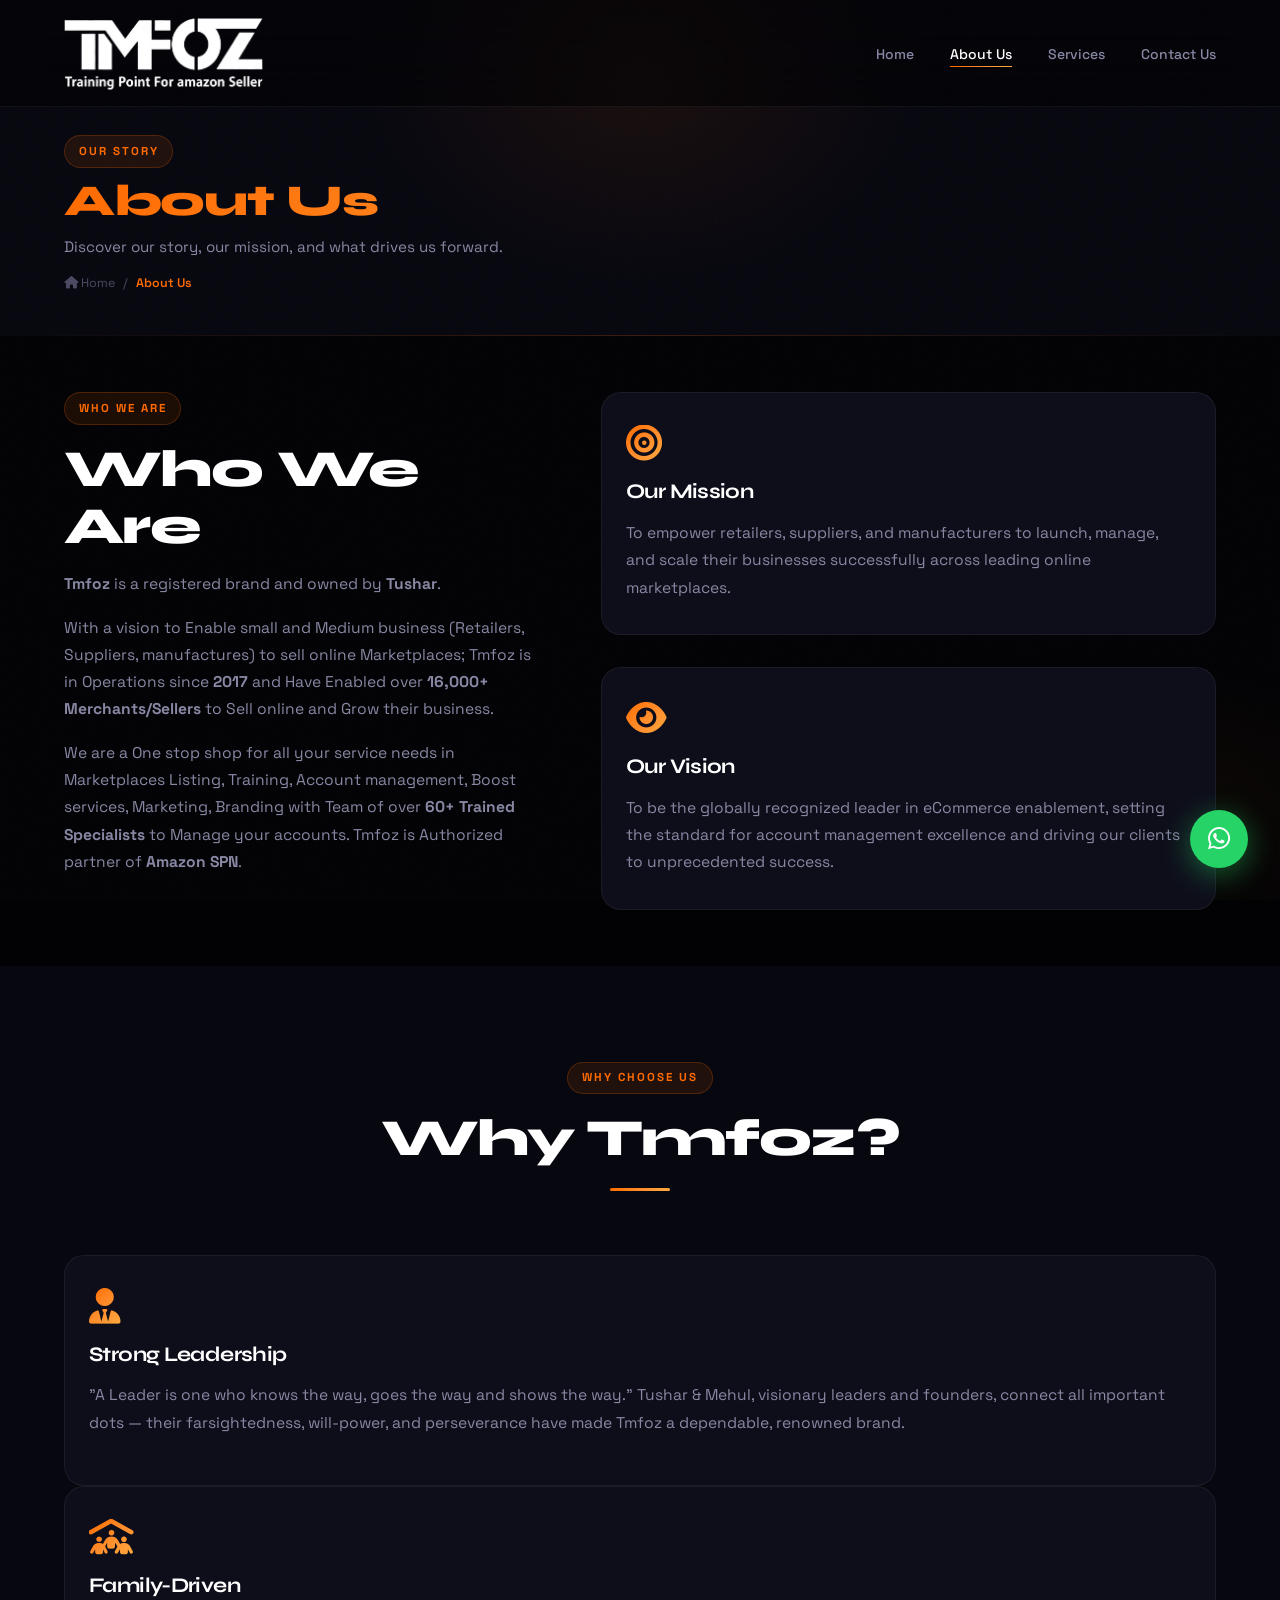
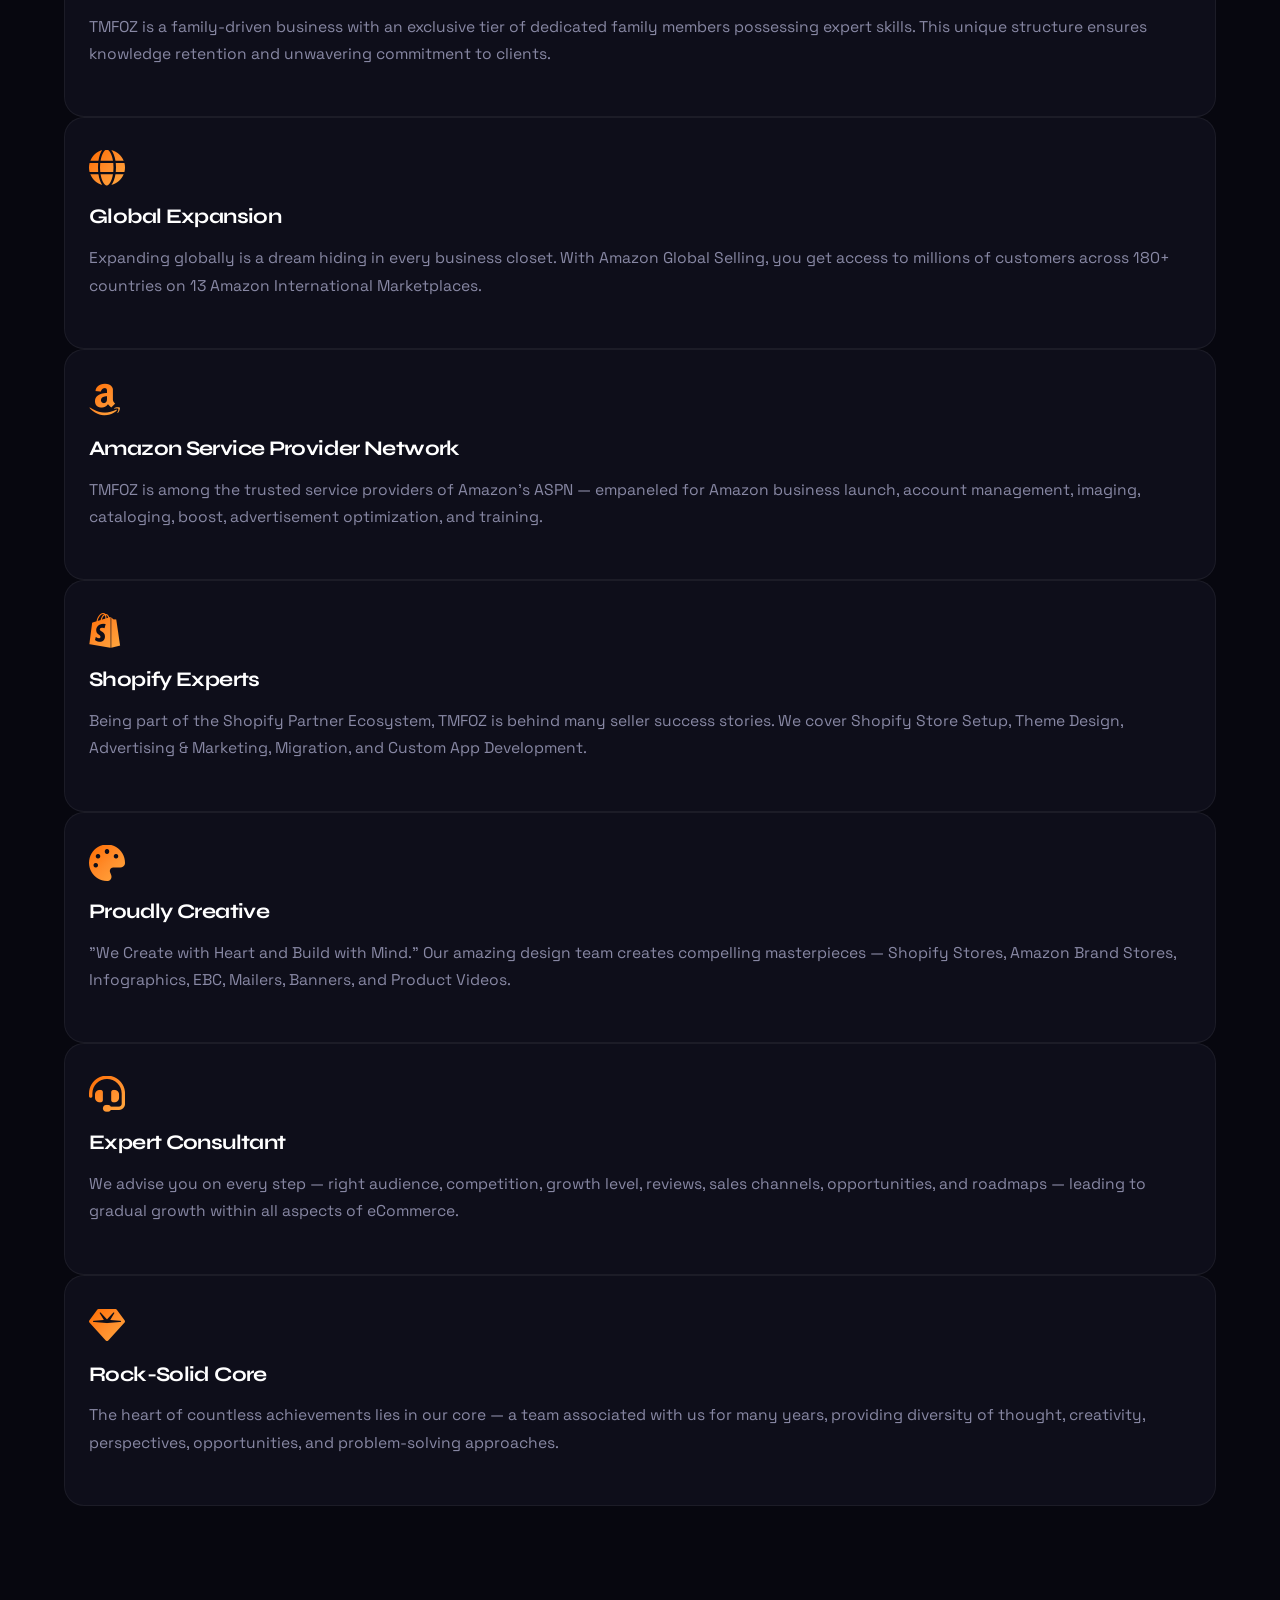
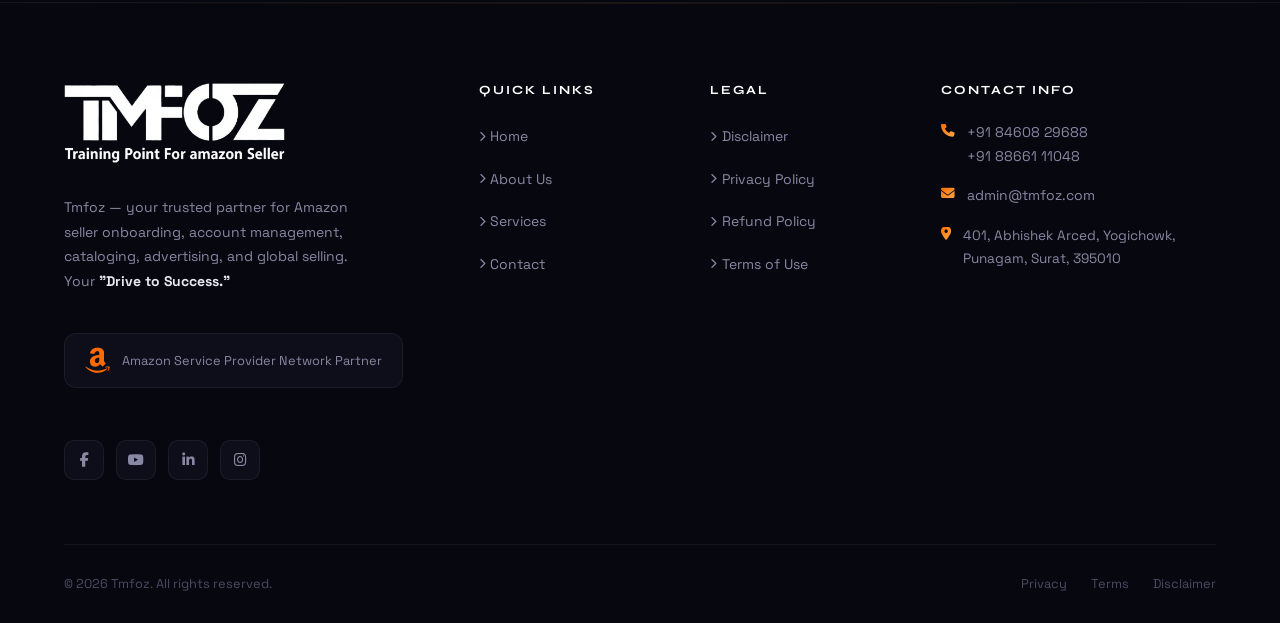
<file: about-us.html>
<!DOCTYPE html>
<html lang="en">

<head>
    <meta charset="UTF-8">
    <meta name="viewport" content="width=device-width, initial-scale=1.0">
    <title>About Us | Tmfoz</title>
    <meta name="description" content="Learn more about Tmfoz, our mission, vision, core values, and why over 16,000+ merchants trust us for Amazon success.">
    <link rel="stylesheet" href="css/style.css">
    <link rel="stylesheet" href="https://cdnjs.cloudflare.com/ajax/libs/font-awesome/6.4.0/css/all.min.css">
</head>

<body>

    <!-- Header -->
    <header id="main-header">
        <div class="container nav-container">
            <a href="index.html" class="logo">
                <img src="image/logo.webp" alt="Tmfoz" style="height: 72px; width: auto;">
            </a>
            <nav>
                <ul class="nav-links" id="nav-links">
                    <li><a href="index.html">Home</a></li>
                    <li><a href="about-us.html" class="active">About Us</a></li>
                    <li><a href="services.html">Services</a></li>
                    <li><a href="contact.html">Contact Us</a></li>
                </ul>
            </nav>
            <button class="mobile-menu-btn" id="mobile-menu-btn" aria-label="Toggle menu">
                <i class="fa-solid fa-bars"></i>
            </button>
        </div>
    </header>

    <!-- Page Header -->
    <div class="page-header">
        <div class="container">
            <span class="section-badge">Our Story</span>
            <h1>About Us</h1>
            <p>Discover our story, our mission, and what drives us forward.</p>
            <div class="breadcrumb">
                <a href="index.html"><i class="fa fa-home"></i> Home</a>
                <span>/</span>
                <span class="current">About Us</span>
            </div>
        </div>
    </div>

    <!-- About Content -->
    <section class="container" style="padding: 3.5rem 0;">
        <div class="contact-layout" style="gap: 4rem; align-items: start;">
            <div class="reveal">
                <span class="section-badge">Who We Are</span>
                <h2>Who We Are</h2>
                <p><strong>Tmfoz</strong> is a registered brand and owned by <strong>Tushar</strong>.</p>
                <p>With a vision to Enable small and Medium business (Retailers, Suppliers, manufactures) to sell online Marketplaces; Tmfoz is in Operations since <strong>2017</strong> and Have Enabled over <strong style="color: var(--text-main);">16,000+ Merchants/Sellers</strong> to Sell online and Grow their business.</p>
                <p>We are a One stop shop for all your service needs in Marketplaces Listing, Training, Account management, Boost services, Marketing, Branding with Team of over <strong style="color: var(--text-main);">60+ Trained Specialists</strong> to Manage your accounts. Tmfoz is Authorized partner of <strong>Amazon SPN</strong>.</p>
            </div>
            <div class="reveal">
                <div class="card" style="margin-bottom: 2rem;">
                    <i class="fa-solid fa-bullseye card-icon"></i>
                    <h3>Our Mission</h3>
                    <p style="margin-bottom: 0;">To empower retailers, suppliers, and manufacturers to launch, manage, and scale their businesses
                        successfully across leading online marketplaces.</p>
                </div>
                <div class="card">
                    <i class="fa-solid fa-eye card-icon"></i>
                    <h3>Our Vision</h3>
                    <p style="margin-bottom: 0;">To be the globally recognized leader in eCommerce enablement, setting the standard for account
                        management excellence and driving our clients to unprecedented success.</p>
                </div>
            </div>
        </div>
    </section>

    <!-- Why Tmfoz Section -->
    <section style="padding: 6rem 0; background: var(--black-2);">
        <div class="container">
            <div style="text-align: center; margin-bottom: 4rem;" class="reveal">
                <span class="section-badge">Why Choose Us</span>
                <h2>Why Tmfoz?</h2>
                <div class="section-divider"></div>
            </div>
            <div class="grid">
                <div class="card reveal">
                    <i class="fa-solid fa-user-tie card-icon"></i>
                    <h3 class="card-title">Strong Leadership</h3>
                    <p>"A Leader is one who knows the way, goes the way and shows the way." Tushar & Mehul, visionary leaders and founders, connect all important dots — their farsightedness, will-power, and perseverance have made Tmfoz a dependable, renowned brand.</p>
                </div>
                <div class="card reveal">
                    <i class="fa-solid fa-people-roof card-icon"></i>
                    <h3 class="card-title">Family-Driven</h3>
                    <p>TMFOZ is a family-driven business with an exclusive tier of dedicated family members possessing expert skills. This unique structure ensures knowledge retention and unwavering commitment to clients.</p>
                </div>
                <div class="card reveal">
                    <i class="fa-solid fa-globe card-icon"></i>
                    <h3 class="card-title">Global Expansion</h3>
                    <p>Expanding globally is a dream hiding in every business closet. With Amazon Global Selling, you get access to millions of customers across 180+ countries on 13 Amazon International Marketplaces.</p>
                </div>
                <div class="card reveal">
                    <i class="fa-brands fa-amazon card-icon"></i>
                    <h3 class="card-title">Amazon Service Provider Network</h3>
                    <p>TMFOZ is among the trusted service providers of Amazon's ASPN — empaneled for Amazon business launch, account management, imaging, cataloging, boost, advertisement optimization, and training.</p>
                </div>
                <div class="card reveal">
                    <i class="fa-brands fa-shopify card-icon"></i>
                    <h3 class="card-title">Shopify Experts</h3>
                    <p>Being part of the Shopify Partner Ecosystem, TMFOZ is behind many seller success stories. We cover Shopify Store Setup, Theme Design, Advertising & Marketing, Migration, and Custom App Development.</p>
                </div>
                <div class="card reveal">
                    <i class="fa-solid fa-palette card-icon"></i>
                    <h3 class="card-title">Proudly Creative</h3>
                    <p>"We Create with Heart and Build with Mind." Our amazing design team creates compelling masterpieces — Shopify Stores, Amazon Brand Stores, Infographics, EBC, Mailers, Banners, and Product Videos.</p>
                </div>
                <div class="card reveal">
                    <i class="fa-solid fa-headset card-icon"></i>
                    <h3 class="card-title">Expert Consultant</h3>
                    <p>We advise you on every step — right audience, competition, growth level, reviews, sales channels, opportunities, and roadmaps — leading to gradual growth within all aspects of eCommerce.</p>
                </div>
                <div class="card reveal">
                    <i class="fa-solid fa-gem card-icon"></i>
                    <h3 class="card-title">Rock-Solid Core</h3>
                    <p>The heart of countless achievements lies in our core — a team associated with us for many years, providing diversity of thought, creativity, perspectives, opportunities, and problem-solving approaches.</p>
                </div>
            </div>
        </div>
    </section>

    <!-- ===================== FOOTER ===================== -->
    <footer>
        <div class="container">
            <div class="footer-grid">
                <div class="footer-brand">
                    <img src="image/logo.webp" alt="Tmfoz" style="height: 80px; width: auto;">
                    <p>Tmfoz — your trusted partner for Amazon seller onboarding, account management, cataloging, advertising, and global selling. Your <strong style="color: var(--text-off);">"Drive to Success."</strong></p>
                    <div class="partner-badge">
                        <i class="fa-brands fa-amazon"></i>
                        <span>Amazon Service Provider Network Partner</span>
                    </div>
                    <div class="footer-social">
                        <a href="https://www.facebook.com/tmfoz.yogichowk.branch/" target="_blank" rel="noopener noreferrer" aria-label="Facebook"><i class="fa-brands fa-facebook-f"></i></a>
                        <a href="https://www.youtube.com/channel/UC8ucC4hw8E-HS0ZfLq2JB5w" target="_blank" rel="noopener noreferrer" aria-label="YouTube"><i class="fa-brands fa-youtube"></i></a>
                        <a href="#" aria-label="LinkedIn"><i class="fa-brands fa-linkedin-in"></i></a>
                        <a href="https://www.instagram.com/tmfozsimada/" target="_blank" rel="noopener noreferrer" aria-label="Instagram"><i class="fa-brands fa-instagram"></i></a>
                    </div>
                </div>
                <div class="footer-col">
                    <h5>Quick Links</h5>
                    <ul class="footer-links">
                        <li><a href="index.html"><i class="fa-solid fa-chevron-right" style="font-size: 0.65rem;"></i> Home</a></li>
                        <li><a href="about-us.html"><i class="fa-solid fa-chevron-right" style="font-size: 0.65rem;"></i> About Us</a></li>
                        <li><a href="services.html"><i class="fa-solid fa-chevron-right" style="font-size: 0.65rem;"></i> Services</a></li>
                        <li><a href="contact.html"><i class="fa-solid fa-chevron-right" style="font-size: 0.65rem;"></i> Contact</a></li>
                    </ul>
                </div>
                <div class="footer-col">
                    <h5>Legal</h5>
                    <ul class="footer-links">
                        <li><a href="disclaimer.html"><i class="fa-solid fa-chevron-right" style="font-size: 0.65rem;"></i> Disclaimer</a></li>
                        <li><a href="privacy-policy.html"><i class="fa-solid fa-chevron-right" style="font-size: 0.65rem;"></i> Privacy Policy</a></li>
                        <li><a href="refund-policy.html"><i class="fa-solid fa-chevron-right" style="font-size: 0.65rem;"></i> Refund Policy</a></li>
                        <li><a href="terms-use.html"><i class="fa-solid fa-chevron-right" style="font-size: 0.65rem;"></i> Terms of Use</a></li>
                    </ul>
                </div>
                <div class="footer-col">
                    <h5>Contact Info</h5>
                    <ul class="footer-links footer-contact">
                        <li><i class="fa-solid fa-phone"></i><div><a href="tel:+918460829688" style="color: inherit;">+91 84608 29688</a><br><a href="tel:+918866111048" style="color: inherit;">+91 88661 11048</a></div></li>
                        <li><i class="fa-solid fa-envelope"></i><a href="mailto:admin@tmfoz.com" style="color: inherit;">admin@tmfoz.com</a></li>
                        <li><i class="fa-solid fa-location-dot"></i><div>401, Abhishek Arced, Yogichowk, Punagam, Surat, 395010</div></li>
                    </ul>
                </div>
            </div>
            <div class="footer-bottom">
                <span>&copy; 2026 Tmfoz. All rights reserved.</span>
                <div class="footer-bottom-links">
                    <a href="privacy-policy.html">Privacy</a>
                    <a href="terms-use.html">Terms</a>
                    <a href="disclaimer.html">Disclaimer</a>
                </div>
            </div>
        </div>
    </footer>

    <!-- WhatsApp Float -->
    <a href="https://wa.me/918460829688" target="_blank" rel="noopener noreferrer" class="whatsapp-float" aria-label="Chat on WhatsApp">
        <i class="fa-brands fa-whatsapp"></i>
    </a>

    <!-- Back to Top -->
    <button id="back-to-top" aria-label="Back to top"><i class="fa-solid fa-arrow-up"></i></button>

    <script src="js/script.js"></script>
</body>

</html>
</file>
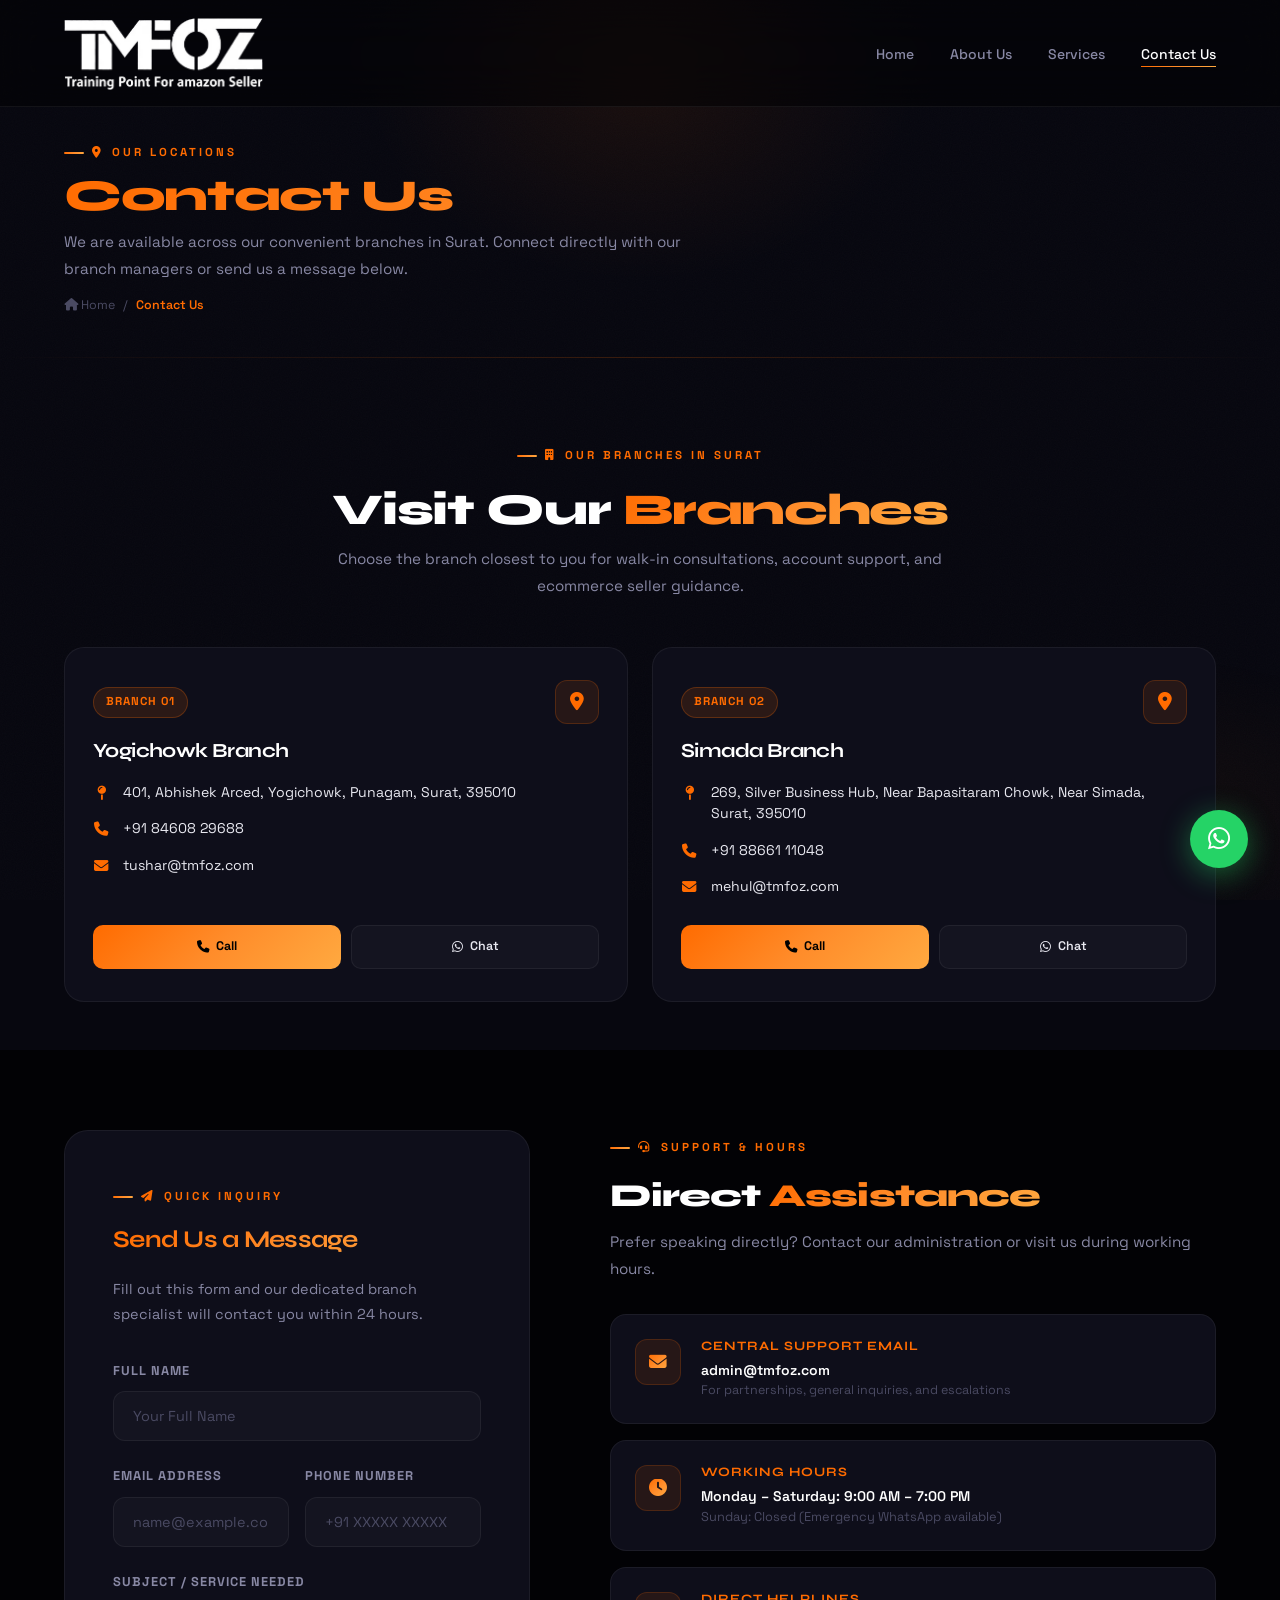
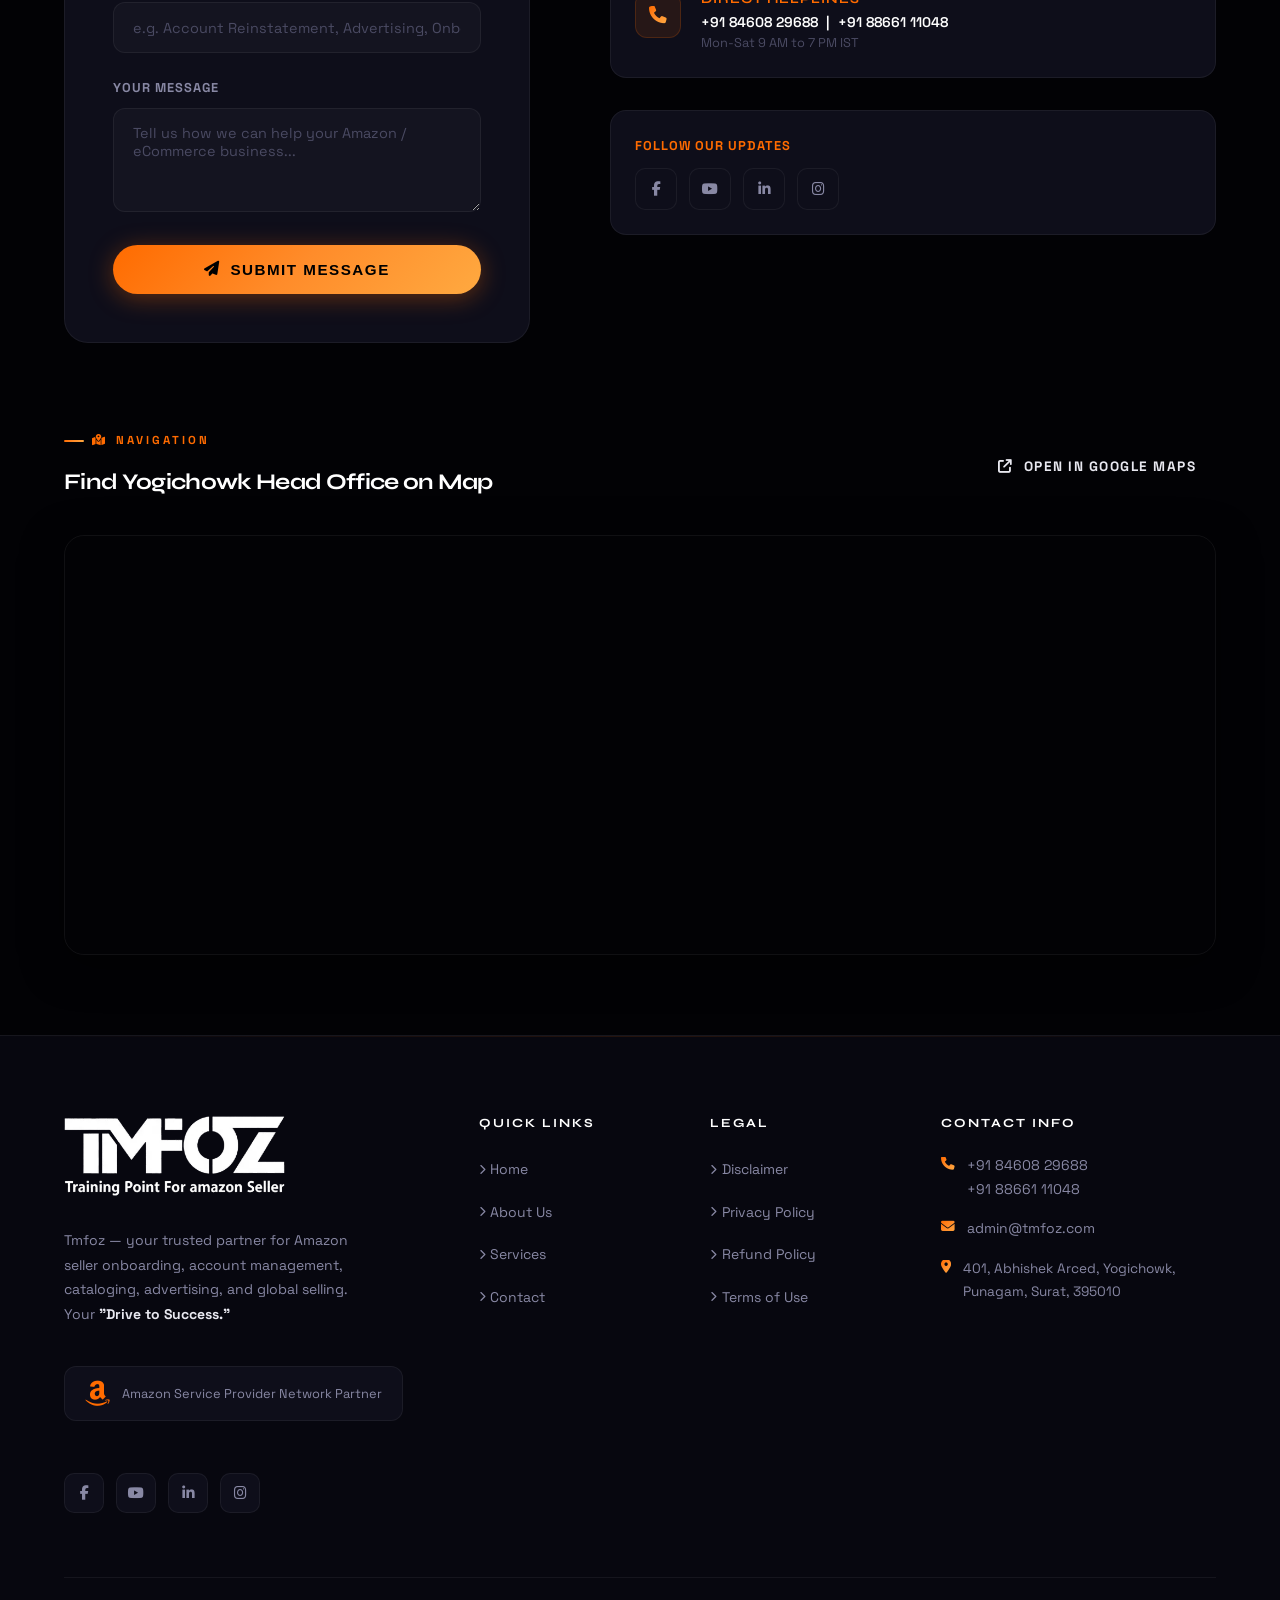
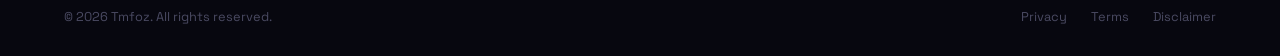
<file: contact.html>
<!DOCTYPE html>
<html lang="en">

<head>
    <meta charset="UTF-8">
    <meta name="viewport" content="width=device-width, initial-scale=1.0">
    <title>Contact Us — Branches in Surat | Tmfoz</title>
    <meta name="description"
        content="Contact Tmfoz. Visit our branches in Surat (Yogichowk, Simada) or get in touch for Amazon seller services.">
    <link rel="stylesheet" href="css/style.css">
    <link rel="stylesheet" href="https://cdnjs.cloudflare.com/ajax/libs/font-awesome/6.4.0/css/all.min.css">
</head>

<body>

    <!-- Header -->
    <header id="main-header">
        <div class="container nav-container">
            <a href="index.html" class="logo">
                <img src="image/logo.webp" alt="Tmfoz" style="height: 72px; width: auto;">
            </a>
            <nav>
                <ul class="nav-links" id="nav-links">
                    <li><a href="index.html">Home</a></li>
                    <li><a href="about-us.html">About Us</a></li>
                    <li><a href="services.html">Services</a></li>
                    <li><a href="contact.html" class="active">Contact Us</a></li>
                </ul>
            </nav>
            <button class="mobile-menu-btn" id="mobile-menu-btn" aria-label="Toggle menu">
                <i class="fa-solid fa-bars"></i>
            </button>
        </div>
    </header>

    <!-- Page Header -->
    <div class="page-header">
        <div class="container">
            <span class="label"><i class="fa-solid fa-location-dot"></i> Our Locations</span>
            <h1>Contact Us</h1>
            <p>We are available across our convenient branches in Surat. Connect directly with our branch managers or
                send us a message below.</p>
            <div class="breadcrumb">
                <a href="index.html"><i class="fa fa-home"></i> Home</a>
                <span>/</span>
                <span class="current">Contact Us</span>
            </div>
        </div>
    </div>

    <!-- ===================== BRANCHES SHOWCASE ===================== -->
    <section style="padding: 5rem 0 3rem; background: var(--black-2);">
        <div class="container">
            <div style="text-align: center; max-width: 650px; margin: 0 auto 3rem;" class="reveal">
                <span class="label"><i class="fa-solid fa-building"></i> Our Branches In Surat</span>
                <h2 style="font-size: clamp(2rem, 3.5vw, 2.75rem); margin-bottom: 0.75rem;">Visit Our <span
                        style="background: var(--grad-main); -webkit-background-clip: text; -webkit-text-fill-color: transparent;">Branches</span>
                </h2>
                <p style="color: var(--text-muted); font-size: 0.95rem;">Choose the branch closest to you for walk-in
                    consultations, account support, and ecommerce seller guidance.</p>
            </div>

            <div class="branches-grid">
                <!-- Branch 1: Yogichowk -->
                <div class="branch-card reveal">
                    <div>
                        <div class="branch-header">
                            <span class="branch-badge">Branch 01</span>
                            <div class="branch-icon"><i class="fa-solid fa-location-dot"></i></div>
                        </div>
                        <h3 class="branch-title">Yogichowk Branch</h3>
                        <div class="branch-details">
                            <div class="branch-detail-row">
                                <i class="fa-solid fa-map-pin"></i>
                                <div>401, Abhishek Arced, Yogichowk, Punagam, Surat, 395010</div>
                            </div>
                            <div class="branch-detail-row">
                                <i class="fa-solid fa-phone"></i>
                                <div><a href="tel:+918460829688">+91 84608 29688</a></div>
                            </div>
                            <div class="branch-detail-row">
                                <i class="fa-solid fa-envelope"></i>
                                <div><a href="mailto:tushar@tmfoz.com">tushar@tmfoz.com</a></div>
                            </div>
                        </div>
                    </div>
                    <div class="branch-actions">
                        <a href="tel:+918460829688" class="branch-btn branch-btn-primary">
                            <i class="fa-solid fa-phone"></i> Call
                        </a>
                        <a href="https://wa.me/918460829688" target="_blank" rel="noopener noreferrer"
                            class="branch-btn">
                            <i class="fa-brands fa-whatsapp"></i> Chat
                        </a>
                    </div>
                </div>

                <!-- Branch 2: Simada -->
                <div class="branch-card reveal" style="transition-delay: 0.1s;">
                    <div>
                        <div class="branch-header">
                            <span class="branch-badge">Branch 02</span>
                            <div class="branch-icon"><i class="fa-solid fa-location-dot"></i></div>
                        </div>
                        <h3 class="branch-title">Simada Branch</h3>
                        <div class="branch-details">
                            <div class="branch-detail-row">
                                <i class="fa-solid fa-map-pin"></i>
                                <div>269, Silver Business Hub, Near Bapasitaram Chowk, Near Simada, Surat, 395010</div>
                            </div>
                            <div class="branch-detail-row">
                                <i class="fa-solid fa-phone"></i>
                                <div><a href="tel:+918866111048">+91 88661 11048</a></div>
                            </div>
                            <div class="branch-detail-row">
                                <i class="fa-solid fa-envelope"></i>
                                <div><a href="mailto:mehul@tmfoz.com">mehul@tmfoz.com</a></div>
                            </div>
                        </div>
                    </div>
                    <div class="branch-actions">
                        <a href="tel:+918866111048" class="branch-btn branch-btn-primary">
                            <i class="fa-solid fa-phone"></i> Call
                        </a>
                        <a href="https://wa.me/918866111048" target="_blank" rel="noopener noreferrer"
                            class="branch-btn">
                            <i class="fa-brands fa-whatsapp"></i> Chat
                        </a>
                    </div>
                </div>

            </div>
        </div>
    </section>

    <!-- ===================== CONTACT FORM & SUPPORT ===================== -->
    <section class="container" style="padding: 5rem 0;">
        <div class="contact-layout">
            <!-- Contact Form -->
            <div class="contact-form-wrap reveal">
                <span class="label"><i class="fa-solid fa-paper-plane"></i> Quick Inquiry</span>
                <h3 style="margin-bottom: 1.5rem;">Send Us a Message</h3>
                <p style="color: var(--text-muted); font-size: 0.9rem; margin-bottom: 2rem;">Fill out this form and our
                    dedicated branch specialist will contact you within 24 hours.</p>

                <form action="#" method="POST">
                    <div class="form-group">
                        <label for="name">Full Name</label>
                        <input type="text" id="name" name="name" required placeholder="Your Full Name">
                    </div>

                    <div style="display: grid; grid-template-columns: 1fr 1fr; gap: 1rem;">
                        <div class="form-group">
                            <label for="email">Email Address</label>
                            <input type="email" id="email" name="email" required placeholder="name@example.com">
                        </div>
                        <div class="form-group">
                            <label for="phone">Phone Number</label>
                            <input type="tel" id="phone" name="phone" required placeholder="+91 XXXXX XXXXX">
                        </div>
                    </div>

                    <div class="form-group">
                        <label for="subject">Subject / Service Needed</label>
                        <input type="text" id="subject" name="subject" required
                            placeholder="e.g. Account Reinstatement, Advertising, Onboarding">
                    </div>

                    <div class="form-group">
                        <label for="message">Your Message</label>
                        <textarea id="message" name="message" rows="4" required
                            placeholder="Tell us how we can help your Amazon / eCommerce business..."></textarea>
                    </div>

                    <button type="submit" class="btn btn-primary"
                        style="width: 100%; justify-content: center; font-size: 0.95rem; cursor: pointer;">
                        <i class="fa-solid fa-paper-plane"></i> Submit Message
                    </button>
                </form>
            </div>

            <!-- General Support & Working Hours -->
            <div class="reveal" style="transition-delay: 0.15s;">
                <span class="label"><i class="fa-solid fa-headset"></i> Support & Hours</span>
                <h2 style="font-size: 2rem; margin-bottom: 1rem;">Direct <span
                        style="background: var(--grad-main); -webkit-background-clip: text; -webkit-text-fill-color: transparent;">Assistance</span>
                </h2>
                <p style="color: var(--text-muted); font-size: 0.95rem; margin-bottom: 2rem;">Prefer speaking directly?
                    Contact our administration or visit us during working hours.</p>

                <div class="contact-info-block">
                    <div class="contact-info-icon"><i class="fa-solid fa-envelope"></i></div>
                    <div class="contact-info-text">
                        <h4>Central Support Email</h4>
                        <p><a href="mailto:admin@tmfoz.com"
                                style="color: var(--text-white); font-weight: 600; text-decoration: none;">admin@tmfoz.com</a>
                        </p>
                        <p style="color: var(--text-dim); font-size: 0.78rem;">For partnerships, general inquiries, and
                            escalations</p>
                    </div>
                </div>

                <div class="contact-info-block">
                    <div class="contact-info-icon"><i class="fa-solid fa-clock"></i></div>
                    <div class="contact-info-text">
                        <h4>Working Hours</h4>
                        <p style="color: var(--text-white); font-weight: 600;">Monday – Saturday: 9:00 AM – 7:00 PM</p>
                        <p style="color: var(--text-dim); font-size: 0.8rem;">Sunday: Closed (Emergency WhatsApp
                            available)</p>
                    </div>
                </div>

                <div class="contact-info-block">
                    <div class="contact-info-icon"><i class="fa-solid fa-phone"></i></div>
                    <div class="contact-info-text">
                        <h4>Direct Helplines</h4>
                        <p style="color: var(--text-white); font-weight: 600;">
                            <a href="tel:+918460829688" style="color: inherit;">+91 84608 29688</a> &nbsp;|&nbsp;
                            <a href="tel:+918866111048" style="color: inherit;">+91 88661 11048</a>
                        </p>
                        <p style="color: var(--text-dim); font-size: 0.8rem;">Mon-Sat 9 AM to 7 PM IST</p>
                    </div>
                </div>

                <div
                    style="margin-top: 2rem; padding: 1.5rem; background: var(--black-3); border: 1px solid var(--border-soft); border-radius: 16px;">
                    <div
                        style="font-size: 0.8rem; font-weight: 700; text-transform: uppercase; letter-spacing: 1px; color: var(--orange); margin-bottom: 0.75rem;">
                        Follow Our Updates</div>
                    <div class="social-links" style="margin-top: 0;">
                        <a href="https://www.facebook.com/tmfoz.yogichowk.branch/" target="_blank"
                            rel="noopener noreferrer" aria-label="Facebook"><i class="fa-brands fa-facebook-f"></i></a>
                        <a href="https://www.youtube.com/channel/UC8ucC4hw8E-HS0ZfLq2JB5w" target="_blank"
                            rel="noopener noreferrer" aria-label="YouTube"><i class="fa-brands fa-youtube"></i></a>
                        <a href="#" aria-label="LinkedIn"><i class="fa-brands fa-linkedin-in"></i></a>
                        <a href="https://www.instagram.com/tmfozsimada/" target="_blank" rel="noopener noreferrer"
                            aria-label="Instagram"><i class="fa-brands fa-instagram"></i></a>
                    </div>
                </div>
            </div>
        </div>

        <!-- ===================== GOOGLE MAP EMBED ===================== -->
        <div style="margin-top: 5rem;" class="reveal">
            <div
                style="display: flex; justify-content: space-between; align-items: center; margin-bottom: 1.5rem; flex-wrap: wrap; gap: 1rem;">
                <div>
                    <span class="label"><i class="fa-solid fa-map-location-dot"></i> Navigation</span>
                    <h3 style="font-size: 1.4rem; color: var(--text-white);">Find Yogichowk Head Office on Map</h3>
                </div>
                <a href="https://maps.google.com/?q=401+Abhishek+Arcade+Yogichowk+Punagam+Surat+395010" target="_blank"
                    rel="noopener noreferrer" class="btn btn-outline"
                    style="font-size: 0.85rem; padding: 0.6rem 1.25rem;">
                    <i class="fa-solid fa-arrow-up-right-from-square"></i> Open in Google Maps
                </a>
            </div>
            <div
                style="height: 420px; border-radius: 20px; overflow: hidden; border: 1px solid var(--border-soft); box-shadow: 0 10px 40px rgba(0,0,0,0.5);">
                <iframe width="100%" height="100%" frameborder="0" scrolling="no" marginheight="0" marginwidth="0"
                    src="https://maps.google.com/maps?q=401%2C%20Abhishek%20arcade%2C%20Yogichowk%2C%20Punagam%2C%20Surat%2C%20Gujarat%20395010&t=&z=15&ie=UTF8&iwloc=&output=embed"
                    title="Tmfoz Yogichowk Branch Location" style="border:0;" allowfullscreen="" loading="lazy">
                </iframe>
            </div>
        </div>
    </section>

    <!-- ===================== FOOTER ===================== -->
    <footer>
        <div class="container">
            <div class="footer-grid">
                <div class="footer-brand">
                    <img src="image/logo.webp" alt="Tmfoz" style="height: 80px; width: auto;">
                    <p>Tmfoz — your trusted partner for Amazon seller onboarding, account management, cataloging,
                        advertising, and global selling. Your <strong style="color: var(--text-off);">"Drive to
                            Success."</strong></p>
                    <div class="partner-badge">
                        <i class="fa-brands fa-amazon"></i>
                        <span>Amazon Service Provider Network Partner</span>
                    </div>
                    <div class="footer-social">
                        <a href="https://www.facebook.com/tmfoz.yogichowk.branch/" target="_blank"
                            rel="noopener noreferrer" aria-label="Facebook"><i class="fa-brands fa-facebook-f"></i></a>
                        <a href="https://www.youtube.com/channel/UC8ucC4hw8E-HS0ZfLq2JB5w" target="_blank"
                            rel="noopener noreferrer" aria-label="YouTube"><i class="fa-brands fa-youtube"></i></a>
                        <a href="#" aria-label="LinkedIn"><i class="fa-brands fa-linkedin-in"></i></a>
                        <a href="https://www.instagram.com/tmfozsimada/" target="_blank" rel="noopener noreferrer"
                            aria-label="Instagram"><i class="fa-brands fa-instagram"></i></a>
                    </div>
                </div>
                <div class="footer-col">
                    <h5>Quick Links</h5>
                    <ul class="footer-links">
                        <li><a href="index.html"><i class="fa-solid fa-chevron-right" style="font-size: 0.65rem;"></i>
                                Home</a></li>
                        <li><a href="about-us.html"><i class="fa-solid fa-chevron-right"
                                    style="font-size: 0.65rem;"></i> About Us</a></li>
                        <li><a href="services.html"><i class="fa-solid fa-chevron-right"
                                    style="font-size: 0.65rem;"></i> Services</a></li>
                        <li><a href="contact.html"><i class="fa-solid fa-chevron-right" style="font-size: 0.65rem;"></i>
                                Contact</a></li>
                    </ul>
                </div>
                <div class="footer-col">
                    <h5>Legal</h5>
                    <ul class="footer-links">
                        <li><a href="disclaimer.html"><i class="fa-solid fa-chevron-right"
                                    style="font-size: 0.65rem;"></i> Disclaimer</a></li>
                        <li><a href="privacy-policy.html"><i class="fa-solid fa-chevron-right"
                                    style="font-size: 0.65rem;"></i> Privacy Policy</a></li>
                        <li><a href="refund-policy.html"><i class="fa-solid fa-chevron-right"
                                    style="font-size: 0.65rem;"></i> Refund Policy</a></li>
                        <li><a href="terms-use.html"><i class="fa-solid fa-chevron-right"
                                    style="font-size: 0.65rem;"></i> Terms of Use</a></li>
                    </ul>
                </div>
                <div class="footer-col">
                    <h5>Contact Info</h5>
                    <ul class="footer-links footer-contact">
                        <li><i class="fa-solid fa-phone"></i>
                            <div><a href="tel:+918460829688" style="color: inherit;">+91 84608 29688</a><br><a
                                    href="tel:+918866111048" style="color: inherit;">+91 88661 11048</a></div>
                        </li>
                        <li><i class="fa-solid fa-envelope"></i><a href="mailto:admin@tmfoz.com"
                                style="color: inherit;">admin@tmfoz.com</a></li>
                        <li><i class="fa-solid fa-location-dot"></i>
                            <div>401, Abhishek Arced, Yogichowk, Punagam, Surat, 395010</div>
                        </li>
                    </ul>
                </div>
            </div>
            <div class="footer-bottom">
                <span>&copy; 2026 Tmfoz. All rights reserved.</span>
                <div class="footer-bottom-links">
                    <a href="privacy-policy.html">Privacy</a>
                    <a href="terms-use.html">Terms</a>
                    <a href="disclaimer.html">Disclaimer</a>
                </div>
            </div>
        </div>
    </footer>

    <!-- WhatsApp Float -->
    <a href="https://wa.me/918460829688" target="_blank" rel="noopener noreferrer" class="whatsapp-float"
        aria-label="Chat on WhatsApp">
        <i class="fa-brands fa-whatsapp"></i>
    </a>

    <!-- Back to Top -->
    <button id="back-to-top" aria-label="Back to top"><i class="fa-solid fa-arrow-up"></i></button>

    <script src="js/script.js"></script>
</body>

</html>
</file>
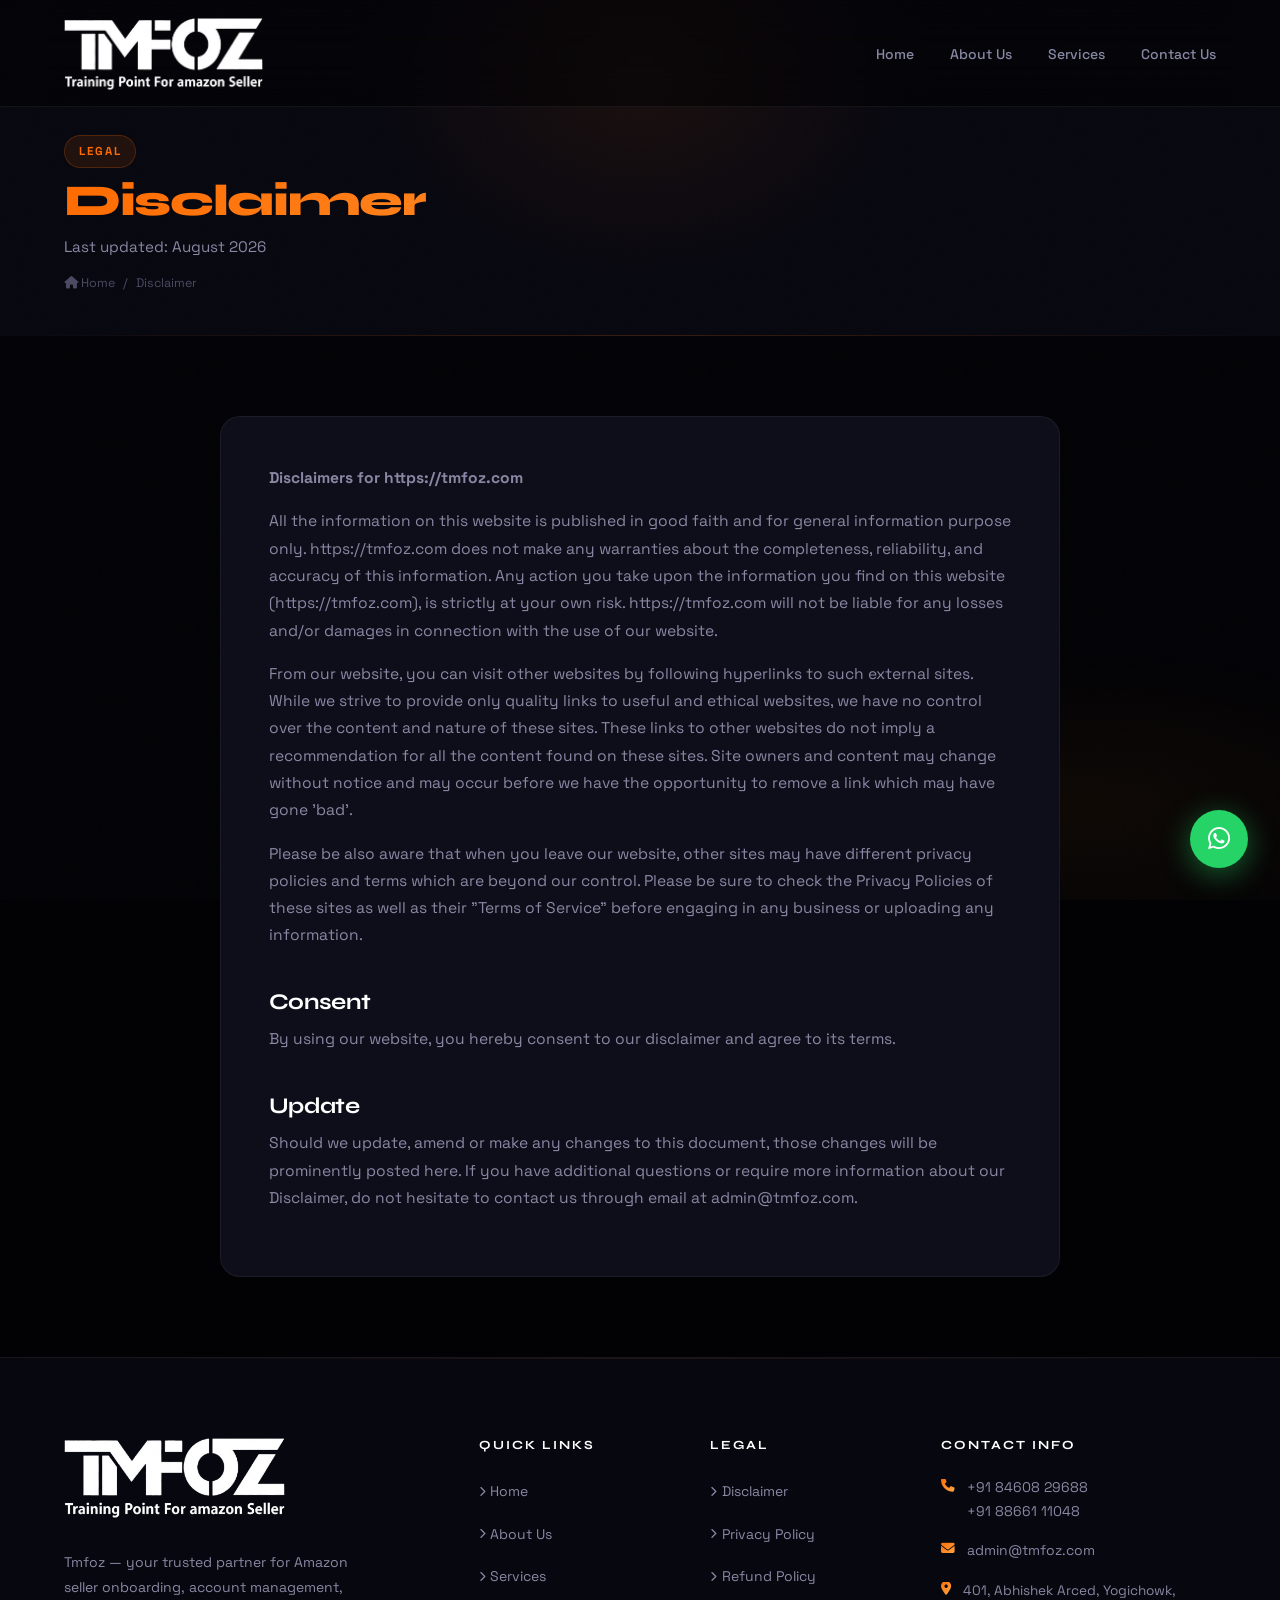
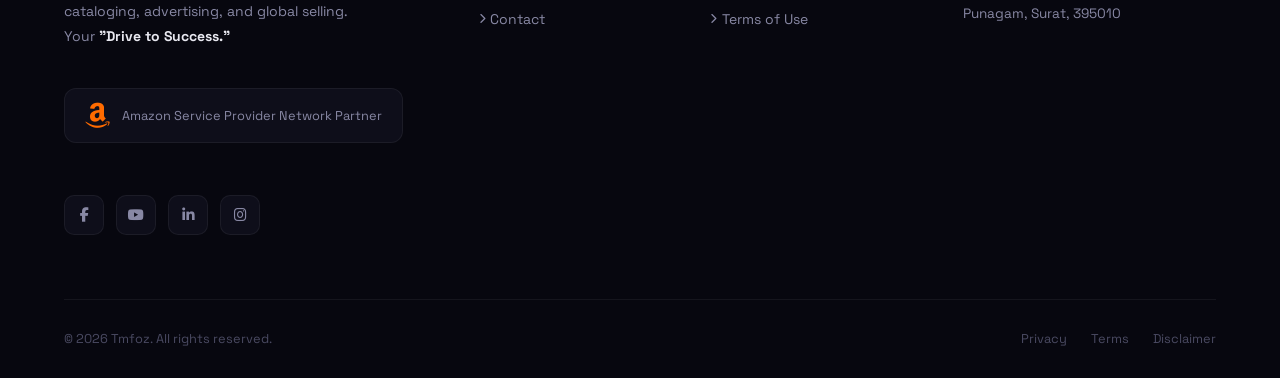
<file: disclaimer.html>
<!DOCTYPE html>
<html lang="en">

<head>
    <meta charset="UTF-8">
    <meta name="viewport" content="width=device-width, initial-scale=1.0">
    <title>Disclaimer | Tmfoz</title>
    <meta name="description" content="Disclaimer for Tmfoz website and services.">
    <link rel="stylesheet" href="css/style.css">
    <link rel="stylesheet" href="https://cdnjs.cloudflare.com/ajax/libs/font-awesome/6.4.0/css/all.min.css">
</head>

<body>

    <!-- Header -->
    <header id="main-header">
        <div class="container nav-container">
            <a href="index.html" class="logo">
                <img src="image/logo.webp" alt="Tmfoz" style="height: 72px; width: auto;">
            </a>
            <nav>
                <ul class="nav-links" id="nav-links">
                    <li><a href="index.html">Home</a></li>
                    <li><a href="about-us.html">About Us</a></li>
                    <li><a href="services.html">Services</a></li>
                    <li><a href="contact.html">Contact Us</a></li>
                </ul>
            </nav>
            <button class="mobile-menu-btn" id="mobile-menu-btn" aria-label="Toggle menu">
                <i class="fa-solid fa-bars"></i>
            </button>
        </div>
    </header>

    <!-- Page Header -->
    <div class="page-header">
        <div class="container">
            <span class="section-badge">Legal</span>
            <h1>Disclaimer</h1>
            <p>Last updated: August 2026</p>
            <div class="breadcrumb">
                <a href="index.html"><i class="fa fa-home"></i> Home</a>
                <span>/</span>
                <span style="color: var(--accent-1);">Disclaimer</span>
            </div>
        </div>
    </div>

    <!-- Text Content -->
    <section class="container" style="padding: 5rem 0;">
        <div class="text-content">
            <div class="card" style="padding: 3rem;">
                <p><strong style="color: var(--text-main);">Disclaimers for https://tmfoz.com</strong></p>
                <p>All the information on this website is published in good faith and for general information purpose
                    only. https://tmfoz.com does not make any warranties about the completeness, reliability,
                    and accuracy of this information. Any action you take upon the information you find on this website
                    (https://tmfoz.com), is strictly at your own risk. https://tmfoz.com will not
                    be liable for any losses and/or damages in connection with the use of our website.</p>
                <p>From our website, you can visit other websites by following hyperlinks to such external sites. While
                    we strive to provide only quality links to useful and ethical websites, we have no control over the
                    content and nature of these sites. These links to other websites do not imply a recommendation for
                    all the content found on these sites. Site owners and content may change without notice and may
                    occur before we have the opportunity to remove a link which may have gone 'bad'.</p>
                <p>Please be also aware that when you leave our website, other sites may have different privacy policies
                    and terms which are beyond our control. Please be sure to check the Privacy Policies of these sites
                    as well as their "Terms of Service" before engaging in any business or uploading any information.</p>
                <h2>Consent</h2>
                <p>By using our website, you hereby consent to our disclaimer and agree to its terms.</p>
                <h2>Update</h2>
                <p>Should we update, amend or make any changes to this document, those changes will be prominently
                    posted here. If you have additional questions or require more information about our Disclaimer, do
                    not hesitate to contact us through email at <a href="mailto:admin@tmfoz.com" style="color: var(--accent-1);">admin@tmfoz.com</a>.</p>
            </div>
        </div>
    </section>

    <!-- ===================== FOOTER ===================== -->
    <footer>
        <div class="container">
            <div class="footer-grid">
                <div class="footer-brand">
                    <img src="image/logo.webp" alt="Tmfoz" style="height: 80px; width: auto;">
                    <p>Tmfoz — your trusted partner for Amazon seller onboarding, account management, cataloging, advertising, and global selling. Your <strong style="color: var(--text-off);">"Drive to Success."</strong></p>
                    <div class="partner-badge">
                        <i class="fa-brands fa-amazon"></i>
                        <span>Amazon Service Provider Network Partner</span>
                    </div>
                    <div class="footer-social">
                        <a href="https://www.facebook.com/tmfoz.yogichowk.branch/" target="_blank" rel="noopener noreferrer" aria-label="Facebook"><i class="fa-brands fa-facebook-f"></i></a>
                        <a href="https://www.youtube.com/channel/UC8ucC4hw8E-HS0ZfLq2JB5w" target="_blank" rel="noopener noreferrer" aria-label="YouTube"><i class="fa-brands fa-youtube"></i></a>
                        <a href="#" aria-label="LinkedIn"><i class="fa-brands fa-linkedin-in"></i></a>
                        <a href="https://www.instagram.com/tmfozsimada/" target="_blank" rel="noopener noreferrer" aria-label="Instagram"><i class="fa-brands fa-instagram"></i></a>
                    </div>
                </div>
                <div class="footer-col">
                    <h5>Quick Links</h5>
                    <ul class="footer-links">
                        <li><a href="index.html"><i class="fa-solid fa-chevron-right" style="font-size: 0.65rem;"></i> Home</a></li>
                        <li><a href="about-us.html"><i class="fa-solid fa-chevron-right" style="font-size: 0.65rem;"></i> About Us</a></li>
                        <li><a href="services.html"><i class="fa-solid fa-chevron-right" style="font-size: 0.65rem;"></i> Services</a></li>
                        <li><a href="contact.html"><i class="fa-solid fa-chevron-right" style="font-size: 0.65rem;"></i> Contact</a></li>
                    </ul>
                </div>
                <div class="footer-col">
                    <h5>Legal</h5>
                    <ul class="footer-links">
                        <li><a href="disclaimer.html"><i class="fa-solid fa-chevron-right" style="font-size: 0.65rem;"></i> Disclaimer</a></li>
                        <li><a href="privacy-policy.html"><i class="fa-solid fa-chevron-right" style="font-size: 0.65rem;"></i> Privacy Policy</a></li>
                        <li><a href="refund-policy.html"><i class="fa-solid fa-chevron-right" style="font-size: 0.65rem;"></i> Refund Policy</a></li>
                        <li><a href="terms-use.html"><i class="fa-solid fa-chevron-right" style="font-size: 0.65rem;"></i> Terms of Use</a></li>
                    </ul>
                </div>
                <div class="footer-col">
                    <h5>Contact Info</h5>
                    <ul class="footer-links footer-contact">
                        <li><i class="fa-solid fa-phone"></i><div><a href="tel:+918460829688" style="color: inherit;">+91 84608 29688</a><br><a href="tel:+918866111048" style="color: inherit;">+91 88661 11048</a></div></li>
                        <li><i class="fa-solid fa-envelope"></i><a href="mailto:admin@tmfoz.com" style="color: inherit;">admin@tmfoz.com</a></li>
                        <li><i class="fa-solid fa-location-dot"></i><div>401, Abhishek Arced, Yogichowk, Punagam, Surat, 395010</div></li>
                    </ul>
                </div>
            </div>
            <div class="footer-bottom">
                <span>&copy; 2026 Tmfoz. All rights reserved.</span>
                <div class="footer-bottom-links">
                    <a href="privacy-policy.html">Privacy</a>
                    <a href="terms-use.html">Terms</a>
                    <a href="disclaimer.html">Disclaimer</a>
                </div>
            </div>
        </div>
    </footer>

    <!-- WhatsApp Float -->
    <a href="https://wa.me/918460829688" target="_blank" rel="noopener noreferrer" class="whatsapp-float" aria-label="Chat on WhatsApp">
        <i class="fa-brands fa-whatsapp"></i>
    </a>

    <!-- Back to Top -->
    <button id="back-to-top" aria-label="Back to top"><i class="fa-solid fa-arrow-up"></i></button>

    <script src="js/script.js"></script>
</body>

</html>
</file>
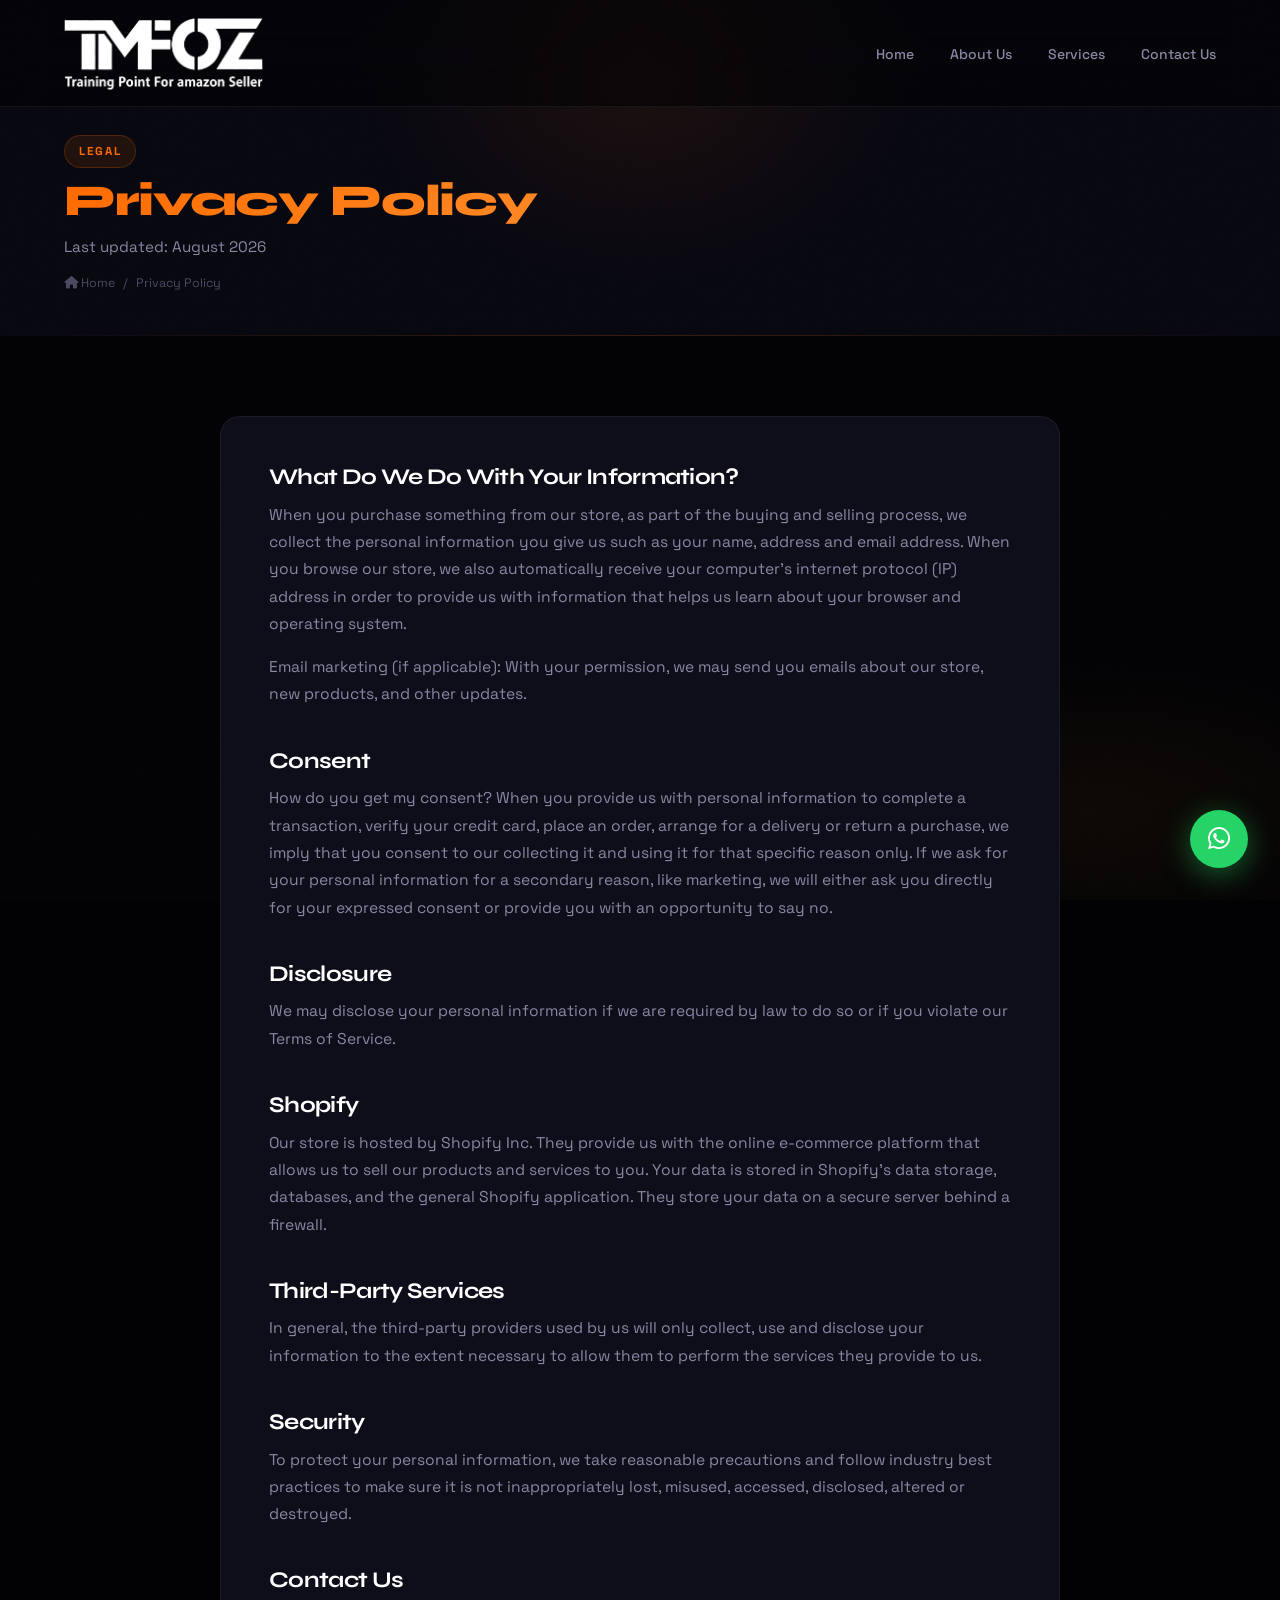
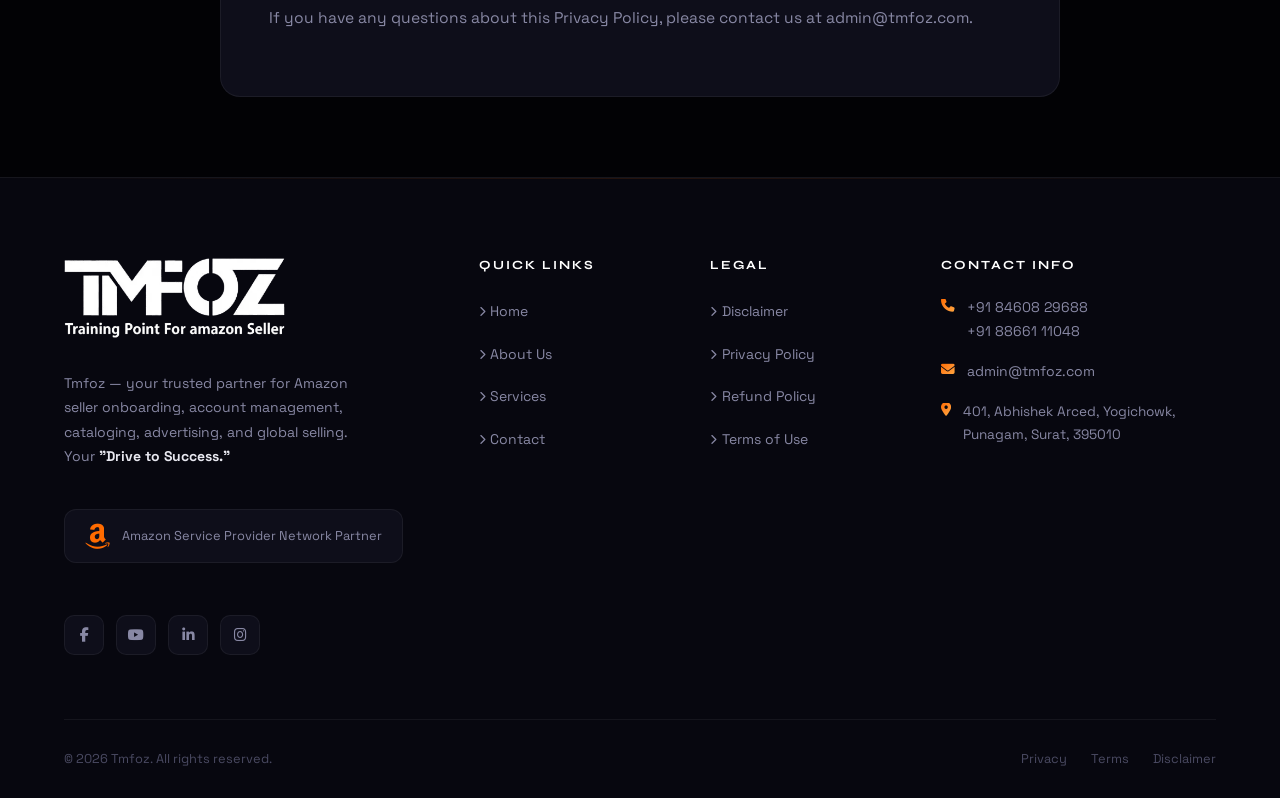
<file: privacy-policy.html>
<!DOCTYPE html>
<html lang="en">
<head>
    <meta charset="UTF-8">
    <meta name="viewport" content="width=device-width, initial-scale=1.0">
    <title>Privacy Policy | Tmfoz</title>
    <meta name="description" content="Privacy Policy for Tmfoz — how we collect, use, and protect your personal information.">
    <link rel="stylesheet" href="css/style.css">
    <link rel="stylesheet" href="https://cdnjs.cloudflare.com/ajax/libs/font-awesome/6.4.0/css/all.min.css">
</head>
<body>
    <header id="main-header">
        <div class="container nav-container">
            <a href="index.html" class="logo"><img src="image/logo.webp" alt="Tmfoz" style="height: 72px; width: auto;"></a>
            <nav><ul class="nav-links" id="nav-links">
                <li><a href="index.html">Home</a></li>
                <li><a href="about-us.html">About Us</a></li>
                <li><a href="services.html">Services</a></li>
                <li><a href="contact.html">Contact Us</a></li>
            </ul></nav>
            <button class="mobile-menu-btn" id="mobile-menu-btn" aria-label="Toggle menu"><i class="fa-solid fa-bars"></i></button>
        </div>
    </header>

    <div class="page-header">
        <div class="container">
            <span class="section-badge">Legal</span>
            <h1>Privacy Policy</h1>
            <p>Last updated: August 2026</p>
            <div class="breadcrumb">
                <a href="index.html"><i class="fa fa-home"></i> Home</a><span>/</span>
                <span style="color: var(--accent-1);">Privacy Policy</span>
            </div>
        </div>
    </div>

    <section class="container" style="padding: 5rem 0;">
        <div class="text-content">
            <div class="card" style="padding: 3rem;">
                <h2>What Do We Do With Your Information?</h2>
                <p>When you purchase something from our store, as part of the buying and selling process, we collect the personal information you give us such as your name, address and email address. When you browse our store, we also automatically receive your computer's internet protocol (IP) address in order to provide us with information that helps us learn about your browser and operating system.</p>
                <p>Email marketing (if applicable): With your permission, we may send you emails about our store, new products, and other updates.</p>

                <h2>Consent</h2>
                <p>How do you get my consent? When you provide us with personal information to complete a transaction, verify your credit card, place an order, arrange for a delivery or return a purchase, we imply that you consent to our collecting it and using it for that specific reason only. If we ask for your personal information for a secondary reason, like marketing, we will either ask you directly for your expressed consent or provide you with an opportunity to say no.</p>

                <h2>Disclosure</h2>
                <p>We may disclose your personal information if we are required by law to do so or if you violate our Terms of Service.</p>

                <h2>Shopify</h2>
                <p>Our store is hosted by Shopify Inc. They provide us with the online e-commerce platform that allows us to sell our products and services to you. Your data is stored in Shopify's data storage, databases, and the general Shopify application. They store your data on a secure server behind a firewall.</p>

                <h2>Third-Party Services</h2>
                <p>In general, the third-party providers used by us will only collect, use and disclose your information to the extent necessary to allow them to perform the services they provide to us.</p>

                <h2>Security</h2>
                <p>To protect your personal information, we take reasonable precautions and follow industry best practices to make sure it is not inappropriately lost, misused, accessed, disclosed, altered or destroyed.</p>

                <h2>Contact Us</h2>
                <p>If you have any questions about this Privacy Policy, please contact us at <a href="mailto:admin@tmfoz.com" style="color: var(--accent-1);">admin@tmfoz.com</a>.</p>
            </div>
        </div>
    </section>

    <!-- ===================== FOOTER ===================== -->
    <footer>
        <div class="container">
            <div class="footer-grid">
                <div class="footer-brand">
                    <img src="image/logo.webp" alt="Tmfoz" style="height: 80px; width: auto;">
                    <p>Tmfoz — your trusted partner for Amazon seller onboarding, account management, cataloging, advertising, and global selling. Your <strong style="color: var(--text-off);">"Drive to Success."</strong></p>
                    <div class="partner-badge">
                        <i class="fa-brands fa-amazon"></i>
                        <span>Amazon Service Provider Network Partner</span>
                    </div>
                    <div class="footer-social">
                        <a href="https://www.facebook.com/tmfoz.yogichowk.branch/" target="_blank" rel="noopener noreferrer" aria-label="Facebook"><i class="fa-brands fa-facebook-f"></i></a>
                        <a href="https://www.youtube.com/channel/UC8ucC4hw8E-HS0ZfLq2JB5w" target="_blank" rel="noopener noreferrer" aria-label="YouTube"><i class="fa-brands fa-youtube"></i></a>
                        <a href="#" aria-label="LinkedIn"><i class="fa-brands fa-linkedin-in"></i></a>
                        <a href="https://www.instagram.com/tmfozsimada/" target="_blank" rel="noopener noreferrer" aria-label="Instagram"><i class="fa-brands fa-instagram"></i></a>
                    </div>
                </div>
                <div class="footer-col">
                    <h5>Quick Links</h5>
                    <ul class="footer-links">
                        <li><a href="index.html"><i class="fa-solid fa-chevron-right" style="font-size: 0.65rem;"></i> Home</a></li>
                        <li><a href="about-us.html"><i class="fa-solid fa-chevron-right" style="font-size: 0.65rem;"></i> About Us</a></li>
                        <li><a href="services.html"><i class="fa-solid fa-chevron-right" style="font-size: 0.65rem;"></i> Services</a></li>
                        <li><a href="contact.html"><i class="fa-solid fa-chevron-right" style="font-size: 0.65rem;"></i> Contact</a></li>
                    </ul>
                </div>
                <div class="footer-col">
                    <h5>Legal</h5>
                    <ul class="footer-links">
                        <li><a href="disclaimer.html"><i class="fa-solid fa-chevron-right" style="font-size: 0.65rem;"></i> Disclaimer</a></li>
                        <li><a href="privacy-policy.html"><i class="fa-solid fa-chevron-right" style="font-size: 0.65rem;"></i> Privacy Policy</a></li>
                        <li><a href="refund-policy.html"><i class="fa-solid fa-chevron-right" style="font-size: 0.65rem;"></i> Refund Policy</a></li>
                        <li><a href="terms-use.html"><i class="fa-solid fa-chevron-right" style="font-size: 0.65rem;"></i> Terms of Use</a></li>
                    </ul>
                </div>
                <div class="footer-col">
                    <h5>Contact Info</h5>
                    <ul class="footer-links footer-contact">
                        <li><i class="fa-solid fa-phone"></i><div><a href="tel:+918460829688" style="color: inherit;">+91 84608 29688</a><br><a href="tel:+918866111048" style="color: inherit;">+91 88661 11048</a></div></li>
                        <li><i class="fa-solid fa-envelope"></i><a href="mailto:admin@tmfoz.com" style="color: inherit;">admin@tmfoz.com</a></li>
                        <li><i class="fa-solid fa-location-dot"></i><div>401, Abhishek Arced, Yogichowk, Punagam, Surat, 395010</div></li>
                    </ul>
                </div>
            </div>
            <div class="footer-bottom">
                <span>&copy; 2026 Tmfoz. All rights reserved.</span>
                <div class="footer-bottom-links">
                    <a href="privacy-policy.html">Privacy</a>
                    <a href="terms-use.html">Terms</a>
                    <a href="disclaimer.html">Disclaimer</a>
                </div>
            </div>
        </div>
    </footer>

    <!-- WhatsApp Float -->
    <a href="https://wa.me/918460829688" target="_blank" rel="noopener noreferrer" class="whatsapp-float" aria-label="Chat on WhatsApp">
        <i class="fa-brands fa-whatsapp"></i>
    </a>

    <!-- Back to Top -->
    <button id="back-to-top" aria-label="Back to top"><i class="fa-solid fa-arrow-up"></i></button>

    <script src="js/script.js"></script>
</body>
</html>
</file>
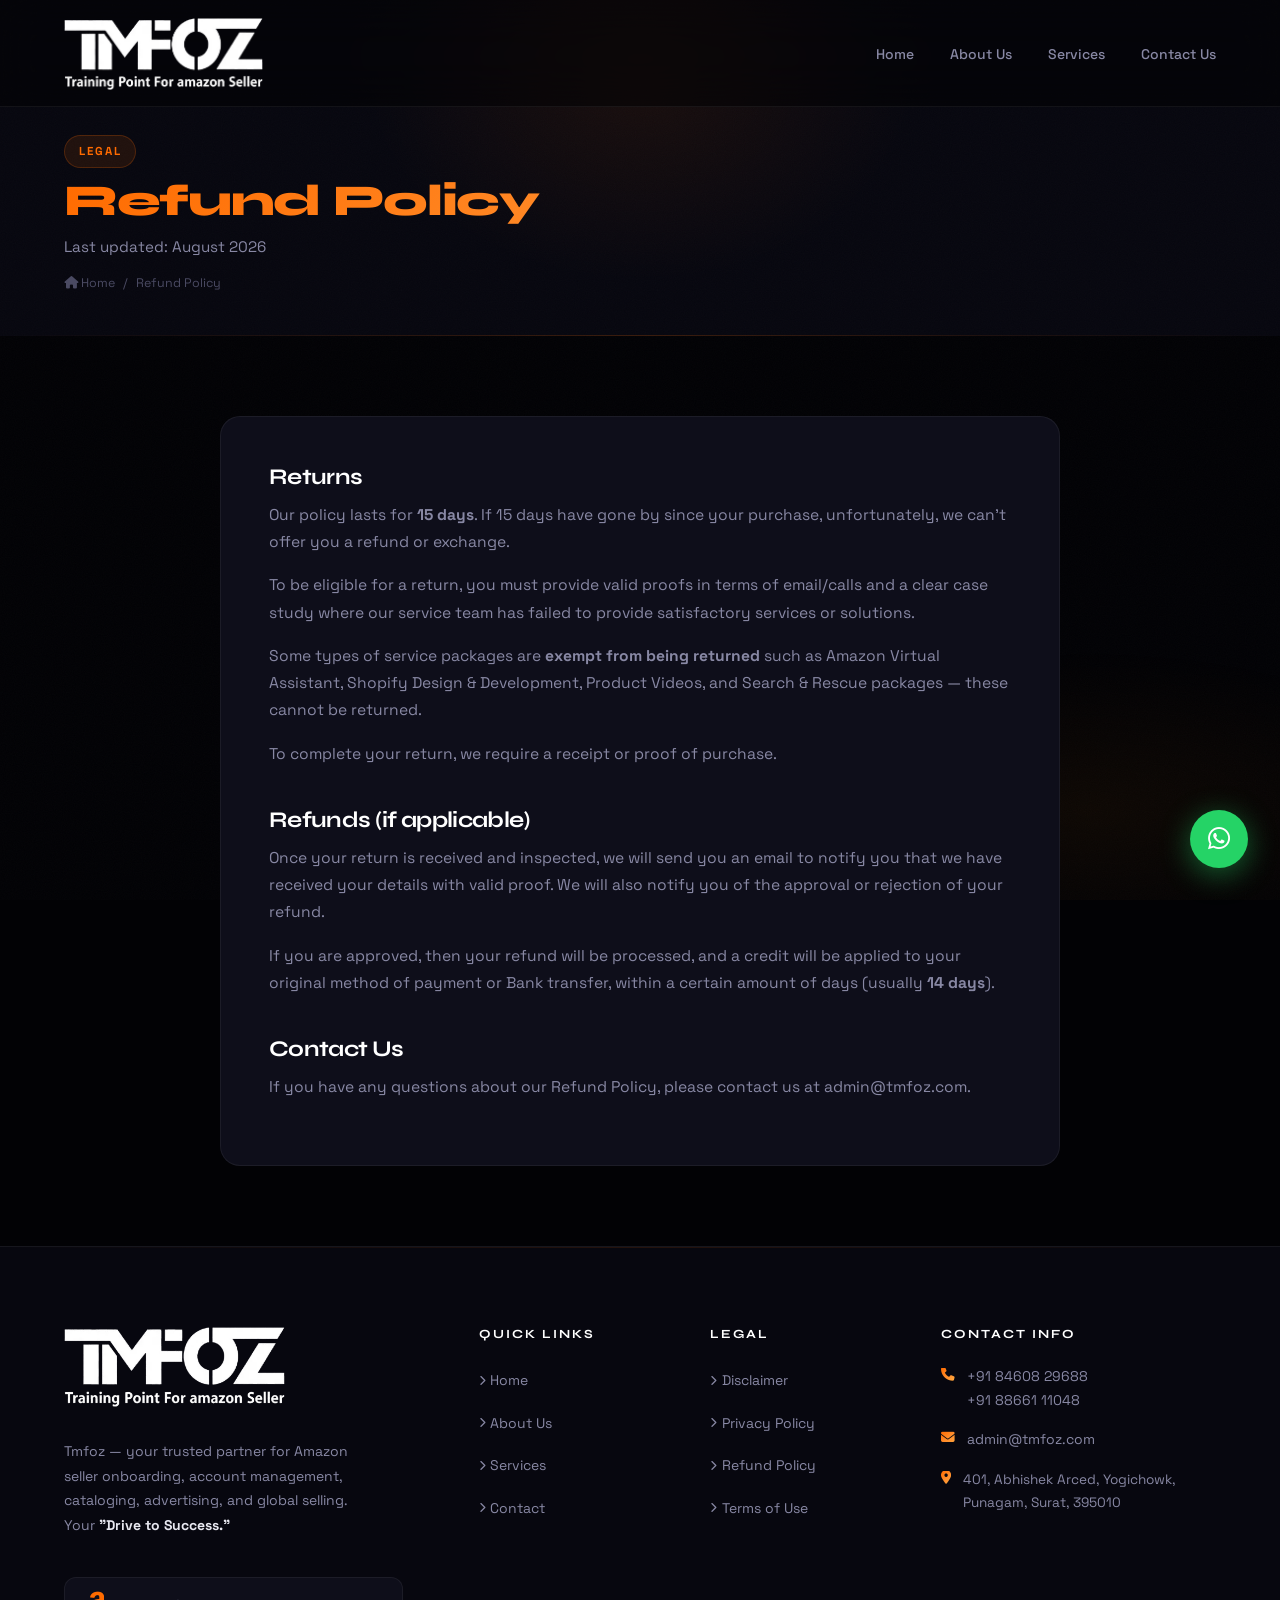
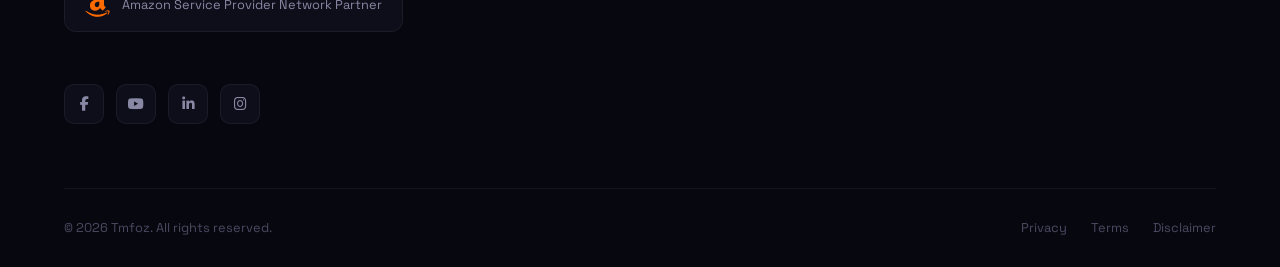
<file: refund-policy.html>
<!DOCTYPE html>
<html lang="en">
<head>
    <meta charset="UTF-8">
    <meta name="viewport" content="width=device-width, initial-scale=1.0">
    <title>Refund Policy | Tmfoz</title>
    <meta name="description" content="Refund Policy for Tmfoz services — returns, refunds, and how we handle them.">
    <link rel="stylesheet" href="css/style.css">
    <link rel="stylesheet" href="https://cdnjs.cloudflare.com/ajax/libs/font-awesome/6.4.0/css/all.min.css">
</head>
<body>
    <header id="main-header">
        <div class="container nav-container">
            <a href="index.html" class="logo"><img src="image/logo.webp" alt="Tmfoz" style="height: 72px; width: auto;"></a>
            <nav><ul class="nav-links" id="nav-links">
                <li><a href="index.html">Home</a></li>
                <li><a href="about-us.html">About Us</a></li>
                <li><a href="services.html">Services</a></li>
                <li><a href="contact.html">Contact Us</a></li>
            </ul></nav>
            <button class="mobile-menu-btn" id="mobile-menu-btn" aria-label="Toggle menu"><i class="fa-solid fa-bars"></i></button>
        </div>
    </header>

    <div class="page-header">
        <div class="container">
            <span class="section-badge">Legal</span>
            <h1>Refund Policy</h1>
            <p>Last updated: August 2026</p>
            <div class="breadcrumb">
                <a href="index.html"><i class="fa fa-home"></i> Home</a><span>/</span>
                <span style="color: var(--accent-1);">Refund Policy</span>
            </div>
        </div>
    </div>

    <section class="container" style="padding: 5rem 0;">
        <div class="text-content">
            <div class="card" style="padding: 3rem;">
                <h2>Returns</h2>
                <p>Our policy lasts for <strong style="color: var(--text-main);">15 days</strong>. If 15 days have gone by since your purchase, unfortunately, we can't offer you a refund or exchange.</p>
                <p>To be eligible for a return, you must provide valid proofs in terms of email/calls and a clear case study where our service team has failed to provide satisfactory services or solutions.</p>
                <p>Some types of service packages are <strong style="color: var(--text-main);">exempt from being returned</strong> such as Amazon Virtual Assistant, Shopify Design & Development, Product Videos, and Search & Rescue packages — these cannot be returned.</p>
                <p>To complete your return, we require a receipt or proof of purchase.</p>

                <h2>Refunds (if applicable)</h2>
                <p>Once your return is received and inspected, we will send you an email to notify you that we have received your details with valid proof. We will also notify you of the approval or rejection of your refund.</p>
                <p>If you are approved, then your refund will be processed, and a credit will be applied to your original method of payment or Bank transfer, within a certain amount of days (usually <strong style="color: var(--text-main);">14 days</strong>).</p>

                <h2>Contact Us</h2>
                <p>If you have any questions about our Refund Policy, please contact us at <a href="mailto:admin@tmfoz.com" style="color: var(--accent-1);">admin@tmfoz.com</a>.</p>
            </div>
        </div>
    </section>

    <!-- ===================== FOOTER ===================== -->
    <footer>
        <div class="container">
            <div class="footer-grid">
                <div class="footer-brand">
                    <img src="image/logo.webp" alt="Tmfoz" style="height: 80px; width: auto;">
                    <p>Tmfoz — your trusted partner for Amazon seller onboarding, account management, cataloging, advertising, and global selling. Your <strong style="color: var(--text-off);">"Drive to Success."</strong></p>
                    <div class="partner-badge">
                        <i class="fa-brands fa-amazon"></i>
                        <span>Amazon Service Provider Network Partner</span>
                    </div>
                    <div class="footer-social">
                        <a href="https://www.facebook.com/tmfoz.yogichowk.branch/" target="_blank" rel="noopener noreferrer" aria-label="Facebook"><i class="fa-brands fa-facebook-f"></i></a>
                        <a href="https://www.youtube.com/channel/UC8ucC4hw8E-HS0ZfLq2JB5w" target="_blank" rel="noopener noreferrer" aria-label="YouTube"><i class="fa-brands fa-youtube"></i></a>
                        <a href="#" aria-label="LinkedIn"><i class="fa-brands fa-linkedin-in"></i></a>
                        <a href="https://www.instagram.com/tmfozsimada/" target="_blank" rel="noopener noreferrer" aria-label="Instagram"><i class="fa-brands fa-instagram"></i></a>
                    </div>
                </div>
                <div class="footer-col">
                    <h5>Quick Links</h5>
                    <ul class="footer-links">
                        <li><a href="index.html"><i class="fa-solid fa-chevron-right" style="font-size: 0.65rem;"></i> Home</a></li>
                        <li><a href="about-us.html"><i class="fa-solid fa-chevron-right" style="font-size: 0.65rem;"></i> About Us</a></li>
                        <li><a href="services.html"><i class="fa-solid fa-chevron-right" style="font-size: 0.65rem;"></i> Services</a></li>
                        <li><a href="contact.html"><i class="fa-solid fa-chevron-right" style="font-size: 0.65rem;"></i> Contact</a></li>
                    </ul>
                </div>
                <div class="footer-col">
                    <h5>Legal</h5>
                    <ul class="footer-links">
                        <li><a href="disclaimer.html"><i class="fa-solid fa-chevron-right" style="font-size: 0.65rem;"></i> Disclaimer</a></li>
                        <li><a href="privacy-policy.html"><i class="fa-solid fa-chevron-right" style="font-size: 0.65rem;"></i> Privacy Policy</a></li>
                        <li><a href="refund-policy.html"><i class="fa-solid fa-chevron-right" style="font-size: 0.65rem;"></i> Refund Policy</a></li>
                        <li><a href="terms-use.html"><i class="fa-solid fa-chevron-right" style="font-size: 0.65rem;"></i> Terms of Use</a></li>
                    </ul>
                </div>
                <div class="footer-col">
                    <h5>Contact Info</h5>
                    <ul class="footer-links footer-contact">
                        <li><i class="fa-solid fa-phone"></i><div><a href="tel:+918460829688" style="color: inherit;">+91 84608 29688</a><br><a href="tel:+918866111048" style="color: inherit;">+91 88661 11048</a></div></li>
                        <li><i class="fa-solid fa-envelope"></i><a href="mailto:admin@tmfoz.com" style="color: inherit;">admin@tmfoz.com</a></li>
                        <li><i class="fa-solid fa-location-dot"></i><div>401, Abhishek Arced, Yogichowk, Punagam, Surat, 395010</div></li>
                    </ul>
                </div>
            </div>
            <div class="footer-bottom">
                <span>&copy; 2026 Tmfoz. All rights reserved.</span>
                <div class="footer-bottom-links">
                    <a href="privacy-policy.html">Privacy</a>
                    <a href="terms-use.html">Terms</a>
                    <a href="disclaimer.html">Disclaimer</a>
                </div>
            </div>
        </div>
    </footer>

    <!-- WhatsApp Float -->
    <a href="https://wa.me/918460829688" target="_blank" rel="noopener noreferrer" class="whatsapp-float" aria-label="Chat on WhatsApp">
        <i class="fa-brands fa-whatsapp"></i>
    </a>

    <!-- Back to Top -->
    <button id="back-to-top" aria-label="Back to top"><i class="fa-solid fa-arrow-up"></i></button>

    <script src="js/script.js"></script>
</body>
</html>
</file>
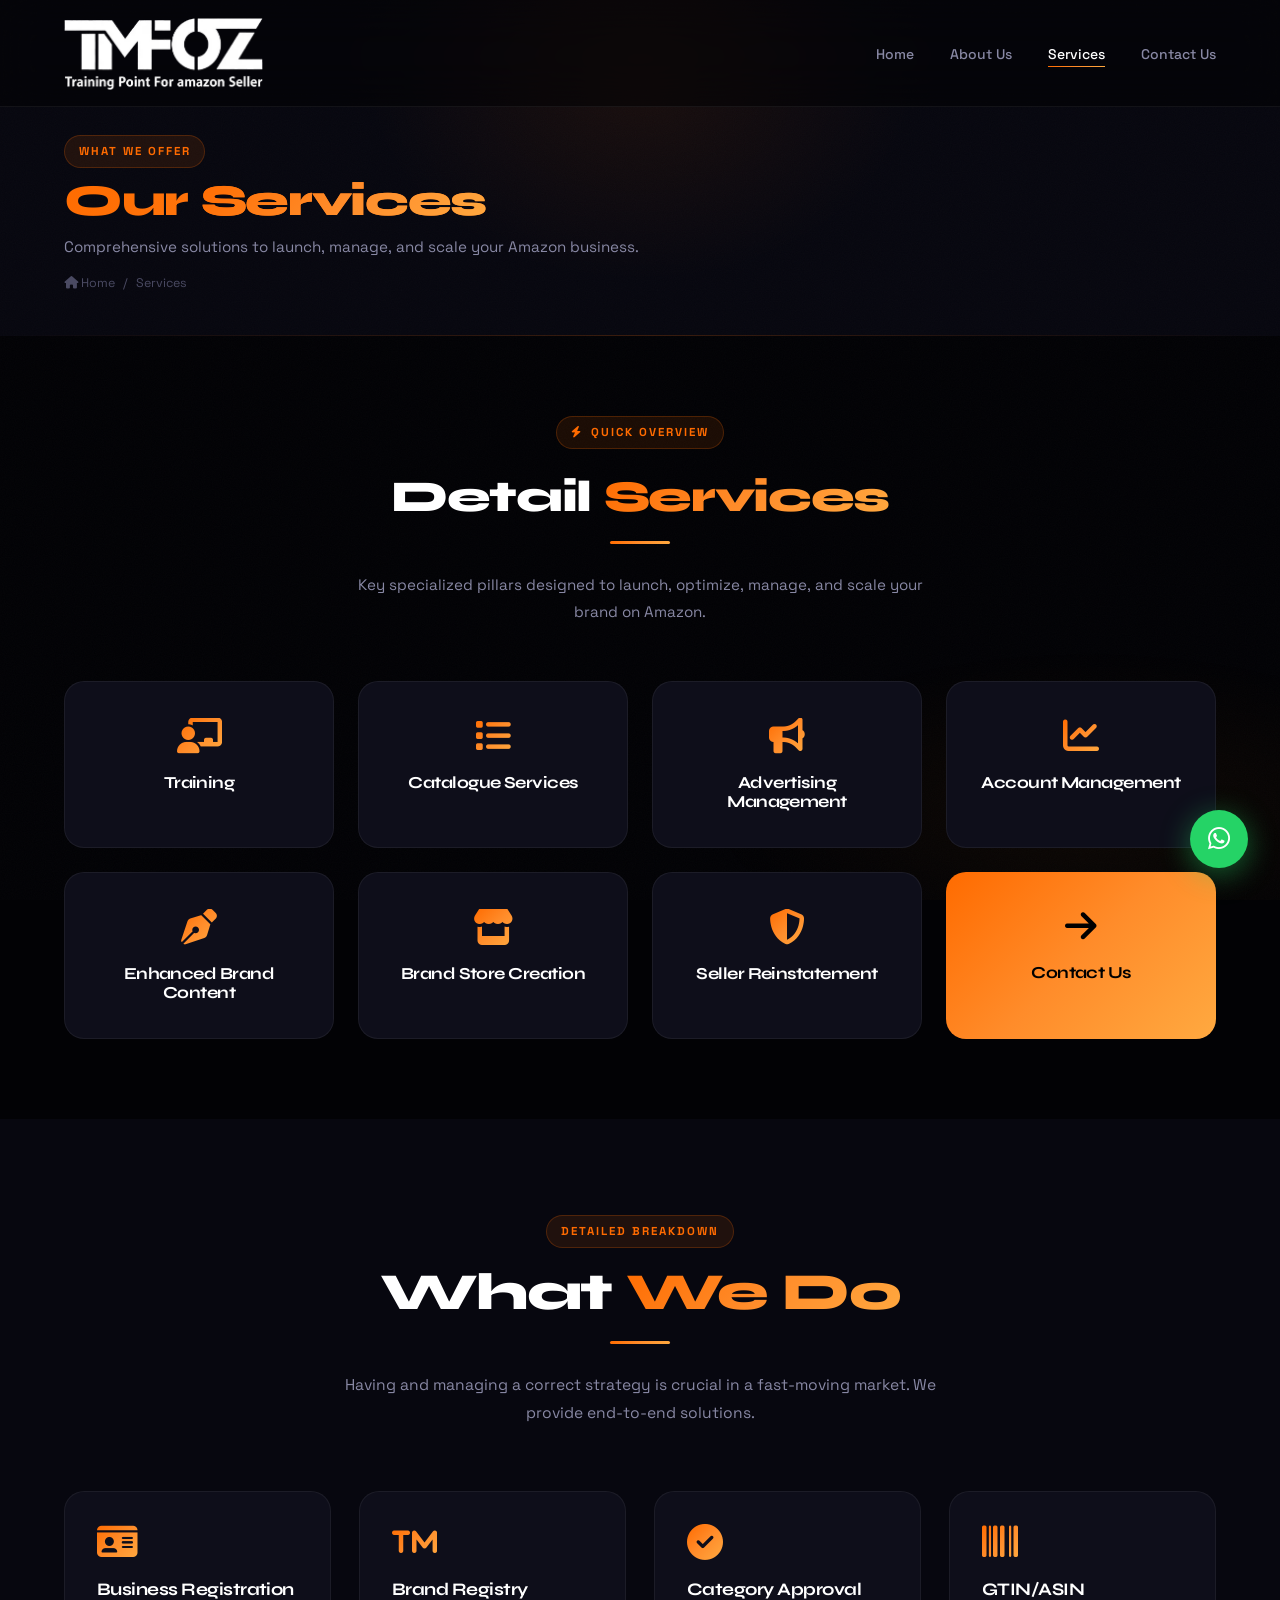
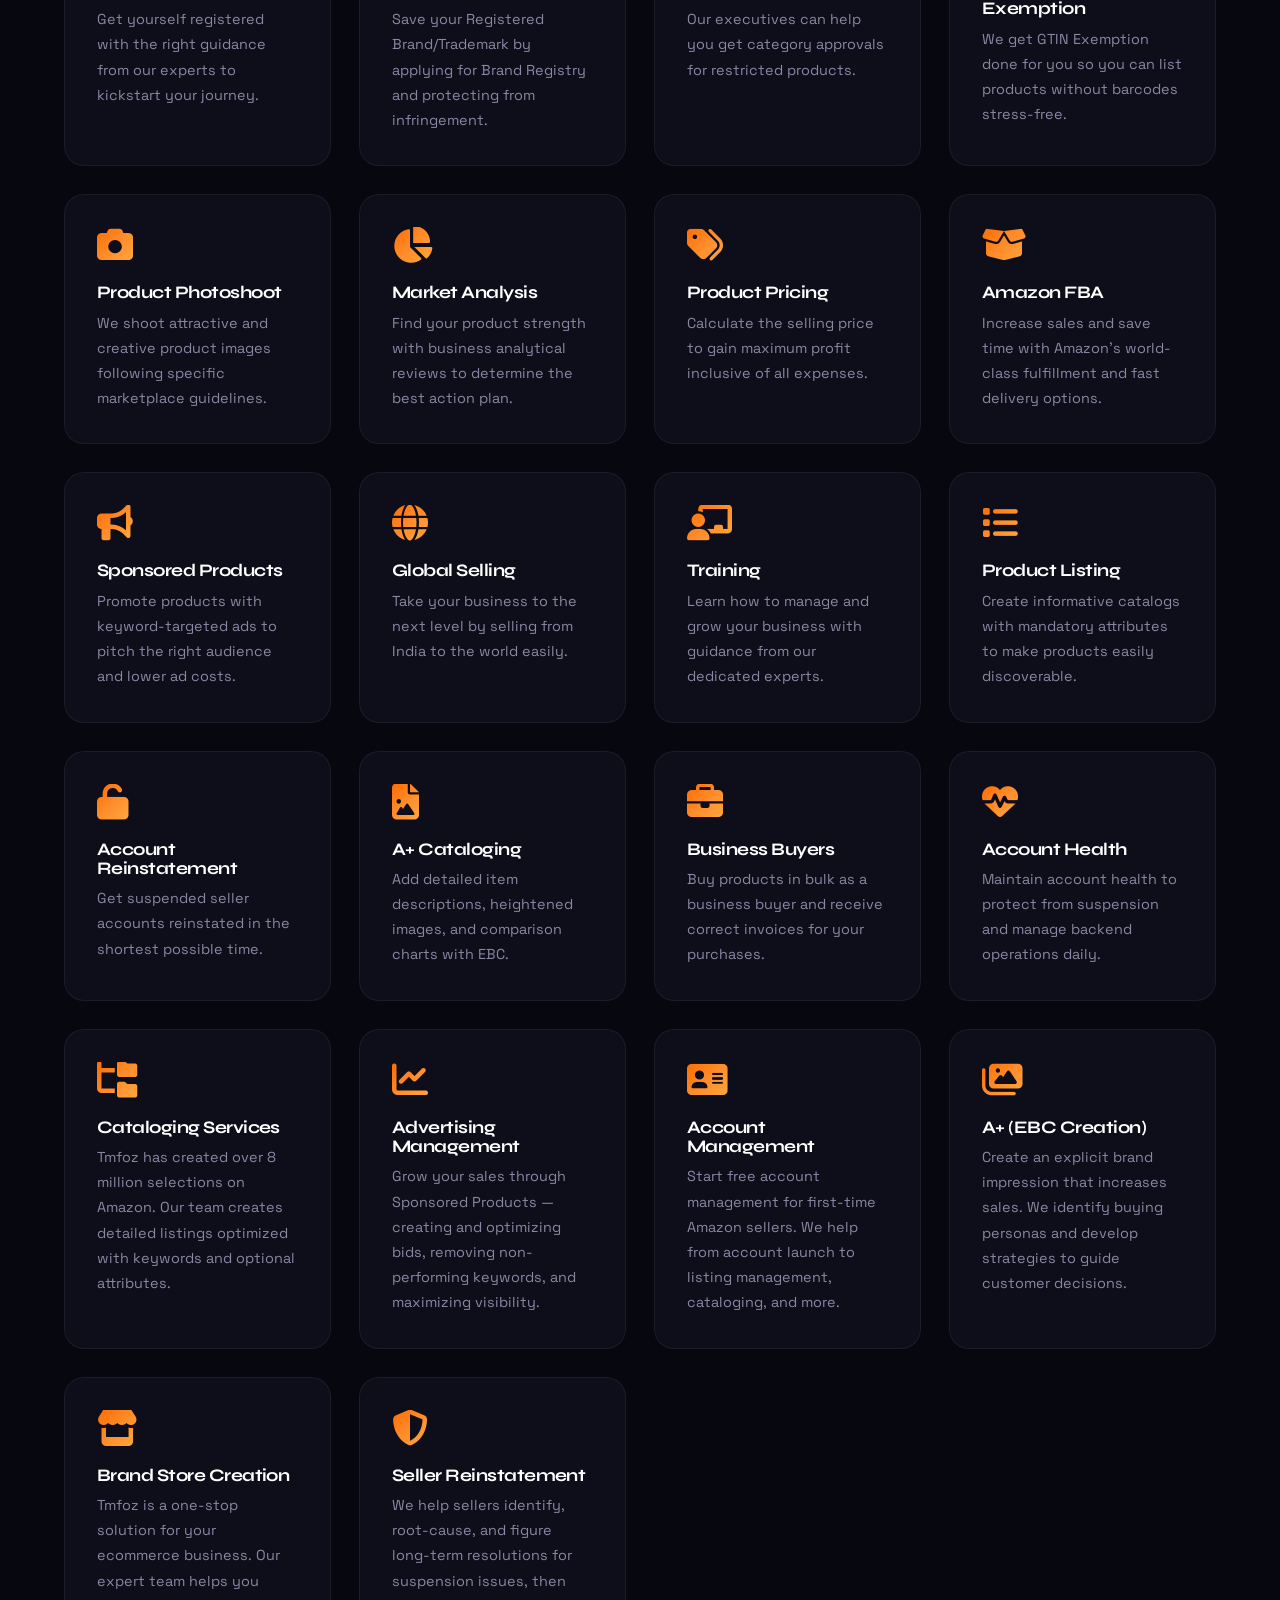
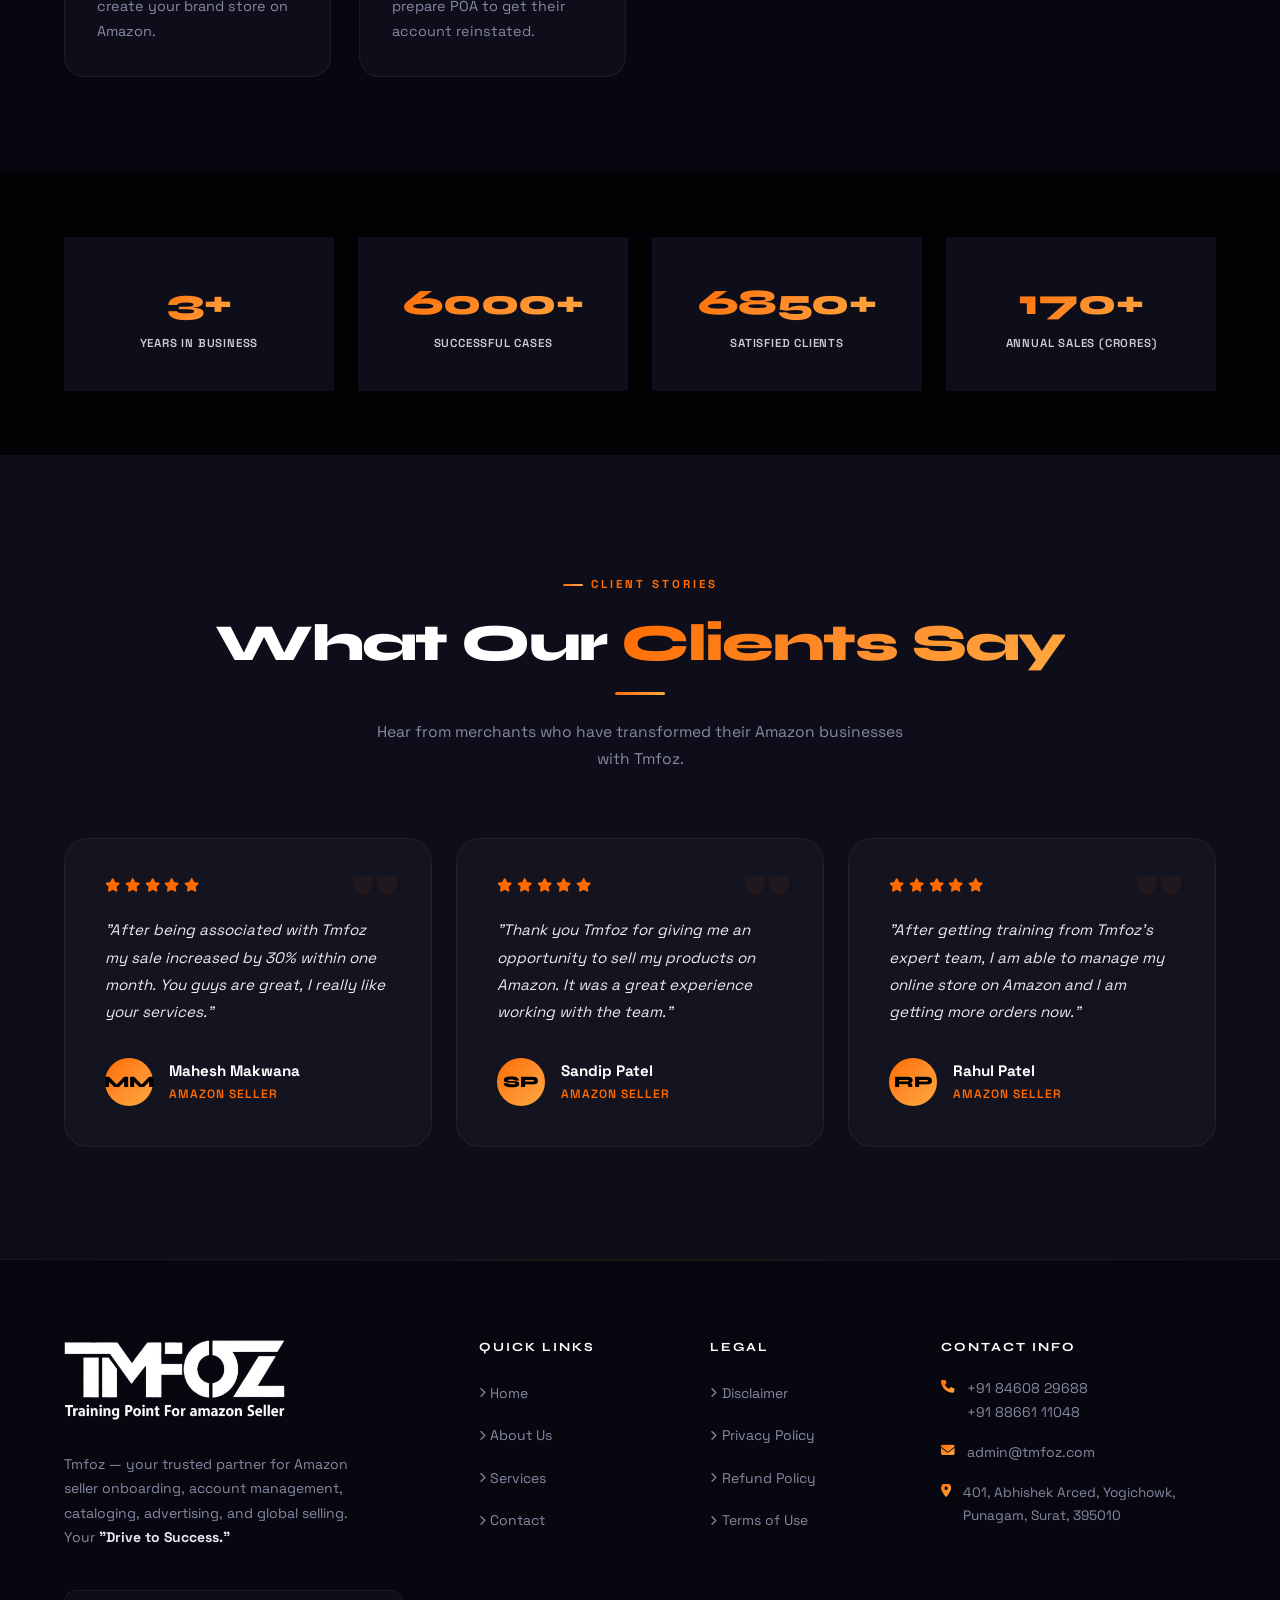
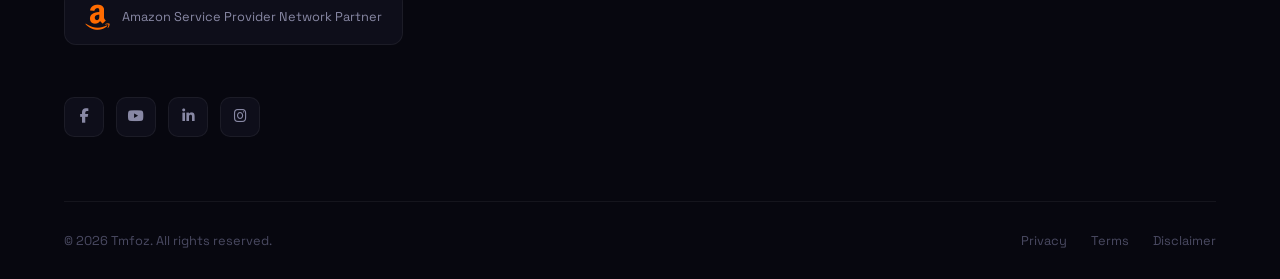
<file: services.html>
<!DOCTYPE html>
<html lang="en">

<head>
    <meta charset="UTF-8">
    <meta name="viewport" content="width=device-width, initial-scale=1.0">
    <title>Our Services | Tmfoz</title>
    <meta name="description" content="Explore the professional Amazon seller services offered by Tmfoz — cataloging, advertising, account management, reinstatement, and more.">
    <link rel="stylesheet" href="css/style.css">
    <link rel="stylesheet" href="https://cdnjs.cloudflare.com/ajax/libs/font-awesome/6.4.0/css/all.min.css">
</head>

<body>

    <!-- Header -->
    <header id="main-header">
        <div class="container nav-container">
            <a href="index.html" class="logo">
                <img src="image/logo.webp" alt="Tmfoz" style="height: 72px; width: auto;">
            </a>
            <nav>
                <ul class="nav-links" id="nav-links">
                    <li><a href="index.html">Home</a></li>
                    <li><a href="about-us.html">About Us</a></li>
                    <li><a href="services.html" class="active">Services</a></li>
                    <li><a href="contact.html">Contact Us</a></li>
                </ul>
            </nav>
            <button class="mobile-menu-btn" id="mobile-menu-btn" aria-label="Toggle menu">
                <i class="fa-solid fa-bars"></i>
            </button>
        </div>
    </header>

    <!-- Page Header -->
    <div class="page-header">
        <div class="container">
            <span class="section-badge">What We Offer</span>
            <h1>Our <span class="highlight">Services</span></h1>
            <p>Comprehensive solutions to launch, manage, and scale your Amazon business.</p>
            <div class="breadcrumb">
                <a href="index.html"><i class="fa fa-home"></i> Home</a>
                <span>/</span>
                <span style="color: var(--accent-1);">Services</span>
            </div>
        </div>
    </div>

    <!-- Quick Services Grid -->
    <section class="container" style="padding: 5rem 0;">
        <div style="text-align: center; margin-bottom: 3.5rem;" class="reveal">
            <span class="section-badge"><i class="fa-solid fa-bolt"></i> Quick Overview</span>
            <h2 style="font-size: clamp(2rem, 3.5vw, 2.75rem); margin-top: 0.5rem;">Detail <span class="highlight">Services</span></h2>
            <div class="section-divider"></div>
            <p style="color: var(--text-muted); max-width: 600px; margin: 0 auto; font-size: 0.95rem;">Key specialized pillars designed to launch, optimize, manage, and scale your brand on Amazon.</p>
        </div>
        <div class="quick-services-grid">
            <div class="card reveal" style="text-align: center; padding: 2.25rem 1.5rem;">
                <i class="fa-solid fa-chalkboard-user card-icon"></i>
                <h3 style="font-size: 1.05rem; margin-bottom: 0; font-weight: 700;">Training</h3>
            </div>
            <div class="card reveal" style="text-align: center; padding: 2.25rem 1.5rem;">
                <i class="fa-solid fa-list card-icon"></i>
                <h3 style="font-size: 1.05rem; margin-bottom: 0; font-weight: 700;">Catalogue Services</h3>
            </div>
            <div class="card reveal" style="text-align: center; padding: 2.25rem 1.5rem;">
                <i class="fa-solid fa-bullhorn card-icon"></i>
                <h3 style="font-size: 1.05rem; margin-bottom: 0; font-weight: 700;">Advertising Management</h3>
            </div>
            <div class="card reveal" style="text-align: center; padding: 2.25rem 1.5rem;">
                <i class="fa-solid fa-chart-line card-icon"></i>
                <h3 style="font-size: 1.05rem; margin-bottom: 0; font-weight: 700;">Account Management</h3>
            </div>
            <div class="card reveal" style="text-align: center; padding: 2.25rem 1.5rem;">
                <i class="fa-solid fa-pen-nib card-icon"></i>
                <h3 style="font-size: 1.05rem; margin-bottom: 0; font-weight: 700;">Enhanced Brand Content</h3>
            </div>
            <div class="card reveal" style="text-align: center; padding: 2.25rem 1.5rem;">
                <i class="fa-solid fa-store card-icon"></i>
                <h3 style="font-size: 1.05rem; margin-bottom: 0; font-weight: 700;">Brand Store Creation</h3>
            </div>
            <div class="card reveal" style="text-align: center; padding: 2.25rem 1.5rem;">
                <i class="fa-solid fa-shield-halved card-icon"></i>
                <h3 style="font-size: 1.05rem; margin-bottom: 0; font-weight: 700;">Seller Reinstatement</h3>
            </div>
            <div class="card reveal" style="text-align: center; padding: 2.25rem 1.5rem; background: var(--grad-main) !important; border: none !important; cursor: pointer;" onclick="window.location.href='contact.html'">
                <i class="fa-solid fa-arrow-right" style="font-size: 2.25rem; color: #000; margin-bottom: 1.25rem; display: inline-block;"></i>
                <h3 style="font-size: 1.05rem; margin-bottom: 0; color: #000; font-weight: 700;">Contact Us</h3>
            </div>
        </div>
    </section>

    <!-- What We Do -->
    <section style="padding: 6rem 0; background: var(--black-2);">
        <div class="container">
            <div style="text-align: center; margin-bottom: 4rem;" class="reveal">
                <span class="section-badge">Detailed Breakdown</span>
                <h2>What <span class="highlight">We Do</span></h2>
                <div class="section-divider"></div>
                <p style="max-width: 600px; margin: 0 auto;">Having and managing a correct strategy is crucial in a
                    fast-moving market. We provide end-to-end solutions.</p>
            </div>
            <div class="grid" style="grid-template-columns: repeat(auto-fit, minmax(250px, 1fr)); gap: 1.75rem;">
                <div class="card reveal" style="padding: 2rem;">
                    <i class="fa-solid fa-id-card card-icon"></i>
                    <h3 style="font-size: 1.1rem; margin-bottom: 0.5rem;">Business Registration</h3>
                    <p style="font-size: 0.9rem; margin-bottom: 0;">Get yourself registered with the right guidance from our experts to kickstart your journey.</p>
                </div>
                <div class="card reveal" style="padding: 2rem;">
                    <i class="fa-solid fa-trademark card-icon"></i>
                    <h3 style="font-size: 1.1rem; margin-bottom: 0.5rem;">Brand Registry</h3>
                    <p style="font-size: 0.9rem; margin-bottom: 0;">Save your Registered Brand/Trademark by applying for Brand Registry and protecting from infringement.</p>
                </div>
                <div class="card reveal" style="padding: 2rem;">
                    <i class="fa-solid fa-check-circle card-icon"></i>
                    <h3 style="font-size: 1.1rem; margin-bottom: 0.5rem;">Category Approval</h3>
                    <p style="font-size: 0.9rem; margin-bottom: 0;">Our executives can help you get category approvals for restricted products.</p>
                </div>
                <div class="card reveal" style="padding: 2rem;">
                    <i class="fa-solid fa-barcode card-icon"></i>
                    <h3 style="font-size: 1.1rem; margin-bottom: 0.5rem;">GTIN/ASIN Exemption</h3>
                    <p style="font-size: 0.9rem; margin-bottom: 0;">We get GTIN Exemption done for you so you can list products without barcodes stress-free.</p>
                </div>
                <div class="card reveal" style="padding: 2rem;">
                    <i class="fa-solid fa-camera card-icon"></i>
                    <h3 style="font-size: 1.1rem; margin-bottom: 0.5rem;">Product Photoshoot</h3>
                    <p style="font-size: 0.9rem; margin-bottom: 0;">We shoot attractive and creative product images following specific marketplace guidelines.</p>
                </div>
                <div class="card reveal" style="padding: 2rem;">
                    <i class="fa-solid fa-chart-pie card-icon"></i>
                    <h3 style="font-size: 1.1rem; margin-bottom: 0.5rem;">Market Analysis</h3>
                    <p style="font-size: 0.9rem; margin-bottom: 0;">Find your product strength with business analytical reviews to determine the best action plan.</p>
                </div>
                <div class="card reveal" style="padding: 2rem;">
                    <i class="fa-solid fa-tags card-icon"></i>
                    <h3 style="font-size: 1.1rem; margin-bottom: 0.5rem;">Product Pricing</h3>
                    <p style="font-size: 0.9rem; margin-bottom: 0;">Calculate the selling price to gain maximum profit inclusive of all expenses.</p>
                </div>
                <div class="card reveal" style="padding: 2rem;">
                    <i class="fa-solid fa-box-open card-icon"></i>
                    <h3 style="font-size: 1.1rem; margin-bottom: 0.5rem;">Amazon FBA</h3>
                    <p style="font-size: 0.9rem; margin-bottom: 0;">Increase sales and save time with Amazon's world-class fulfillment and fast delivery options.</p>
                </div>
                <div class="card reveal" style="padding: 2rem;">
                    <i class="fa-solid fa-bullhorn card-icon"></i>
                    <h3 style="font-size: 1.1rem; margin-bottom: 0.5rem;">Sponsored Products</h3>
                    <p style="font-size: 0.9rem; margin-bottom: 0;">Promote products with keyword-targeted ads to pitch the right audience and lower ad costs.</p>
                </div>
                <div class="card reveal" style="padding: 2rem;">
                    <i class="fa-solid fa-globe card-icon"></i>
                    <h3 style="font-size: 1.1rem; margin-bottom: 0.5rem;">Global Selling</h3>
                    <p style="font-size: 0.9rem; margin-bottom: 0;">Take your business to the next level by selling from India to the world easily.</p>
                </div>
                <div class="card reveal" style="padding: 2rem;">
                    <i class="fa-solid fa-chalkboard-user card-icon"></i>
                    <h3 style="font-size: 1.1rem; margin-bottom: 0.5rem;">Training</h3>
                    <p style="font-size: 0.9rem; margin-bottom: 0;">Learn how to manage and grow your business with guidance from our dedicated experts.</p>
                </div>
                <div class="card reveal" style="padding: 2rem;">
                    <i class="fa-solid fa-list card-icon"></i>
                    <h3 style="font-size: 1.1rem; margin-bottom: 0.5rem;">Product Listing</h3>
                    <p style="font-size: 0.9rem; margin-bottom: 0;">Create informative catalogs with mandatory attributes to make products easily discoverable.</p>
                </div>
                <div class="card reveal" style="padding: 2rem;">
                    <i class="fa-solid fa-unlock card-icon"></i>
                    <h3 style="font-size: 1.1rem; margin-bottom: 0.5rem;">Account Reinstatement</h3>
                    <p style="font-size: 0.9rem; margin-bottom: 0;">Get suspended seller accounts reinstated in the shortest possible time.</p>
                </div>
                <div class="card reveal" style="padding: 2rem;">
                    <i class="fa-solid fa-file-image card-icon"></i>
                    <h3 style="font-size: 1.1rem; margin-bottom: 0.5rem;">A+ Cataloging</h3>
                    <p style="font-size: 0.9rem; margin-bottom: 0;">Add detailed item descriptions, heightened images, and comparison charts with EBC.</p>
                </div>
                <div class="card reveal" style="padding: 2rem;">
                    <i class="fa-solid fa-briefcase card-icon"></i>
                    <h3 style="font-size: 1.1rem; margin-bottom: 0.5rem;">Business Buyers</h3>
                    <p style="font-size: 0.9rem; margin-bottom: 0;">Buy products in bulk as a business buyer and receive correct invoices for your purchases.</p>
                </div>
                <div class="card reveal" style="padding: 2rem;">
                    <i class="fa-solid fa-heart-pulse card-icon"></i>
                    <h3 style="font-size: 1.1rem; margin-bottom: 0.5rem;">Account Health</h3>
                    <p style="font-size: 0.9rem; margin-bottom: 0;">Maintain account health to protect from suspension and manage backend operations daily.</p>
                </div>
                <div class="card reveal" style="padding: 2rem;">
                    <i class="fa-solid fa-folder-tree card-icon"></i>
                    <h3 style="font-size: 1.1rem; margin-bottom: 0.5rem;">Cataloging Services</h3>
                    <p style="font-size: 0.9rem; margin-bottom: 0;">Tmfoz has created over 8 million selections on Amazon. Our team creates detailed listings optimized with keywords and optional attributes.</p>
                </div>
                <div class="card reveal" style="padding: 2rem;">
                    <i class="fa-solid fa-chart-line card-icon"></i>
                    <h3 style="font-size: 1.1rem; margin-bottom: 0.5rem;">Advertising Management</h3>
                    <p style="font-size: 0.9rem; margin-bottom: 0;">Grow your sales through Sponsored Products — creating and optimizing bids, removing non-performing keywords, and maximizing visibility.</p>
                </div>
                <div class="card reveal" style="padding: 2rem;">
                    <i class="fa-solid fa-address-card card-icon"></i>
                    <h3 style="font-size: 1.1rem; margin-bottom: 0.5rem;">Account Management</h3>
                    <p style="font-size: 0.9rem; margin-bottom: 0;">Start free account management for first-time Amazon sellers. We help from account launch to listing management, cataloging, and more.</p>
                </div>
                <div class="card reveal" style="padding: 2rem;">
                    <i class="fa-solid fa-images card-icon"></i>
                    <h3 style="font-size: 1.1rem; margin-bottom: 0.5rem;">A+ (EBC Creation)</h3>
                    <p style="font-size: 0.9rem; margin-bottom: 0;">Create an explicit brand impression that increases sales. We identify buying personas and develop strategies to guide customer decisions.</p>
                </div>
                <div class="card reveal" style="padding: 2rem;">
                    <i class="fa-solid fa-store card-icon"></i>
                    <h3 style="font-size: 1.1rem; margin-bottom: 0.5rem;">Brand Store Creation</h3>
                    <p style="font-size: 0.9rem; margin-bottom: 0;">Tmfoz is a one-stop solution for your ecommerce business. Our expert team helps you create your brand store on Amazon.</p>
                </div>
                <div class="card reveal" style="padding: 2rem;">
                    <i class="fa-solid fa-shield-halved card-icon"></i>
                    <h3 style="font-size: 1.1rem; margin-bottom: 0.5rem;">Seller Reinstatement</h3>
                    <p style="font-size: 0.9rem; margin-bottom: 0;">We help sellers identify, root-cause, and figure long-term resolutions for suspension issues, then prepare POA to get their account reinstated.</p>
                </div>
            </div>
        </div>
    </section>

    <!-- Stats -->
    <section style="padding: 4rem 0;">
        <div class="container">
            <div style="display: grid; grid-template-columns: repeat(auto-fit, minmax(180px, 1fr)); gap: 1.5rem;">
                <div class="stat-card reveal">
                    <div class="stat-number">3+</div>
                    <div class="stat-label">Years in Business</div>
                </div>
                <div class="stat-card reveal">
                    <div class="stat-number">6000+</div>
                    <div class="stat-label">Successful Cases</div>
                </div>
                <div class="stat-card reveal">
                    <div class="stat-number">6850+</div>
                    <div class="stat-label">Satisfied Clients</div>
                </div>
                <div class="stat-card reveal">
                    <div class="stat-number">170+</div>
                    <div class="stat-label">Annual Sales (Crores)</div>
                </div>
            </div>
        </div>
    </section>

    <!-- ===================== TESTIMONIALS ===================== -->
    <section class="testimonials-section">
        <div class="container">
            <div style="text-align: center;" class="reveal">
                <span class="label">Client Stories</span>
                <h2>What Our <span class="grad-text">Clients Say</span></h2>
                <div class="divider center"></div>
                <p style="max-width: 550px; margin: 1.5rem auto 0;">Hear from merchants who have transformed their
                    Amazon businesses with Tmfoz.</p>
            </div>
            <div class="testimonials-grid">
                <div class="testi-card reveal">
                    <div class="testi-quote-mark">"</div>
                    <div class="testi-stars">
                        <i class="fa-solid fa-star"></i><i class="fa-solid fa-star"></i>
                        <i class="fa-solid fa-star"></i><i class="fa-solid fa-star"></i>
                        <i class="fa-solid fa-star"></i>
                    </div>
                    <p class="testi-text">"After being associated with Tmfoz my sale increased by 30% within one month. You guys are great, I really like your services."</p>
                    <div class="testi-author">
                        <div class="testi-avatar">MM</div>
                        <div>
                            <div class="testi-name">Mahesh Makwana</div>
                            <div class="testi-role">Amazon Seller</div>
                        </div>
                    </div>
                </div>
                <div class="testi-card reveal" style="transition-delay: 0.1s;">
                    <div class="testi-quote-mark">"</div>
                    <div class="testi-stars">
                        <i class="fa-solid fa-star"></i><i class="fa-solid fa-star"></i>
                        <i class="fa-solid fa-star"></i><i class="fa-solid fa-star"></i>
                        <i class="fa-solid fa-star"></i>
                    </div>
                    <p class="testi-text">"Thank you Tmfoz for giving me an opportunity to sell my products on Amazon. It was a great experience working with the team."</p>
                    <div class="testi-author">
                        <div class="testi-avatar">SP</div>
                        <div>
                            <div class="testi-name">Sandip Patel</div>
                            <div class="testi-role">Amazon Seller</div>
                        </div>
                    </div>
                </div>
                <div class="testi-card reveal" style="transition-delay: 0.2s;">
                    <div class="testi-quote-mark">"</div>
                    <div class="testi-stars">
                        <i class="fa-solid fa-star"></i><i class="fa-solid fa-star"></i>
                        <i class="fa-solid fa-star"></i><i class="fa-solid fa-star"></i>
                        <i class="fa-solid fa-star"></i>
                    </div>
                    <p class="testi-text">"After getting training from Tmfoz's expert team, I am able to manage my online store on Amazon and I am getting more orders now."</p>
                    <div class="testi-author">
                        <div class="testi-avatar">RP</div>
                        <div>
                            <div class="testi-name">Rahul Patel</div>
                            <div class="testi-role">Amazon Seller</div>
                        </div>
                    </div>
                </div>
            </div>
        </div>
    </section>

    <!-- ===================== FOOTER ===================== -->
    <footer>
        <div class="container">
            <div class="footer-grid">
                <div class="footer-brand">
                    <img src="image/logo.webp" alt="Tmfoz" style="height: 80px; width: auto;">
                    <p>Tmfoz — your trusted partner for Amazon seller onboarding, account management, cataloging, advertising, and global selling. Your <strong style="color: var(--text-off);">"Drive to Success."</strong></p>
                    <div class="partner-badge">
                        <i class="fa-brands fa-amazon"></i>
                        <span>Amazon Service Provider Network Partner</span>
                    </div>
                    <div class="footer-social">
                        <a href="https://www.facebook.com/tmfoz.yogichowk.branch/" target="_blank" rel="noopener noreferrer" aria-label="Facebook"><i class="fa-brands fa-facebook-f"></i></a>
                        <a href="https://www.youtube.com/channel/UC8ucC4hw8E-HS0ZfLq2JB5w" target="_blank" rel="noopener noreferrer" aria-label="YouTube"><i class="fa-brands fa-youtube"></i></a>
                        <a href="#" aria-label="LinkedIn"><i class="fa-brands fa-linkedin-in"></i></a>
                        <a href="https://www.instagram.com/tmfozsimada/" target="_blank" rel="noopener noreferrer" aria-label="Instagram"><i class="fa-brands fa-instagram"></i></a>
                    </div>
                </div>
                <div class="footer-col">
                    <h5>Quick Links</h5>
                    <ul class="footer-links">
                        <li><a href="index.html"><i class="fa-solid fa-chevron-right" style="font-size: 0.65rem;"></i> Home</a></li>
                        <li><a href="about-us.html"><i class="fa-solid fa-chevron-right" style="font-size: 0.65rem;"></i> About Us</a></li>
                        <li><a href="services.html"><i class="fa-solid fa-chevron-right" style="font-size: 0.65rem;"></i> Services</a></li>
                        <li><a href="contact.html"><i class="fa-solid fa-chevron-right" style="font-size: 0.65rem;"></i> Contact</a></li>
                    </ul>
                </div>
                <div class="footer-col">
                    <h5>Legal</h5>
                    <ul class="footer-links">
                        <li><a href="disclaimer.html"><i class="fa-solid fa-chevron-right" style="font-size: 0.65rem;"></i> Disclaimer</a></li>
                        <li><a href="privacy-policy.html"><i class="fa-solid fa-chevron-right" style="font-size: 0.65rem;"></i> Privacy Policy</a></li>
                        <li><a href="refund-policy.html"><i class="fa-solid fa-chevron-right" style="font-size: 0.65rem;"></i> Refund Policy</a></li>
                        <li><a href="terms-use.html"><i class="fa-solid fa-chevron-right" style="font-size: 0.65rem;"></i> Terms of Use</a></li>
                    </ul>
                </div>
                <div class="footer-col">
                    <h5>Contact Info</h5>
                    <ul class="footer-links footer-contact">
                        <li><i class="fa-solid fa-phone"></i><div><a href="tel:+918460829688" style="color: inherit;">+91 84608 29688</a><br><a href="tel:+918866111048" style="color: inherit;">+91 88661 11048</a></div></li>
                        <li><i class="fa-solid fa-envelope"></i><a href="mailto:admin@tmfoz.com" style="color: inherit;">admin@tmfoz.com</a></li>
                        <li><i class="fa-solid fa-location-dot"></i><div>401, Abhishek Arced, Yogichowk, Punagam, Surat, 395010</div></li>
                    </ul>
                </div>
            </div>
            <div class="footer-bottom">
                <span>&copy; 2026 Tmfoz. All rights reserved.</span>
                <div class="footer-bottom-links">
                    <a href="privacy-policy.html">Privacy</a>
                    <a href="terms-use.html">Terms</a>
                    <a href="disclaimer.html">Disclaimer</a>
                </div>
            </div>
        </div>
    </footer>

    <!-- WhatsApp Float -->
    <a href="https://wa.me/918460829688" target="_blank" rel="noopener noreferrer" class="whatsapp-float" aria-label="Chat on WhatsApp">
        <i class="fa-brands fa-whatsapp"></i>
    </a>

    <!-- Back to Top -->
    <button id="back-to-top" aria-label="Back to top"><i class="fa-solid fa-arrow-up"></i></button>

    <script src="js/script.js"></script>
</body>

</html>
</file>
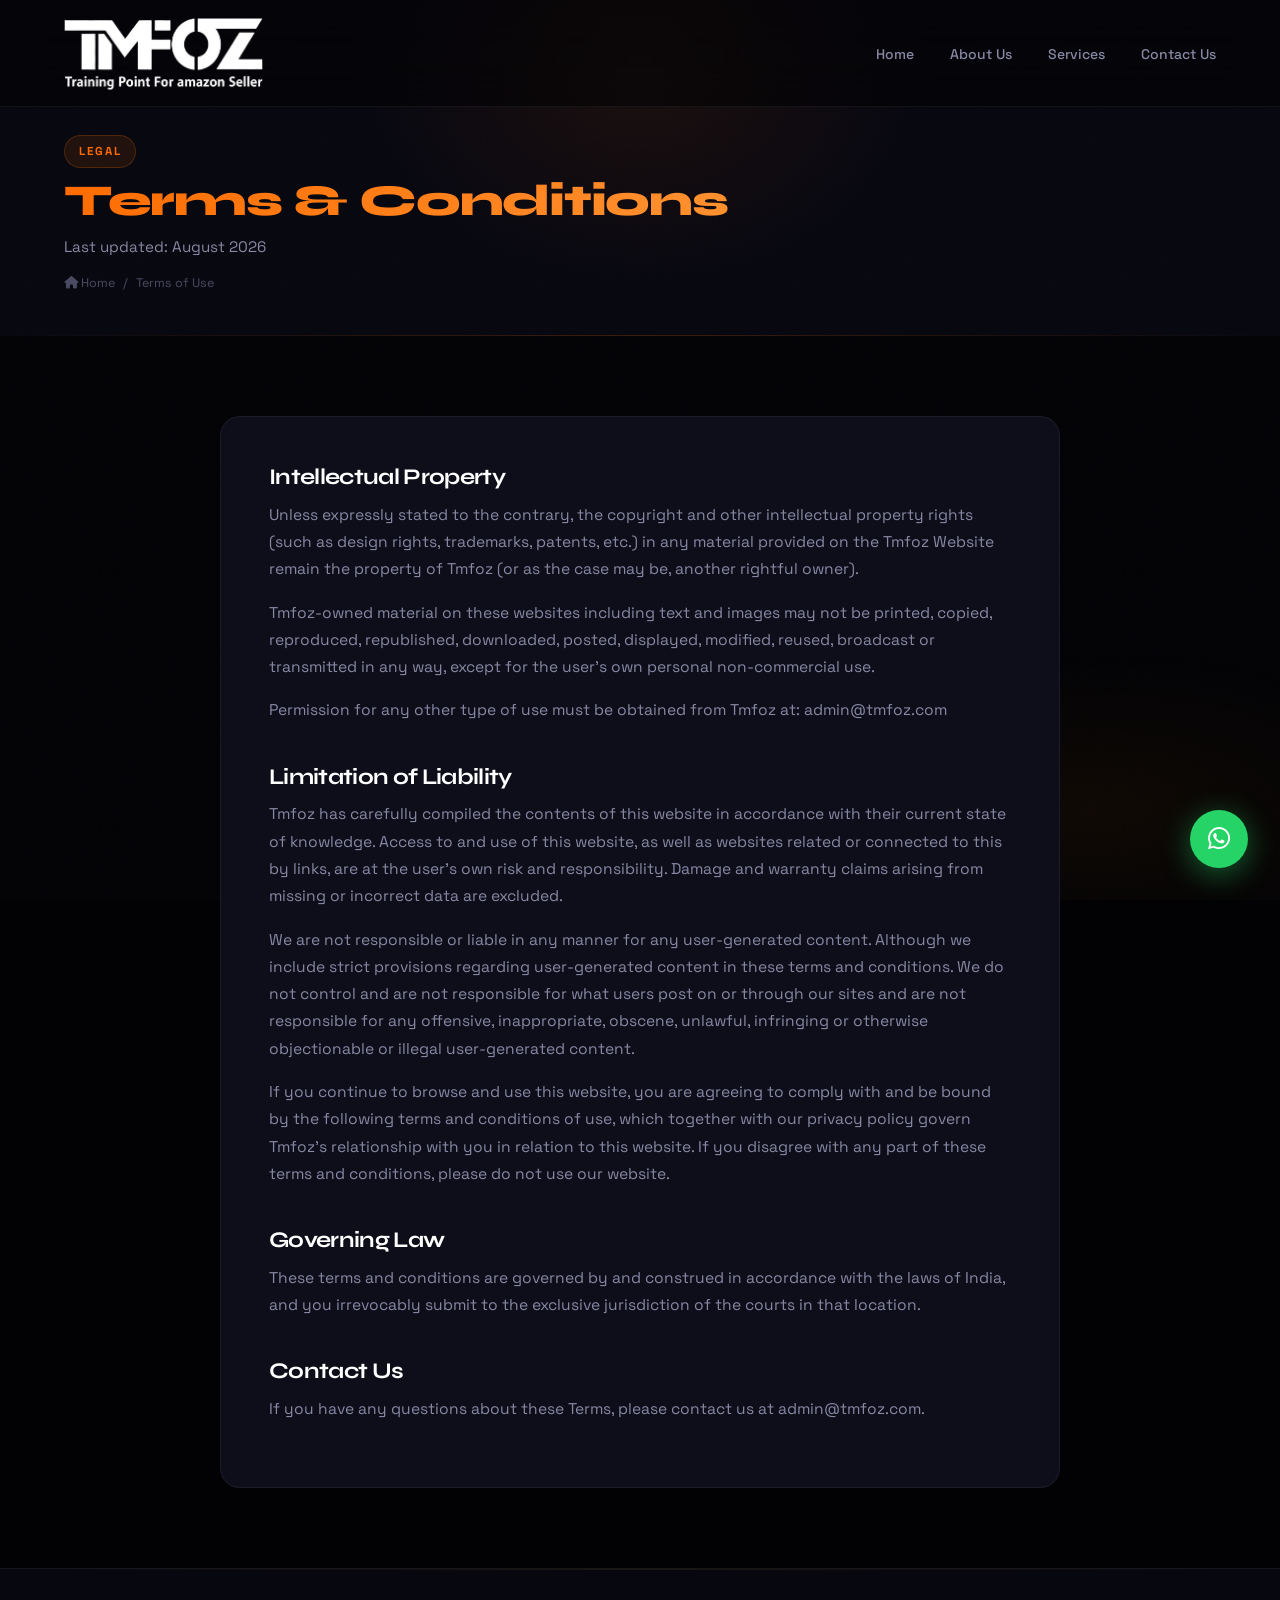
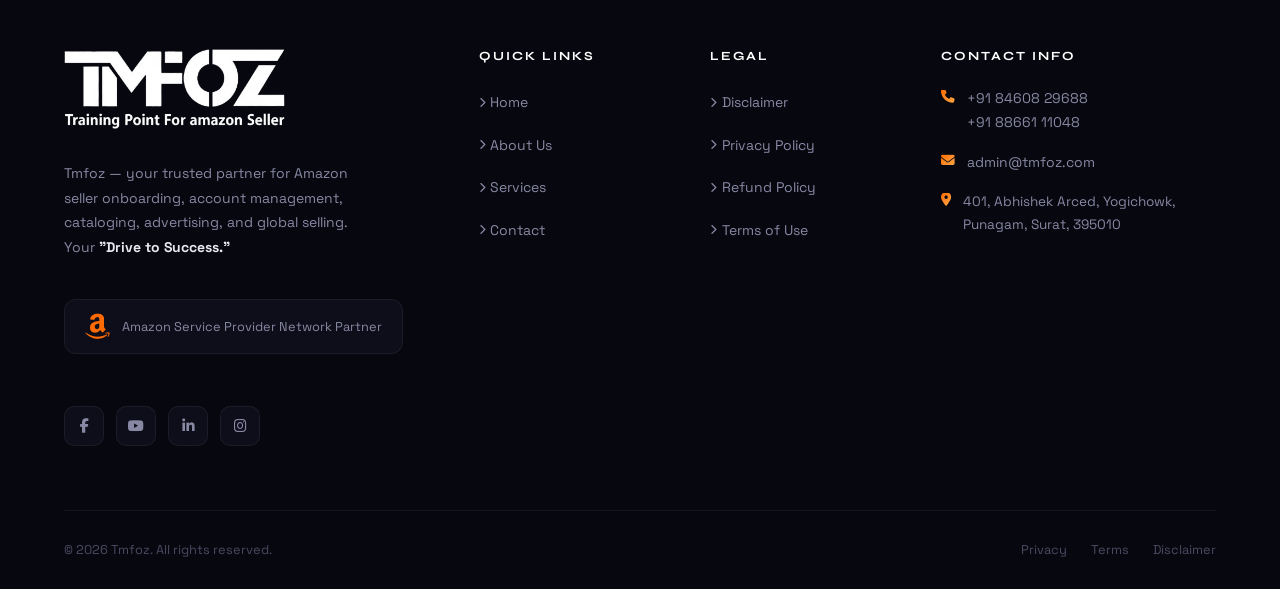
<file: terms-use.html>
<!DOCTYPE html>
<html lang="en">
<head>
    <meta charset="UTF-8">
    <meta name="viewport" content="width=device-width, initial-scale=1.0">
    <title>Terms of Use | Tmfoz</title>
    <meta name="description" content="Terms and Conditions for using the Tmfoz website and services.">
    <link rel="stylesheet" href="css/style.css">
    <link rel="stylesheet" href="https://cdnjs.cloudflare.com/ajax/libs/font-awesome/6.4.0/css/all.min.css">
</head>
<body>
    <header id="main-header">
        <div class="container nav-container">
            <a href="index.html" class="logo"><img src="image/logo.webp" alt="Tmfoz" style="height: 72px; width: auto;"></a>
            <nav><ul class="nav-links" id="nav-links">
                <li><a href="index.html">Home</a></li>
                <li><a href="about-us.html">About Us</a></li>
                <li><a href="services.html">Services</a></li>
                <li><a href="contact.html">Contact Us</a></li>
            </ul></nav>
            <button class="mobile-menu-btn" id="mobile-menu-btn" aria-label="Toggle menu"><i class="fa-solid fa-bars"></i></button>
        </div>
    </header>

    <div class="page-header">
        <div class="container">
            <span class="section-badge">Legal</span>
            <h1>Terms &amp; Conditions</h1>
            <p>Last updated: August 2026</p>
            <div class="breadcrumb">
                <a href="index.html"><i class="fa fa-home"></i> Home</a><span>/</span>
                <span style="color: var(--accent-1);">Terms of Use</span>
            </div>
        </div>
    </div>

    <section class="container" style="padding: 5rem 0;">
        <div class="text-content">
            <div class="card" style="padding: 3rem;">
                <h2>Intellectual Property</h2>
                <p>Unless expressly stated to the contrary, the copyright and other intellectual property rights (such as design rights, trademarks, patents, etc.) in any material provided on the Tmfoz Website remain the property of Tmfoz (or as the case may be, another rightful owner).</p>
                <p>Tmfoz-owned material on these websites including text and images may not be printed, copied, reproduced, republished, downloaded, posted, displayed, modified, reused, broadcast or transmitted in any way, except for the user's own personal non-commercial use.</p>
                <p>Permission for any other type of use must be obtained from Tmfoz at: <a href="mailto:admin@tmfoz.com" style="color: var(--accent-1);">admin@tmfoz.com</a></p>

                <h2>Limitation of Liability</h2>
                <p>Tmfoz has carefully compiled the contents of this website in accordance with their current state of knowledge. Access to and use of this website, as well as websites related or connected to this by links, are at the user's own risk and responsibility. Damage and warranty claims arising from missing or incorrect data are excluded.</p>
                <p>We are not responsible or liable in any manner for any user-generated content. Although we include strict provisions regarding user-generated content in these terms and conditions. We do not control and are not responsible for what users post on or through our sites and are not responsible for any offensive, inappropriate, obscene, unlawful, infringing or otherwise objectionable or illegal user-generated content.</p>
                <p>If you continue to browse and use this website, you are agreeing to comply with and be bound by the following terms and conditions of use, which together with our privacy policy govern Tmfoz's relationship with you in relation to this website. If you disagree with any part of these terms and conditions, please do not use our website.</p>

                <h2>Governing Law</h2>
                <p>These terms and conditions are governed by and construed in accordance with the laws of India, and you irrevocably submit to the exclusive jurisdiction of the courts in that location.</p>

                <h2>Contact Us</h2>
                <p>If you have any questions about these Terms, please contact us at <a href="mailto:admin@tmfoz.com" style="color: var(--accent-1);">admin@tmfoz.com</a>.</p>
            </div>
        </div>
    </section>

    <!-- ===================== FOOTER ===================== -->
    <footer>
        <div class="container">
            <div class="footer-grid">
                <div class="footer-brand">
                    <img src="image/logo.webp" alt="Tmfoz" style="height: 80px; width: auto;">
                    <p>Tmfoz — your trusted partner for Amazon seller onboarding, account management, cataloging, advertising, and global selling. Your <strong style="color: var(--text-off);">"Drive to Success."</strong></p>
                    <div class="partner-badge">
                        <i class="fa-brands fa-amazon"></i>
                        <span>Amazon Service Provider Network Partner</span>
                    </div>
                    <div class="footer-social">
                        <a href="https://www.facebook.com/tmfoz.yogichowk.branch/" target="_blank" rel="noopener noreferrer" aria-label="Facebook"><i class="fa-brands fa-facebook-f"></i></a>
                        <a href="https://www.youtube.com/channel/UC8ucC4hw8E-HS0ZfLq2JB5w" target="_blank" rel="noopener noreferrer" aria-label="YouTube"><i class="fa-brands fa-youtube"></i></a>
                        <a href="#" aria-label="LinkedIn"><i class="fa-brands fa-linkedin-in"></i></a>
                        <a href="https://www.instagram.com/tmfozsimada/" target="_blank" rel="noopener noreferrer" aria-label="Instagram"><i class="fa-brands fa-instagram"></i></a>
                    </div>
                </div>
                <div class="footer-col">
                    <h5>Quick Links</h5>
                    <ul class="footer-links">
                        <li><a href="index.html"><i class="fa-solid fa-chevron-right" style="font-size: 0.65rem;"></i> Home</a></li>
                        <li><a href="about-us.html"><i class="fa-solid fa-chevron-right" style="font-size: 0.65rem;"></i> About Us</a></li>
                        <li><a href="services.html"><i class="fa-solid fa-chevron-right" style="font-size: 0.65rem;"></i> Services</a></li>
                        <li><a href="contact.html"><i class="fa-solid fa-chevron-right" style="font-size: 0.65rem;"></i> Contact</a></li>
                    </ul>
                </div>
                <div class="footer-col">
                    <h5>Legal</h5>
                    <ul class="footer-links">
                        <li><a href="disclaimer.html"><i class="fa-solid fa-chevron-right" style="font-size: 0.65rem;"></i> Disclaimer</a></li>
                        <li><a href="privacy-policy.html"><i class="fa-solid fa-chevron-right" style="font-size: 0.65rem;"></i> Privacy Policy</a></li>
                        <li><a href="refund-policy.html"><i class="fa-solid fa-chevron-right" style="font-size: 0.65rem;"></i> Refund Policy</a></li>
                        <li><a href="terms-use.html"><i class="fa-solid fa-chevron-right" style="font-size: 0.65rem;"></i> Terms of Use</a></li>
                    </ul>
                </div>
                <div class="footer-col">
                    <h5>Contact Info</h5>
                    <ul class="footer-links footer-contact">
                        <li><i class="fa-solid fa-phone"></i><div><a href="tel:+918460829688" style="color: inherit;">+91 84608 29688</a><br><a href="tel:+918866111048" style="color: inherit;">+91 88661 11048</a></div></li>
                        <li><i class="fa-solid fa-envelope"></i><a href="mailto:admin@tmfoz.com" style="color: inherit;">admin@tmfoz.com</a></li>
                        <li><i class="fa-solid fa-location-dot"></i><div>401, Abhishek Arced, Yogichowk, Punagam, Surat, 395010</div></li>
                    </ul>
                </div>
            </div>
            <div class="footer-bottom">
                <span>&copy; 2026 Tmfoz. All rights reserved.</span>
                <div class="footer-bottom-links">
                    <a href="privacy-policy.html">Privacy</a>
                    <a href="terms-use.html">Terms</a>
                    <a href="disclaimer.html">Disclaimer</a>
                </div>
            </div>
        </div>
    </footer>

    <!-- WhatsApp Float -->
    <a href="https://wa.me/918460829688" target="_blank" rel="noopener noreferrer" class="whatsapp-float" aria-label="Chat on WhatsApp">
        <i class="fa-brands fa-whatsapp"></i>
    </a>

    <!-- Back to Top -->
    <button id="back-to-top" aria-label="Back to top"><i class="fa-solid fa-arrow-up"></i></button>

    <script src="js/script.js"></script>
</body>
</html>
</file>
<file: css/style.css>
/* ============================================================
   TMFOZ — Premium Agency Dark Theme
   Deep Black + Neon Orange/Amber | Full Redesign
   ============================================================ */

@import url('https://fonts.googleapis.com/css2?family=Inter:wght@300;400;500;600;700&family=Syne:wght@400;600;700;800&family=Space+Grotesk:wght@300;400;500;600;700&display=swap');

/* ---- Variables ---- */
:root {
  --black:       #020205;
  --black-2:     #07070f;
  --black-3:     #0e0e1a;
  --black-4:     #141420;

  --orange:      #FF6B00;
  --orange-2:    #FF8C2A;
  --amber:       #FFA940;
  --amber-light: #FFD591;

  --grad-main:   linear-gradient(135deg, #FF6B00 0%, #FF8C2A 50%, #FFA940 100%);
  --grad-glow:   linear-gradient(135deg, rgba(255,107,0,0.20) 0%, rgba(255,169,64,0.10) 100%);
  --grad-text:   linear-gradient(90deg, #FF6B00, #FFA940, #FF6B00);

  --text-white:  #FFFFFF;
  --text-off:    #E8E8F0;
  --text-muted:  #8888A4;
  --text-dim:    #4A4A62;

  --border:      rgba(255, 107, 0, 0.12);
  --border-soft: rgba(255, 255, 255, 0.06);

  --card-bg:     rgba(255, 255, 255, 0.025);
  --card-bg-hov: rgba(255, 107, 0, 0.06);

  --ease:        cubic-bezier(0.25, 0.46, 0.45, 0.94);
  --ease-out:    cubic-bezier(0.16, 1, 0.3, 1);
  --t:           0.35s;
}

/* ---- Reset ---- */
*, *::before, *::after { margin: 0; padding: 0; box-sizing: border-box; }

html { scroll-behavior: smooth; scroll-padding-top: 90px; }

body {
  font-family: 'Space Grotesk', sans-serif;
  background-color: var(--black);
  color: var(--text-off);
  line-height: 1.7;
  overflow-x: hidden;
  -webkit-font-smoothing: antialiased;
}

/* Ambient background radial lights */
body::before {
  content: '';
  position: fixed;
  inset: 0;
  pointer-events: none;
  z-index: 0;
  background:
    radial-gradient(ellipse 70% 40% at 15% 5%,  rgba(255,107,0,0.07) 0%, transparent 70%),
    radial-gradient(ellipse 50% 30% at 85% 90%, rgba(255,140,0,0.05) 0%, transparent 60%);
}

/* Noise grain texture */
body::after {
  content: '';
  position: fixed;
  inset: 0;
  pointer-events: none;
  z-index: 0;
  opacity: 0.025;
  background-image: url("data:image/svg+xml,%3Csvg viewBox='0 0 256 256' xmlns='http://www.w3.org/2000/svg'%3E%3Cfilter id='noise'%3E%3CfeTurbulence type='fractalNoise' baseFrequency='0.9' numOctaves='4' stitchTiles='stitch'/%3E%3C/filter%3E%3Crect width='100%25' height='100%25' filter='url(%23noise)'/%3E%3C/svg%3E");
  background-repeat: repeat;
  background-size: 256px;
}

/* ---- Typography ---- */
h1, h2, h3, h4, h5, h6 {
  font-family: 'Syne', sans-serif;
  color: var(--text-white);
  letter-spacing: -0.03em;
  line-height: 1.1;
  margin-bottom: 1rem;
}

h2 {
  font-size: clamp(2rem, 4.5vw, 3.25rem);
  font-weight: 800;
}

h3 { font-size: 1.3rem; font-weight: 700; }
h4 { font-size: 1rem;   font-weight: 600; }

p { color: var(--text-muted); margin-bottom: 1rem; font-size: 0.975rem; line-height: 1.75; }

a { text-decoration: none; color: inherit; transition: color var(--t) var(--ease); }
a:hover { color: var(--orange); }

/* ---- Gradient text ---- */
.grad-text {
  background: var(--grad-main);
  -webkit-background-clip: text;
  -webkit-text-fill-color: transparent;
  background-clip: text;
}

/* ---- Layout ---- */
.container {
  width: 90%;
  max-width: 1220px;
  margin: 0 auto;
  position: relative;
  z-index: 1;
}

section { padding: 7rem 0; }

/* ---- Section Label ---- */
.label {
  display: inline-flex;
  align-items: center;
  gap: 0.5rem;
  font-size: 0.72rem;
  font-weight: 700;
  text-transform: uppercase;
  letter-spacing: 3px;
  color: var(--orange);
  margin-bottom: 1.25rem;
}

.label::before {
  content: '';
  width: 20px;
  height: 2px;
  background: var(--grad-main);
  border-radius: 2px;
}

/* ---- Divider ---- */
.divider {
  width: 50px;
  height: 3px;
  background: var(--grad-main);
  border-radius: 99px;
  margin: 1.25rem 0 0;
}

.divider.center { margin: 1.25rem auto 0; }

/* ============================================================
   ANNOUNCEMENT BAR
   ============================================================ */
.announcement-bar {
  background: var(--grad-main);
  color: #000;
  text-align: center;
  padding: 0.5rem 1rem;
  font-size: 0.82rem;
  font-weight: 600;
  letter-spacing: 0.5px;
  position: relative;
  z-index: 1100;
}

.announcement-bar a { color: #000; font-weight: 700; text-decoration: underline; }

/* ============================================================
   HEADER
   ============================================================ */
header {
  position: fixed;
  top: 0;
  left: 0;
  right: 0;
  z-index: 1000;
  transition: top 0.25s ease, background 0.3s ease, box-shadow 0.3s ease;
}

/* Offset if announcement bar is present at initial load */
body.has-bar header {
  top: var(--bar-height, 32px);
}

/* On scroll, remove any extra spacing above navbar */
body.has-bar header.scrolled,
body.scrolled header,
header.scrolled {
  top: 0 !important;
}

header::before {
  content: '';
  position: absolute;
  inset: 0;
  background: rgba(2, 2, 5, 0.55);
  backdrop-filter: blur(24px);
  -webkit-backdrop-filter: blur(24px);
  border-bottom: 1px solid var(--border-soft);
  transition: all 0.35s ease;
  z-index: -1;
}

header.scrolled::before {
  background: rgba(2, 2, 5, 0.95);
  border-bottom-color: var(--border);
  box-shadow: 0 4px 30px rgba(0,0,0,0.85);
}

.nav-container {
  display: flex;
  justify-content: space-between;
  align-items: center;
  padding: 1.1rem 0;
  transition: padding 0.3s ease;
}

/* Compact nav on scroll to eliminate extra spacing */
header.scrolled .nav-container {
  padding: 0.65rem 0;
}

.logo { display: flex; align-items: center; }

.logo img {
  transition: height 0.3s ease;
}

header.scrolled .logo img {
  height: 52px !important;
}

.nav-links {
  display: flex;
  list-style: none;
  gap: 2.25rem;
  align-items: center;
}

.nav-links li a {
  font-size: 0.875rem;
  font-weight: 500;
  color: var(--text-muted);
  position: relative;
  padding-bottom: 3px;
  transition: color var(--t) var(--ease);
}

.nav-links li a::after {
  content: '';
  position: absolute;
  bottom: -1px;
  left: 0;
  width: 0;
  height: 1px;
  background: var(--grad-main);
  transition: width 0.3s var(--ease-out);
}

.nav-links li a:hover,
.nav-links li a.active {
  color: var(--text-white);
}

.nav-links li a:hover::after,
.nav-links li a.active::after { width: 100%; }

.nav-cta {
  font-size: 0.82rem !important;
  font-weight: 700 !important;
  color: #000 !important;
  background: var(--grad-main);
  padding: 0.6rem 1.5rem;
  border-radius: 100px;
  transition: all 0.3s ease !important;
  white-space: nowrap;
}

.nav-cta::after { display: none !important; }
.nav-cta:hover { transform: scale(1.04); box-shadow: 0 6px 24px rgba(255,107,0,0.45); }

.mobile-menu-btn {
  display: none;
  background: none;
  border: none;
  color: var(--orange);
  font-size: 1.4rem;
  cursor: pointer;
  z-index: 10;
}

/* ============================================================
   BUTTONS
   ============================================================ */
.btn {
  display: inline-flex;
  align-items: center;
  gap: 0.6rem;
  padding: 1rem 2.5rem;
  border-radius: 100px;
  font-weight: 700;
  font-size: 0.875rem;
  text-transform: uppercase;
  letter-spacing: 1.5px;
  cursor: pointer;
  border: none;
  transition: all var(--t) var(--ease-out);
  position: relative;
  overflow: hidden;
  white-space: nowrap;
}

.btn::after {
  content: '';
  position: absolute;
  inset: 0;
  background: rgba(255,255,255,0.12);
  opacity: 0;
  transition: opacity 0.25s;
  border-radius: inherit;
}

.btn:hover::after { opacity: 1; }

.btn-primary {
  background: var(--grad-main);
  color: #000;
  box-shadow: 0 4px 24px rgba(255,107,0,0.35);
}

.btn-primary:hover {
  transform: translateY(-3px) scale(1.02);
  box-shadow: 0 12px 40px rgba(255,107,0,0.55);
  color: #000;
}

.btn-ghost {
  background: transparent;
  color: var(--text-white);
  border: 1px solid var(--border-soft);
}

.btn-ghost:hover {
  border-color: var(--border);
  background: var(--card-bg-hov);
  color: var(--orange);
  transform: translateY(-2px);
}

/* ============================================================
   HERO
   ============================================================ */
.hero {
  position: relative;
  min-height: 100vh;
  display: flex;
  align-items: center;
  overflow: hidden;
  padding-top: 100px;
}

/* Big blurred orbs */
.hero-orb {
  position: absolute;
  border-radius: 50%;
  filter: blur(120px);
  pointer-events: none;
}

.hero-orb-1 {
  width: 600px; height: 600px;
  background: rgba(255, 107, 0, 0.12);
  top: -200px; left: -150px;
}

.hero-orb-2 {
  width: 400px; height: 400px;
  background: rgba(255, 169, 64, 0.08);
  bottom: -100px; right: -100px;
}

/* Grid lines overlay */
.hero-grid {
  position: absolute;
  inset: 0;
  background-image:
    linear-gradient(rgba(255,107,0,0.04) 1px, transparent 1px),
    linear-gradient(90deg, rgba(255,107,0,0.04) 1px, transparent 1px);
  background-size: 80px 80px;
  mask-image: radial-gradient(ellipse 80% 80% at 50% 50%, #000 0%, transparent 100%);
  pointer-events: none;
}

.hero-content-wrap {
  display: grid;
  grid-template-columns: 1fr 1fr;
  gap: 5rem;
  align-items: center;
  width: 100%;
}

.hero-left {}

.hero-tag {
  display: inline-flex;
  align-items: center;
  gap: 0.6rem;
  background: rgba(255,107,0,0.1);
  border: 1px solid rgba(255,107,0,0.25);
  border-radius: 100px;
  padding: 0.4rem 1rem 0.4rem 0.5rem;
  font-size: 0.75rem;
  font-weight: 700;
  color: var(--orange);
  text-transform: uppercase;
  letter-spacing: 1.5px;
  margin-bottom: 2rem;
}

.hero-tag-dot {
  width: 22px; height: 22px;
  background: var(--grad-main);
  border-radius: 50%;
  display: flex; align-items: center; justify-content: center;
  font-size: 0.6rem;
  color: #000;
}

.hero-h1 {
  font-size: clamp(2.8rem, 5.5vw, 5rem);
  font-weight: 800;
  line-height: 1.02;
  margin-bottom: 1.75rem;
  color: var(--text-white);
}

.hero-h1 em {
  font-style: normal;
  background: var(--grad-main);
  -webkit-background-clip: text;
  -webkit-text-fill-color: transparent;
  background-clip: text;
}

.hero-sub {
  font-size: 1.05rem;
  max-width: 500px;
  margin-bottom: 2.5rem;
  color: var(--text-muted);
  line-height: 1.8;
}

.hero-actions {
  display: flex;
  gap: 1rem;
  flex-wrap: wrap;
  align-items: center;
}

.hero-trust {
  margin-top: 3rem;
  display: flex;
  align-items: center;
  gap: 1rem;
}

.hero-trust-avatars {
  display: flex;
}

.hero-trust-avatars span {
  width: 36px; height: 36px;
  border-radius: 50%;
  background: var(--grad-main);
  border: 2px solid var(--black);
  display: flex; align-items: center; justify-content: center;
  font-size: 0.65rem;
  font-weight: 800;
  color: #000;
  margin-left: -10px;
}

.hero-trust-avatars span:first-child { margin-left: 0; }

.hero-trust-text {
  font-size: 0.8rem;
  color: var(--text-muted);
  line-height: 1.4;
}

.hero-trust-text strong { color: var(--text-white); display: block; }

/* Hero right — stats card stack */
.hero-right {
  display: flex;
  flex-direction: column;
  gap: 1.25rem;
}

.hero-card {
  background: var(--card-bg);
  border: 1px solid var(--border-soft);
  border-radius: 20px;
  padding: 1.75rem 2rem;
  backdrop-filter: blur(20px);
  transition: all var(--t) var(--ease-out);
  display: flex;
  align-items: center;
  gap: 1.25rem;
}

.hero-card:hover {
  border-color: var(--border);
  background: var(--card-bg-hov);
  transform: translateX(8px);
}

.hero-card-icon {
  width: 52px; height: 52px; min-width: 52px;
  border-radius: 14px;
  background: rgba(255,107,0,0.12);
  border: 1px solid rgba(255,107,0,0.2);
  display: flex; align-items: center; justify-content: center;
  font-size: 1.3rem;
  background-clip: text;
}

.hero-card-icon i {
  background: var(--grad-main);
  -webkit-background-clip: text;
  -webkit-text-fill-color: transparent;
  background-clip: text;
}

.hero-card-num {
  font-family: 'Syne', sans-serif;
  font-size: 1.9rem;
  font-weight: 800;
  color: var(--text-white);
  line-height: 1;
  margin-bottom: 0.2rem;
}

.hero-card-label {
  font-size: 0.78rem;
  color: var(--text-muted);
  text-transform: uppercase;
  letter-spacing: 1px;
  font-weight: 500;
}

/* Animated badge on hero card */
.hero-card-badge {
  margin-left: auto;
  font-size: 0.68rem;
  font-weight: 700;
  color: #000;
  background: var(--grad-main);
  border-radius: 100px;
  padding: 0.25rem 0.75rem;
  white-space: nowrap;
}

/* ============================================================
   TICKER / MARQUEE
   ============================================================ */
.ticker-wrap {
  overflow: hidden;
  border-top: 1px solid var(--border-soft);
  border-bottom: 1px solid var(--border-soft);
  background: var(--black-2);
  padding: 1rem 0;
  position: relative;
  z-index: 1;
}

.ticker-inner {
  display: flex;
  gap: 3rem;
  animation: ticker 30s linear infinite;
  width: max-content;
}

.ticker-item {
  display: flex;
  align-items: center;
  gap: 0.75rem;
  font-size: 0.8rem;
  font-weight: 600;
  text-transform: uppercase;
  letter-spacing: 2px;
  color: var(--text-muted);
  white-space: nowrap;
}

.ticker-item i {
  font-size: 1rem;
  background: var(--grad-main);
  -webkit-background-clip: text;
  -webkit-text-fill-color: transparent;
  background-clip: text;
}

@keyframes ticker {
  from { transform: translateX(0); }
  to   { transform: translateX(-50%); }
}

/* ============================================================
   SERVICES
   ============================================================ */
.services-section { background: var(--black-2); }

.services-grid {
  display: grid;
  grid-template-columns: repeat(auto-fit, minmax(300px, 1fr));
  gap: 1.5px;
  border: 1.5px solid var(--border-soft);
  border-radius: 24px;
  overflow: hidden;
  margin-top: 4rem;
}

.service-item {
  background: var(--black-2);
  padding: 2.5rem 2rem;
  position: relative;
  transition: all var(--t) var(--ease-out);
  cursor: default;
}

.service-item::before {
  content: '';
  position: absolute;
  inset: 0;
  background: var(--card-bg-hov);
  opacity: 0;
  transition: opacity 0.35s;
}

.service-item:hover::before { opacity: 1; }

.service-item:hover .service-icon { transform: scale(1.15) rotate(-5deg); }

.service-num {
  font-size: 0.7rem;
  font-weight: 700;
  color: var(--text-dim);
  letter-spacing: 2px;
  margin-bottom: 1.5rem;
  display: block;
}

.service-icon {
  font-size: 2.2rem;
  margin-bottom: 1.25rem;
  display: block;
  background: var(--grad-main);
  -webkit-background-clip: text;
  -webkit-text-fill-color: transparent;
  background-clip: text;
  transition: transform 0.4s var(--ease-out);
}

.service-title {
  font-size: 1.15rem;
  font-weight: 700;
  margin-bottom: 0.75rem;
  color: var(--text-white);
}

.service-desc { font-size: 0.875rem; margin-bottom: 1.5rem; }

.service-link {
  display: inline-flex;
  align-items: center;
  gap: 0.4rem;
  font-size: 0.8rem;
  font-weight: 700;
  color: var(--orange);
  text-transform: uppercase;
  letter-spacing: 1px;
  transition: gap 0.3s;
}

.service-link:hover { gap: 0.8rem; color: var(--amber); }

/* Slider wrapper */
.services-slider-wrapper {
  position: relative;
  display: flex;
  align-items: center;
}

.services-slider {
  display: flex;
  overflow-x: auto;
  scroll-snap-type: x mandatory;
  scroll-behavior: smooth;
  gap: 1.5rem;
  padding: 2rem 0.5rem;
  scrollbar-width: none;
}

.services-slider::-webkit-scrollbar { display: none; }

.services-slider .service-card-slide {
  min-width: 300px;
  max-width: 340px;
  flex: 0 0 auto;
  scroll-snap-align: start;
}

/* ============================================================
   WHY US — SPLIT LAYOUT
   ============================================================ */
.why-section { background: var(--black-3); }

.why-layout {
  display: grid;
  grid-template-columns: 1fr 1.1fr;
  gap: 6rem;
  align-items: center;
}

.why-image-wrap {
  position: relative;
}

.why-image {
  width: 100%;
  border-radius: 24px;
  border: 1px solid var(--border-soft);
  overflow: hidden;
  position: relative;
}

.why-image img {
  width: 100%;
  height: 480px;
  object-fit: cover;
  display: block;
  filter: brightness(0.8);
  transition: transform 0.6s var(--ease-out), filter 0.4s;
}

.why-image:hover img { transform: scale(1.04); filter: brightness(0.9); }

/* Floating badge on image */
.why-badge {
  position: absolute;
  bottom: -24px;
  right: -24px;
  background: var(--grad-main);
  color: #000;
  padding: 1.5rem;
  border-radius: 20px;
  text-align: center;
  font-family: 'Syne', sans-serif;
  box-shadow: 0 12px 40px rgba(255,107,0,0.4);
}

.why-badge-num { font-size: 2.5rem; font-weight: 800; line-height: 1; }
.why-badge-text { font-size: 0.7rem; font-weight: 700; text-transform: uppercase; letter-spacing: 1px; margin-top: 0.2rem; }

.why-list { list-style: none; margin-top: 2.5rem; }

.why-item {
  display: flex;
  gap: 1.25rem;
  margin-bottom: 2rem;
  padding-bottom: 2rem;
  border-bottom: 1px solid var(--border-soft);
  transition: padding-left 0.3s var(--ease-out);
}

.why-item:last-child { border-bottom: none; margin-bottom: 0; padding-bottom: 0; }
.why-item:hover { padding-left: 8px; }

.why-item-icon {
  width: 48px; height: 48px; min-width: 48px;
  background: rgba(255,107,0,0.1);
  border: 1px solid rgba(255,107,0,0.2);
  border-radius: 14px;
  display: flex; align-items: center; justify-content: center;
  font-size: 1.2rem;
  flex-shrink: 0;
}

.why-item-icon i {
  background: var(--grad-main);
  -webkit-background-clip: text;
  -webkit-text-fill-color: transparent;
  background-clip: text;
}

.why-item-title { font-size: 1rem; font-weight: 700; margin-bottom: 0.3rem; color: var(--text-white); }

/* ============================================================
   PROCESS / HOW IT WORKS
   ============================================================ */
.process-section { background: var(--black); }

.process-steps {
  display: grid;
  grid-template-columns: repeat(auto-fit, minmax(220px, 1fr));
  gap: 0;
  margin-top: 4rem;
  position: relative;
}

/* Connecting line */
.process-steps::before {
  content: '';
  position: absolute;
  top: 38px;
  left: 10%;
  right: 10%;
  height: 1px;
  background: linear-gradient(90deg, transparent, var(--border), var(--border), transparent);
  z-index: 0;
}

.process-step {
  text-align: center;
  padding: 0 2rem;
  position: relative;
  z-index: 1;
}

.step-num {
  width: 76px; height: 76px;
  border-radius: 50%;
  background: var(--black-3);
  border: 2px solid var(--border);
  display: flex; align-items: center; justify-content: center;
  font-family: 'Syne', sans-serif;
  font-size: 1.6rem;
  font-weight: 800;
  background-clip: text;
  margin: 0 auto 1.75rem;
  position: relative;
  transition: all var(--t) var(--ease-out);
}

.process-step:hover .step-num {
  background: var(--grad-main);
  border-color: transparent;
  transform: scale(1.1);
  box-shadow: 0 8px 30px rgba(255,107,0,0.4);
}

.step-num span {
  background: var(--grad-main);
  -webkit-background-clip: text;
  -webkit-text-fill-color: transparent;
  background-clip: text;
}

.process-step:hover .step-num span {
  -webkit-text-fill-color: #000;
  background: none;
}

.step-title { font-size: 1.05rem; font-weight: 700; margin-bottom: 0.5rem; }
.step-desc  { font-size: 0.85rem; }

/* ============================================================
   STATS SECTION
   ============================================================ */
.stats-section {
  background: var(--black-4);
  border-top: 1px solid var(--border-soft);
  border-bottom: 1px solid var(--border-soft);
  padding: 4.5rem 0;
}

.stats-grid {
  display: grid;
  grid-template-columns: repeat(5, 1fr);
  gap: 1px;
  background: var(--border-soft);
  border-radius: 20px;
  overflow: hidden;
  border: 1px solid var(--border-soft);
}

.stat-box,
.stat-card {
  background: var(--black-3);
  padding: 2.5rem 1rem;
  text-align: center;
  position: relative;
  overflow: visible;
  transition: background var(--t);
  display: flex;
  flex-direction: column;
  align-items: center;
  justify-content: center;
  min-width: 0;
}

.stat-box:hover,
.stat-card:hover {
  background: var(--card-bg-hov);
}

.stat-box::before,
.stat-card::before {
  content: '';
  position: absolute;
  top: 0;
  left: 0;
  right: 0;
  height: 2px;
  background: var(--grad-main);
  transform: scaleX(0);
  transform-origin: left;
  transition: transform 0.5s var(--ease-out);
}

.stat-box:hover::before,
.stat-card:hover::before {
  transform: scaleX(1);
}

.stat-num,
.stat-number {
  font-family: 'Syne', sans-serif;
  font-size: clamp(1.85rem, 2.8vw, 2.85rem);
  font-weight: 800;
  background: var(--grad-main);
  -webkit-background-clip: text;
  -webkit-text-fill-color: transparent;
  background-clip: text;
  line-height: 1.25;
  padding: 0.1em 0.25em;
  margin-bottom: 0.4rem;
  white-space: nowrap;
  display: inline-block;
  letter-spacing: -0.5px;
}

.stat-label {
  font-size: clamp(0.72rem, 0.85vw, 0.82rem);
  text-transform: uppercase;
  letter-spacing: 0.8px;
  color: var(--text-off);
  font-weight: 600;
  line-height: 1.35;
  margin: 0;
  max-width: 175px;
  word-break: normal;
  overflow-wrap: break-word;
  opacity: 0.88;
}

/* ============================================================
   WHAT WE DO — GRID
   ============================================================ */
.what-section { background: var(--black-2); }

.what-grid {
  display: grid;
  grid-template-columns: repeat(auto-fit, minmax(250px, 1fr));
  gap: 1.25rem;
  margin-top: 4rem;
}

.what-card {
  background: var(--black-3);
  border: 1px solid var(--border-soft);
  border-radius: 20px;
  padding: 2rem 1.75rem;
  transition: all var(--t) var(--ease-out);
  position: relative;
  overflow: hidden;
}

.what-card::after {
  content: '';
  position: absolute;
  inset: 0;
  background: var(--grad-glow);
  opacity: 0;
  transition: opacity 0.35s;
}

.what-card:hover {
  border-color: var(--border);
  transform: translateY(-6px);
  box-shadow: 0 16px 50px rgba(0,0,0,0.5), 0 0 0 1px rgba(255,107,0,0.12);
}

.what-card:hover::after { opacity: 1; }
.what-card:hover .what-icon { transform: scale(1.2) translateY(-4px); }

.what-icon {
  font-size: 2rem;
  display: inline-block;
  margin-bottom: 1.25rem;
  background: var(--grad-main);
  -webkit-background-clip: text;
  -webkit-text-fill-color: transparent;
  background-clip: text;
  transition: transform 0.4s var(--ease-out);
  position: relative;
  z-index: 1;
}

.what-card h4 { font-size: 0.975rem; font-weight: 700; margin-bottom: 0.5rem; position: relative; z-index: 1; }
.what-card p  { font-size: 0.85rem; margin-bottom: 0; position: relative; z-index: 1; }

/* ============================================================
   TESTIMONIALS
   ============================================================ */
.testimonials-section { background: var(--black-3); }

.testimonials-grid {
  display: grid;
  grid-template-columns: repeat(auto-fit, minmax(320px, 1fr));
  gap: 1.5rem;
  margin-top: 4rem;
}

.testi-card {
  background: var(--black-4);
  border: 1px solid var(--border-soft);
  border-radius: 24px;
  padding: 2.5rem;
  position: relative;
  transition: all var(--t) var(--ease-out);
}

.testi-card:hover {
  border-color: var(--border);
  transform: translateY(-8px);
  box-shadow: 0 20px 60px rgba(0,0,0,0.5);
}

.testi-stars {
  display: flex;
  gap: 0.3rem;
  margin-bottom: 1.5rem;
}

.testi-stars i { font-size: 0.85rem; color: var(--orange); }

.testi-quote-mark {
  position: absolute;
  top: 1.5rem;
  right: 2rem;
  font-size: 5rem;
  font-family: 'Syne', sans-serif;
  font-weight: 800;
  color: rgba(255,107,0,0.06);
  line-height: 1;
  pointer-events: none;
}

.testi-text {
  font-size: 0.95rem;
  line-height: 1.8;
  color: var(--text-off);
  font-style: italic;
  margin-bottom: 2rem;
}

.testi-author {
  display: flex;
  align-items: center;
  gap: 1rem;
}

.testi-avatar {
  width: 48px; height: 48px;
  border-radius: 50%;
  background: var(--grad-main);
  display: flex; align-items: center; justify-content: center;
  font-family: 'Syne', sans-serif;
  font-weight: 800;
  font-size: 1rem;
  color: #000;
  flex-shrink: 0;
}

.testi-name { font-size: 0.95rem; font-weight: 700; color: var(--text-white); }
.testi-role { font-size: 0.75rem; color: var(--orange); text-transform: uppercase; letter-spacing: 1px; font-weight: 600; }

/* ============================================================
   CTA SECTION
   ============================================================ */
.cta-section {
  background: var(--black);
  padding: 7rem 0;
}

.cta-inner {
  background: linear-gradient(135deg, #0e0e1a 0%, #14140a 100%);
  border: 1px solid rgba(255,107,0,0.2);
  border-radius: 32px;
  padding: 5rem 4rem;
  text-align: center;
  position: relative;
  overflow: hidden;
}

.cta-inner::before {
  content: '';
  position: absolute;
  top: -150px; left: 50%;
  transform: translateX(-50%);
  width: 500px; height: 400px;
  background: radial-gradient(ellipse, rgba(255,107,0,0.12) 0%, transparent 70%);
  pointer-events: none;
}

.cta-inner h2 { font-size: clamp(2rem, 4vw, 3rem); margin-bottom: 1rem; }
.cta-inner p  { max-width: 550px; margin: 0 auto 2.5rem; font-size: 1rem; }

.cta-actions {
  display: flex;
  gap: 1rem;
  justify-content: center;
  flex-wrap: wrap;
}

/* ============================================================
   FOOTER
   ============================================================ */
footer {
  background: var(--black-2);
  border-top: 1px solid var(--border-soft);
  padding: 5rem 0 0;
  position: relative;
}

footer::before {
  content: '';
  position: absolute;
  top: 0; left: 0; right: 0;
  height: 1px;
  background: linear-gradient(90deg, transparent, var(--border), transparent);
}

.footer-grid {
  display: grid;
  grid-template-columns: 2fr 1fr 1fr 1.5fr;
  gap: 3rem;
  padding-bottom: 4rem;
  border-bottom: 1px solid var(--border-soft);
}

.footer-brand p { font-size: 0.875rem; margin-top: 1.5rem; max-width: 300px; }

.footer-col h5 {
  font-size: 0.78rem;
  text-transform: uppercase;
  letter-spacing: 2px;
  color: var(--text-white);
  font-weight: 700;
  margin-bottom: 1.5rem;
}

.footer-links { list-style: none; }

.footer-links li { margin-bottom: 0.9rem; }

.footer-links a {
  font-size: 0.875rem;
  color: var(--text-muted);
  display: inline-flex;
  align-items: center;
  gap: 0.3rem;
  transition: all 0.25s;
}

.footer-links a:hover {
  color: var(--orange);
  transform: translateX(4px);
}

.footer-social {
  display: flex;
  gap: 0.75rem;
  margin-top: 1.75rem;
}

.footer-social a {
  width: 40px; height: 40px;
  border-radius: 10px;
  background: var(--black-3);
  border: 1px solid var(--border-soft);
  display: flex; align-items: center; justify-content: center;
  font-size: 0.9rem;
  color: var(--text-muted);
  transition: all var(--t) var(--ease-out);
}

.footer-social a:hover {
  background: var(--grad-main);
  border-color: transparent;
  color: #000;
  transform: translateY(-4px);
  box-shadow: 0 8px 24px rgba(255,107,0,0.35);
}

.footer-contact li {
  display: flex;
  gap: 0.75rem;
  align-items: flex-start;
  margin-bottom: 1rem;
  font-size: 0.85rem;
  color: var(--text-muted);
}

.footer-contact li i {
  background: var(--grad-main);
  -webkit-background-clip: text;
  -webkit-text-fill-color: transparent;
  background-clip: text;
  margin-top: 3px;
  flex-shrink: 0;
}

.footer-bottom {
  display: flex;
  justify-content: space-between;
  align-items: center;
  padding: 1.75rem 0;
  font-size: 0.8rem;
  color: var(--text-dim);
  flex-wrap: wrap;
  gap: 0.5rem;
}

.footer-bottom-links { display: flex; gap: 1.5rem; }
.footer-bottom-links a { color: var(--text-dim); transition: color 0.25s; }
.footer-bottom-links a:hover { color: var(--orange); }

/* ============================================================
   INNER PAGE HEADER
   ============================================================ */
.page-header {
  padding: 135px 0 42px;
  position: relative;
  overflow: hidden;
  background: var(--black-2);
}

.page-header::before {
  content: '';
  position: absolute;
  top: -150px; left: 50%;
  transform: translateX(-50%);
  width: 600px; height: 450px;
  background: radial-gradient(ellipse, rgba(255,107,0,0.08) 0%, transparent 65%);
  pointer-events: none;
}

.page-header::after {
  content: '';
  position: absolute;
  bottom: 0; left: 0; right: 0;
  height: 1px;
  background: linear-gradient(90deg, transparent, rgba(255,107,0,0.2), transparent);
}

.page-header .section-badge,
.page-header .label {
  margin-bottom: 0.5rem;
}

.page-header h1 {
  font-size: clamp(2rem, 3.5vw, 2.75rem);
  font-weight: 800;
  line-height: 1.15;
  background: var(--grad-main);
  -webkit-background-clip: text;
  -webkit-text-fill-color: transparent;
  background-clip: text;
  margin-bottom: 0.5rem;
}

.page-header p {
  font-size: 0.95rem;
  color: var(--text-muted);
  max-width: 620px;
  margin-bottom: 0;
}

.breadcrumb {
  display: flex;
  align-items: center;
  gap: 0.5rem;
  font-size: 0.78rem;
  color: var(--text-dim);
  margin-top: 0.75rem;
}

.breadcrumb a { color: var(--text-dim); transition: color 0.25s; }
.breadcrumb a:hover { color: var(--orange); }
.breadcrumb .current { color: var(--orange); font-weight: 600; }

/* ============================================================
   CONTACT PAGE
   ============================================================ */
.contact-layout {
  display: grid;
  grid-template-columns: 1fr 1.3fr;
  gap: 5rem;
  align-items: start;
}

.contact-form-wrap {
  background: var(--black-3);
  border: 1px solid var(--border-soft);
  border-radius: 24px;
  padding: 3rem;
}

.contact-form-wrap h3 {
  font-size: 1.5rem;
  margin-bottom: 2rem;
  background: var(--grad-main);
  -webkit-background-clip: text;
  -webkit-text-fill-color: transparent;
  background-clip: text;
}

.form-group { margin-bottom: 1.5rem; }

.form-group label {
  display: block;
  font-size: 0.8rem;
  font-weight: 700;
  text-transform: uppercase;
  letter-spacing: 1px;
  color: var(--text-muted);
  margin-bottom: 0.6rem;
}

.form-group input,
.form-group textarea {
  width: 100%;
  padding: 0.95rem 1.2rem;
  background: var(--black-4);
  border: 1px solid var(--border-soft);
  border-radius: 12px;
  color: var(--text-white);
  font-family: 'Space Grotesk', sans-serif;
  font-size: 0.9rem;
  transition: border-color 0.3s, box-shadow 0.3s;
}

.form-group input::placeholder,
.form-group textarea::placeholder { color: var(--text-dim); }

.form-group input:focus,
.form-group textarea:focus {
  outline: none;
  border-color: rgba(255,107,0,0.4);
  box-shadow: 0 0 0 3px rgba(255,107,0,0.1);
}

.contact-info-block {
  display: flex;
  align-items: flex-start;
  gap: 1.25rem;
  padding: 1.5rem;
  background: var(--black-3);
  border: 1px solid var(--border-soft);
  border-radius: 16px;
  margin-bottom: 1rem;
  transition: border-color 0.3s;
}

.contact-info-block:hover { border-color: var(--border); }

.contact-info-icon {
  width: 46px; height: 46px; min-width: 46px;
  border-radius: 12px;
  background: rgba(255,107,0,0.1);
  border: 1px solid rgba(255,107,0,0.18);
  display: flex; align-items: center; justify-content: center;
  font-size: 1.1rem;
}

.contact-info-icon i {
  background: var(--grad-main);
  -webkit-background-clip: text;
  -webkit-text-fill-color: transparent;
  background-clip: text;
}

.contact-info-text h4 { font-size: 0.8rem; text-transform: uppercase; letter-spacing: 1px; color: var(--orange); margin-bottom: 0.4rem; font-weight: 700; }
.contact-info-text p  { font-size: 0.875rem; margin-bottom: 0; line-height: 1.5; }

.social-links {
  display: flex;
  gap: 0.75rem;
  margin-top: 1.5rem;
}

.social-links a {
  width: 42px; height: 42px;
  border-radius: 10px;
  background: var(--black-3);
  border: 1px solid var(--border-soft);
  display: flex; align-items: center; justify-content: center;
  font-size: 0.9rem;
  color: var(--text-muted);
  transition: all var(--t) var(--ease-out);
}

.social-links a:hover {
  background: var(--grad-main);
  border-color: transparent;
  color: #000;
  transform: translateY(-4px);
  box-shadow: 0 8px 24px rgba(255,107,0,0.35);
}

/* ============================================================
   GRID & CARD UTILITIES (SERVICES & INNER PAGES)
   ============================================================ */
.grid {
  display: grid;
}

.card {
  background: var(--black-3);
  border: 1px solid var(--border-soft);
  border-radius: 20px;
  padding: 2rem 1.5rem;
  transition: all var(--t) var(--ease-out);
  position: relative;
  overflow: hidden;
}

.card::before {
  content: '';
  position: absolute;
  top: 0; left: 0; right: 0;
  height: 2px;
  background: var(--grad-main);
  transform: scaleX(0);
  transform-origin: left;
  transition: transform 0.4s var(--ease-out);
}

.card:hover {
  border-color: var(--border);
  transform: translateY(-6px);
  box-shadow: 0 16px 40px rgba(0,0,0,0.6);
  background: var(--card-bg-hov);
}

.card:hover::before {
  transform: scaleX(1);
}

.card-icon {
  font-size: 2.25rem;
  margin-bottom: 1.25rem;
  display: inline-block;
  background: var(--grad-main);
  -webkit-background-clip: text;
  -webkit-text-fill-color: transparent;
  background-clip: text;
}

.section-badge {
  display: inline-flex;
  align-items: center;
  gap: 0.5rem;
  font-size: 0.72rem;
  font-weight: 700;
  text-transform: uppercase;
  letter-spacing: 2px;
  color: var(--orange);
  background: rgba(255,107,0,0.1);
  border: 1px solid rgba(255,107,0,0.22);
  padding: 0.35rem 0.85rem;
  border-radius: 20px;
  margin-bottom: 1rem;
}

.section-divider {
  width: 60px;
  height: 3px;
  background: var(--grad-main);
  margin: 1.25rem auto 1.75rem;
  border-radius: 3px;
}

.highlight {
  background: var(--grad-main);
  -webkit-background-clip: text;
  -webkit-text-fill-color: transparent;
  background-clip: text;
}

.quick-services-grid {
  display: grid;
  grid-template-columns: repeat(4, 1fr);
  gap: 1.5rem;
}

@media (max-width: 992px) {
  .quick-services-grid {
    grid-template-columns: repeat(2, 1fr);
  }
}

@media (max-width: 520px) {
  .quick-services-grid {
    grid-template-columns: 1fr;
  }
}

/* ============================================================
   BRANCH CARDS (CONTACT PAGE)
   ============================================================ */
.branches-grid {
  display: grid;
  grid-template-columns: repeat(auto-fit, minmax(260px, 1fr));
  gap: 1.5rem;
  margin-top: 2rem;
}

.branch-card {
  background: var(--black-3);
  border: 1px solid var(--border-soft);
  border-radius: 20px;
  padding: 2rem 1.75rem;
  display: flex;
  flex-direction: column;
  justify-content: space-between;
  position: relative;
  overflow: hidden;
  transition: all var(--t) var(--ease-out);
}

.branch-card::before {
  content: '';
  position: absolute;
  top: 0;
  left: 0;
  right: 0;
  height: 2px;
  background: var(--grad-main);
  transform: scaleX(0);
  transform-origin: left;
  transition: transform 0.4s var(--ease-out);
}

.branch-card:hover {
  border-color: var(--border);
  transform: translateY(-6px);
  box-shadow: 0 16px 40px rgba(0,0,0,0.6);
  background: var(--card-bg-hov);
}

.branch-card:hover::before {
  transform: scaleX(1);
}

.branch-header {
  display: flex;
  align-items: center;
  justify-content: space-between;
  margin-bottom: 1rem;
  gap: 0.75rem;
}

.branch-badge {
  display: inline-block;
  padding: 0.3rem 0.75rem;
  font-size: 0.72rem;
  font-weight: 700;
  text-transform: uppercase;
  letter-spacing: 1px;
  border-radius: 20px;
  background: rgba(255,107,0,0.12);
  color: var(--orange);
  border: 1px solid rgba(255,107,0,0.25);
}

.branch-icon {
  width: 44px;
  height: 44px;
  min-width: 44px;
  border-radius: 12px;
  background: rgba(255,107,0,0.1);
  border: 1px solid rgba(255,107,0,0.2);
  display: flex;
  align-items: center;
  justify-content: center;
  font-size: 1.15rem;
  color: var(--orange);
}

.branch-title {
  font-size: 1.25rem;
  font-weight: 700;
  color: var(--text-white);
  margin-bottom: 1.25rem;
}

.branch-details {
  display: flex;
  flex-direction: column;
  gap: 0.95rem;
  margin-bottom: 1.75rem;
  font-size: 0.88rem;
  color: var(--text-off);
}

.branch-detail-row {
  display: flex;
  gap: 0.85rem;
  align-items: flex-start;
  line-height: 1.5;
}

.branch-detail-row i {
  color: var(--orange);
  margin-top: 4px;
  font-size: 0.9rem;
  min-width: 16px;
  text-align: center;
}

.branch-detail-row a {
  color: inherit;
  transition: color 0.25s;
}

.branch-detail-row a:hover {
  color: var(--orange);
  text-decoration: underline;
}

.branch-actions {
  display: grid;
  grid-template-columns: 1fr 1fr;
  gap: 0.65rem;
  margin-top: auto;
}

.branch-btn {
  display: inline-flex;
  align-items: center;
  justify-content: center;
  gap: 0.45rem;
  padding: 0.65rem 0.85rem;
  font-size: 0.78rem;
  font-weight: 600;
  border-radius: 10px;
  text-decoration: none;
  transition: all 0.25s var(--ease-out);
  border: 1px solid var(--border-soft);
  background: var(--black-4);
  color: var(--text-off);
}

.branch-btn:hover {
  background: rgba(255,107,0,0.14);
  border-color: var(--orange);
  color: #fff;
  transform: translateY(-2px);
}

.branch-btn-primary {
  background: var(--grad-main);
  color: #000 !important;
  border: none;
  font-weight: 700;
}

.branch-btn-primary:hover {
  box-shadow: 0 4px 20px rgba(255,107,0,0.4);
  transform: translateY(-2px);
}

/* ============================================================
   ABOUT PAGE CARDS
   ============================================================ */
.about-grid {
  display: grid;
  grid-template-columns: repeat(auto-fit, minmax(300px, 1fr));
  gap: 1.25rem;
  margin-top: 4rem;
}

.about-card {
  background: var(--black-3);
  border: 1px solid var(--border-soft);
  border-radius: 20px;
  padding: 2.25rem 2rem;
  transition: all var(--t) var(--ease-out);
  position: relative;
}

.about-card::before {
  content: '';
  position: absolute;
  top: 0; left: 0; right: 0;
  height: 2px;
  background: var(--grad-main);
  border-radius: 20px 20px 0 0;
  transform: scaleX(0);
  transform-origin: left;
  transition: transform 0.4s var(--ease-out);
}

.about-card:hover { border-color: var(--border); transform: translateY(-6px); box-shadow: 0 16px 50px rgba(0,0,0,0.5); }
.about-card:hover::before { transform: scaleX(1); }
.about-card:hover .about-card-icon { transform: scale(1.15) rotate(-5deg); }

.about-card-icon {
  font-size: 2.2rem;
  margin-bottom: 1.25rem;
  display: inline-block;
  background: var(--grad-main);
  -webkit-background-clip: text;
  -webkit-text-fill-color: transparent;
  background-clip: text;
  transition: transform 0.4s var(--ease-out);
}

.about-card h3 { font-size: 1.1rem; font-weight: 700; margin-bottom: 0.6rem; }
.about-card p  { font-size: 0.875rem; margin-bottom: 0; }

/* ============================================================
   TEXT PAGES (Legal)
   ============================================================ */
.text-content { max-width: 840px; margin: 0 auto; }

.text-content .content-card {
  background: var(--black-3);
  border: 1px solid var(--border-soft);
  border-radius: 24px;
  padding: 3.5rem;
}

.text-content h2 {
  font-size: 1.4rem;
  font-weight: 700;
  margin-top: 2.5rem;
  margin-bottom: 0.75rem;
  color: var(--text-white);
  -webkit-text-fill-color: unset;
  background: none;
}

.text-content h2:first-child { margin-top: 0; }

.text-content ul {
  padding-left: 1.5rem;
  margin-bottom: 1.5rem;
}

.text-content li { margin-bottom: 0.5rem; font-size: 0.9rem; color: var(--text-muted); }

.text-content a { color: var(--orange); }
.text-content a:hover { color: var(--amber); }

/* ============================================================
   SCROLL REVEAL
   ============================================================ */
.reveal {
  opacity: 0;
  transform: translateY(28px);
  transition: opacity 0.7s var(--ease-out), transform 0.7s var(--ease-out);
}

.reveal.visible {
  opacity: 1;
  transform: translateY(0);
}

.reveal-left {
  opacity: 0;
  transform: translateX(-40px);
  transition: opacity 0.8s var(--ease-out), transform 0.8s var(--ease-out);
}

.reveal-left.visible { opacity: 1; transform: translateX(0); }

.reveal-right {
  opacity: 0;
  transform: translateX(40px);
  transition: opacity 0.8s var(--ease-out), transform 0.8s var(--ease-out);
}

.reveal-right.visible { opacity: 1; transform: translateX(0); }

/* ============================================================
   WHATSAPP FLOAT BUTTON
   ============================================================ */
.whatsapp-float {
  position: fixed;
  bottom: 2rem;
  right: 2rem;
  width: 58px; height: 58px;
  border-radius: 50%;
  background: #25D366;
  color: #fff;
  display: flex; align-items: center; justify-content: center;
  font-size: 1.6rem;
  box-shadow: 0 6px 30px rgba(37, 211, 102, 0.45);
  z-index: 999;
  transition: all 0.35s var(--ease-out);
  cursor: pointer;
  text-decoration: none;
}

.whatsapp-float:hover {
  transform: scale(1.12);
  box-shadow: 0 12px 40px rgba(37, 211, 102, 0.6);
  color: #fff;
}

/* ============================================================
   BACK TO TOP
   ============================================================ */
#back-to-top {
  position: fixed;
  bottom: 6rem;
  right: 2rem;
  width: 46px; height: 46px;
  border-radius: 12px;
  background: var(--black-3);
  border: 1px solid var(--border-soft);
  color: var(--text-muted);
  display: flex; align-items: center; justify-content: center;
  font-size: 1rem;
  z-index: 998;
  cursor: pointer;
  opacity: 0;
  transform: translateY(16px);
  transition: all 0.35s var(--ease-out);
  pointer-events: none;
}

#back-to-top.show {
  opacity: 1;
  transform: translateY(0);
  pointer-events: all;
}

#back-to-top:hover {
  background: var(--grad-main);
  border-color: transparent;
  color: #000;
  transform: translateY(-4px);
  box-shadow: 0 8px 24px rgba(255,107,0,0.4);
}

/* ============================================================
   AMAZON PARTNER BADGE
   ============================================================ */
.partner-badge {
  display: inline-flex;
  align-items: center;
  gap: 0.75rem;
  background: var(--black-3);
  border: 1px solid var(--border-soft);
  border-radius: 12px;
  padding: 0.75rem 1.25rem;
  font-size: 0.8rem;
  color: var(--text-muted);
  margin: 1.5rem 0;
  transition: border-color 0.3s;
}

.partner-badge:hover { border-color: var(--border); }

.partner-badge i {
  font-size: 1.8rem;
  color: var(--orange);
  transition: color 0.3s;
}

/* ============================================================
   RESPONSIVE
   ============================================================ */
@media (max-width: 1024px) {
  .hero-content-wrap { grid-template-columns: 1fr; gap: 4rem; }
  .hero-right { flex-direction: row; flex-wrap: wrap; }
  .hero-card { flex: 1 1 200px; }

  .why-layout { grid-template-columns: 1fr; gap: 4rem; }
  .why-badge  { right: 0; }

  .footer-grid { grid-template-columns: 1fr 1fr; }

  .process-steps::before { display: none; }
}

@media (max-width: 768px) {
  section { padding: 5rem 0; }

  .nav-links {
    position: fixed;
    top: 0; left: -100%;
    width: 100%; height: 100vh;
    background: rgba(2, 2, 5, 0.98);
    backdrop-filter: blur(24px);
    flex-direction: column;
    justify-content: center;
    gap: 2.5rem;
    z-index: 999;
    transition: left 0.45s var(--ease-out);
  }

  .nav-links.active { left: 0; }

  .nav-links li a { font-size: 1.3rem; }

  .mobile-menu-btn { display: block; }

  .hero-content-wrap { grid-template-columns: 1fr; }
  .hero-right { display: none; }

  .hero-h1 { font-size: clamp(2.2rem, 8vw, 3.5rem); }

  .contact-layout { grid-template-columns: 1fr; gap: 3rem; }

  .footer-grid { grid-template-columns: 1fr; gap: 2.5rem; }

  .page-header { padding: 110px 0 35px; }

  .cta-inner { padding: 3rem 2rem; }

  .process-steps { grid-template-columns: 1fr 1fr; }

  .stats-grid {
    grid-template-columns: repeat(3, 1fr);
  }
  .stat-box:last-child {
    grid-column: span 2;
  }
}

@media (max-width: 640px) {
  .stats-grid {
    grid-template-columns: repeat(2, 1fr);
  }
  .stat-box:last-child {
    grid-column: span 2;
  }
  .stat-box,
  .stat-card {
    padding: 1.75rem 0.75rem;
  }
}

@media (max-width: 480px) {
  .hero-h1 { font-size: 2rem; }
  .services-grid { grid-template-columns: 1fr; }
  .process-steps { grid-template-columns: 1fr; }

  .footer-bottom { flex-direction: column; text-align: center; }
}
</file>
